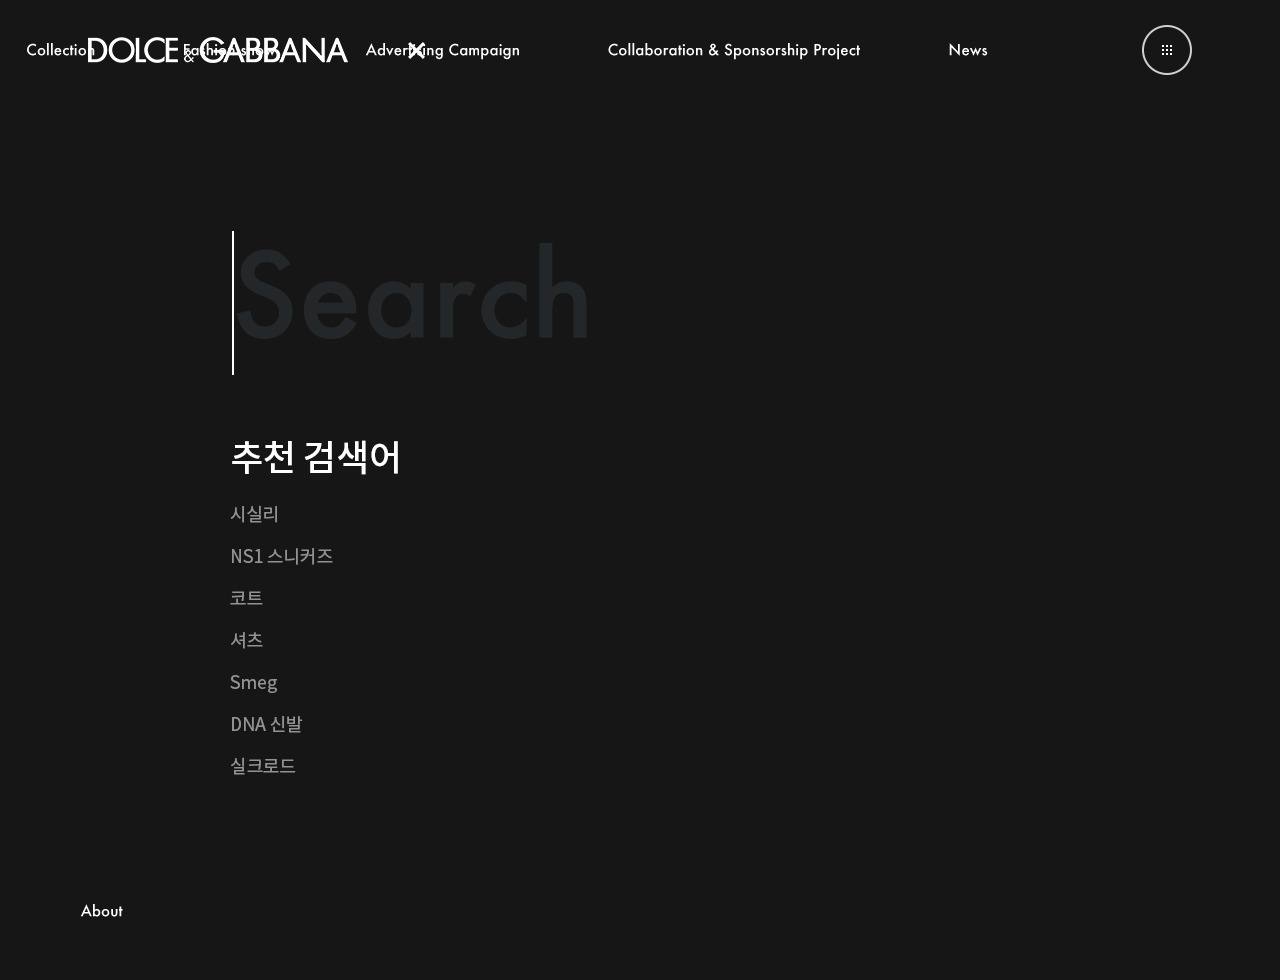
<file: search.html>
<!DOCTYPE html>
<html lang="en">
<head>
    <meta charset="UTF-8">
    <title>Title</title>
    <link rel="stylesheet" href="css/reset.css">
    <link rel="stylesheet" href="css/search.css">

    <script src="js/jquery-1.8.1.min.js"></script>
    <script src="js/jquery.easing.1.3.js"></script>
    <script src="js/jquery.slides.js"></script>
    <script src="js/common.js"></script>
</head>
<body>


<section id="product_popup">
    <div class="dim"></div>
    <div class="bg"><img src="images/product/product_bg.jpg" alt="배경"></div>
    <div class="bg_line"><img src="images/product/product_line.png" alt="배경선"></div>
    <div class="button_close"><a href="#" onclick="goBack()"><img src="images/product/product_button_close.png" alt="닫기버튼"></a></div>


    <article id="product_popup_list_wrap">
        <ul id="product_popup_list_01">
            <li class="font_top"><a><img src="images/product/font_top.png" alt="탑"></a></li>
            <li class="font_pants"><a><img src="images/product/font_pants.png" alt="팬츠"></a></li>
            <li class="font_skirt"><a><img src="images/product/font_skirt.png" alt="스커트"></a></li>
            <li class="font_dress"><a><img src="images/product/font_dress.png" alt="드레스"></a></li>
            <li class="font_jacket"><a><img src="images/product/font_jacket.png" alt="자켓"></a></li>
        </ul>

        <ul id="product_popup_list_02">
            <li class="font_bag"><a><img src="images/product/font_bag.png" alt="백"></a></li>
            <li class="font_shoes"><a><img src="images/product/font_shoes.png" alt="신발"></a></li>
            <li class="font_watch"><a><img src="images/product/font_watch.png" alt="시계"></a></li>
            <li class="font_perfume"><a><img src="images/product/font_perfume.png" alt="향수"></a></li>
        </ul>


        <ul id="product_popup_list_03">
            <li class="font_cosmetics"><a><img src="images/product/font_cosmetics.png" alt="화장품"></a></li>
            <li class="font_accessories"><a href="sub_product_details.html"><img src="images/product/font_accessories.png" alt="악세사리"></a></li>
        </ul>
    </article>
</section><!--product_popup end-->



<header id="header">
    <article class="inner">
        <div class="menu_bg"></div>
        <h1><a href="index.html"><img src="images/common/gnb/logo.png" alt="로고"></a></h1>

        <ul class="gnb clearfix">
            <li class="dropdown">
                <a class="effect-underline" href="sub_collection.html">
                    <img class="dropbtn" src="images/common/gnb/font_collection.png" alt="컬랙션">
                </a>
                <div class="dropdown-content">
                    <a>Tropical Rose</a>
                    <a href="sub_collection_details.html">Blooming</a>
                    <a>Christmas</a>
                    <a>DNA</a>
                    <a>Summer Vanitas</a>
                    <a>Christmas</a>
                    <a>King’s Age</a>
                </div>
            </li>

            <li class="dropdown">
                <a class="effect-underline" href="sub_fashionshow.html">
                    <img class="dropbtn" src="images/common/gnb/font_fashion_show.png" alt="패션쇼">
                </a>
                <div class="dropdown-content">
                    <a href="sub_fashionshow_details.html">S/S 20 Women</a>
                    <a>S/S 20 Men</a>
                    <a>F/W 20/21 Women</a>
                    <a>F/W 20/21 Men</a>
                </div>
            </li>

            <li class="dropdown">
                <a class="effect-underline" href="sub_advertising_details.html">
                    <img class="dropbtn" src="images/common/gnb/font_advertising.png" alt="광고캠패인">
                </a>
                <div class="dropdown-content">
                    <a>Women</a>
                    <a href="sub_advertising_details.html">Men</a>
                    <a>Children</a>
                </div>
            </li>

            <li class="dropdown">
                <a class="effect-underline" href="sub_project.html">
                    <img class="dropbtn" src="images/common/gnb/font_project.png" alt="프로젝트">
                </a>
                <div class="dropdown-content">
                    <a href="sub_project.html">Amore for Scientific Research</a>
                    <a>DG for Smeg</a>
                    <a>Donnafugata giving life to Rosa</a>
                    <a>The Silk Road</a>
                </div>
            </li>

            <li><a class="effect-underline" href="sub_news.html"><img src="images/common/gnb/font_news.png" alt="뉴스"></a></li>
        </ul>


        <ul class="gnb_2 clearfix">
            <li><a href="sub_about.html"><img src="images/common/gnb/font_about.png" alt="어바웃"></a></li>
        </ul>


        <ul class="link clearfix">
            <li><a href="#"><img src="images/common/gnb/button_product.png" alt="제품"></a></li>
        </ul>

        <div class="search_x">
            <a href="#" onclick="goBack()"><img src="images/common/gnb/icon_search_x.png" alt="검색"></a>
        </div>
    </article>
</header>



<section id="search">
        <div class="background"></div>
</section><!--search end-->









</body>
</html>
</file>
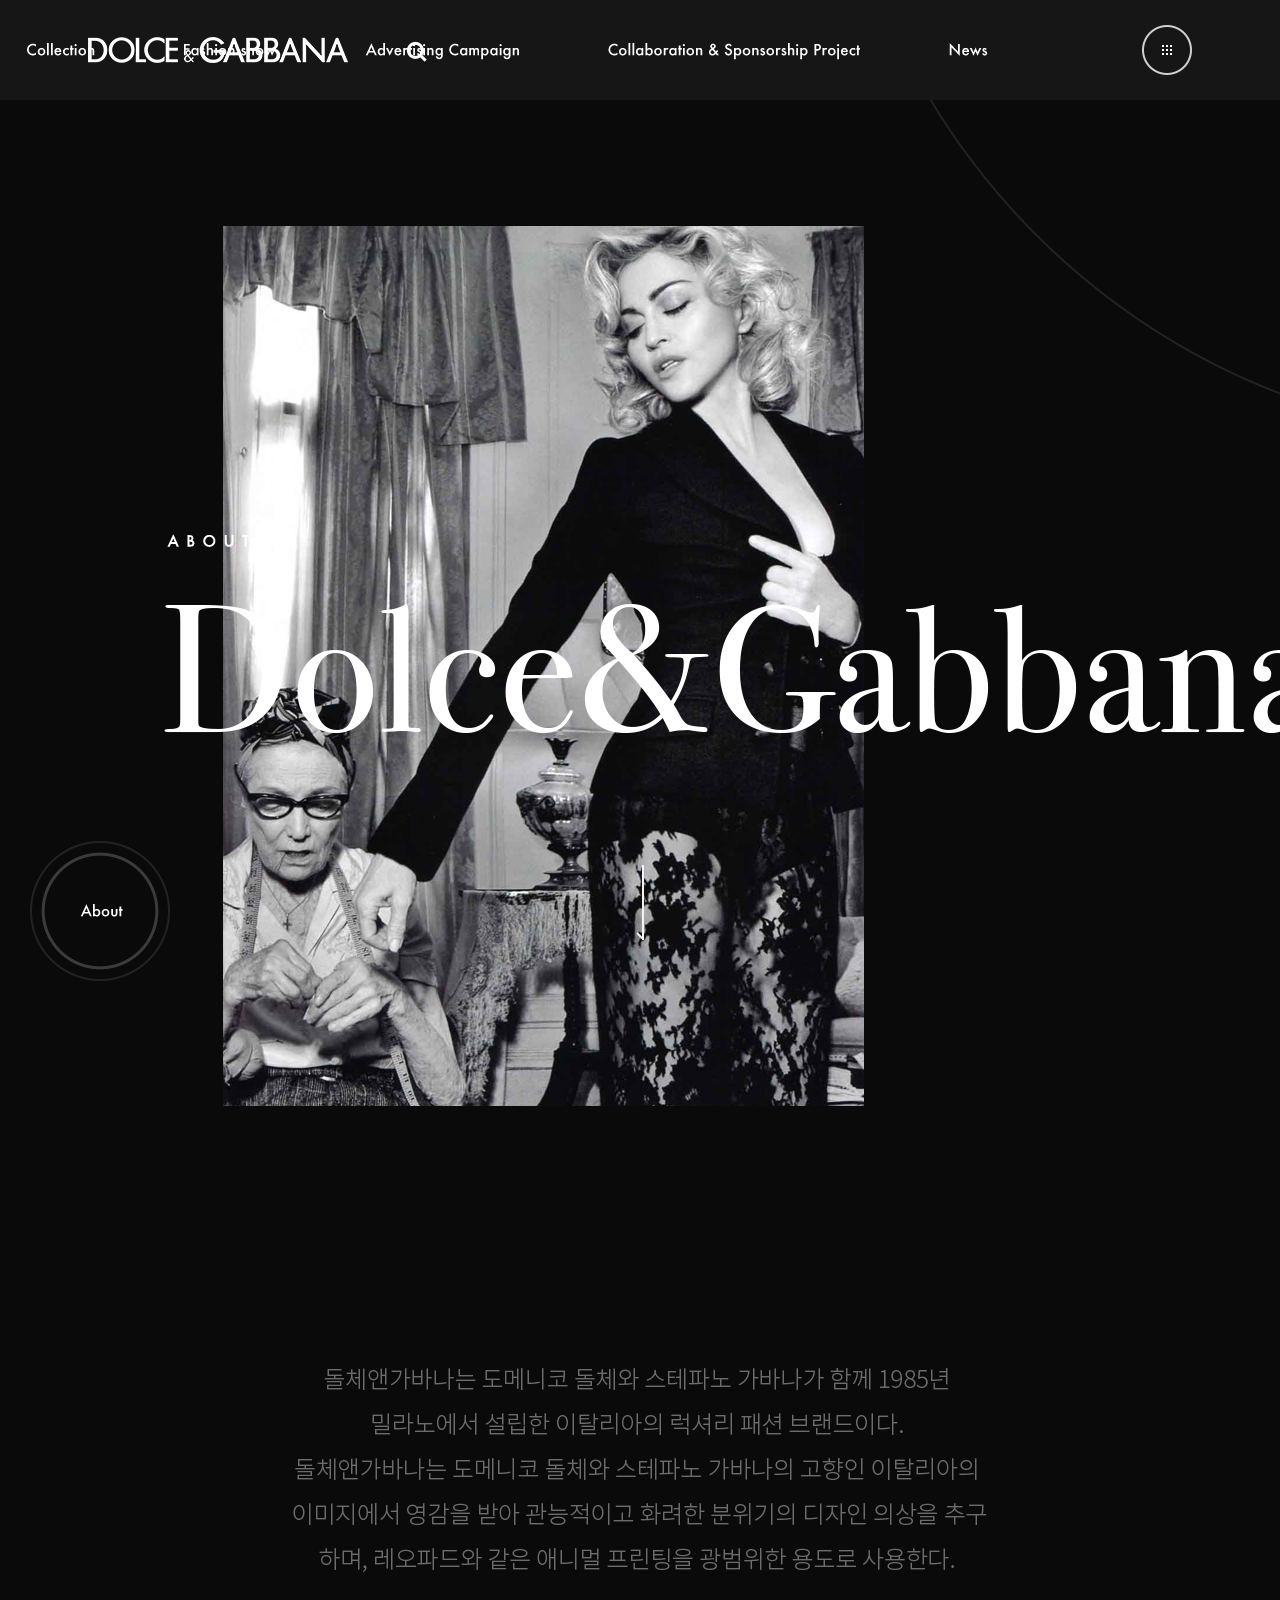
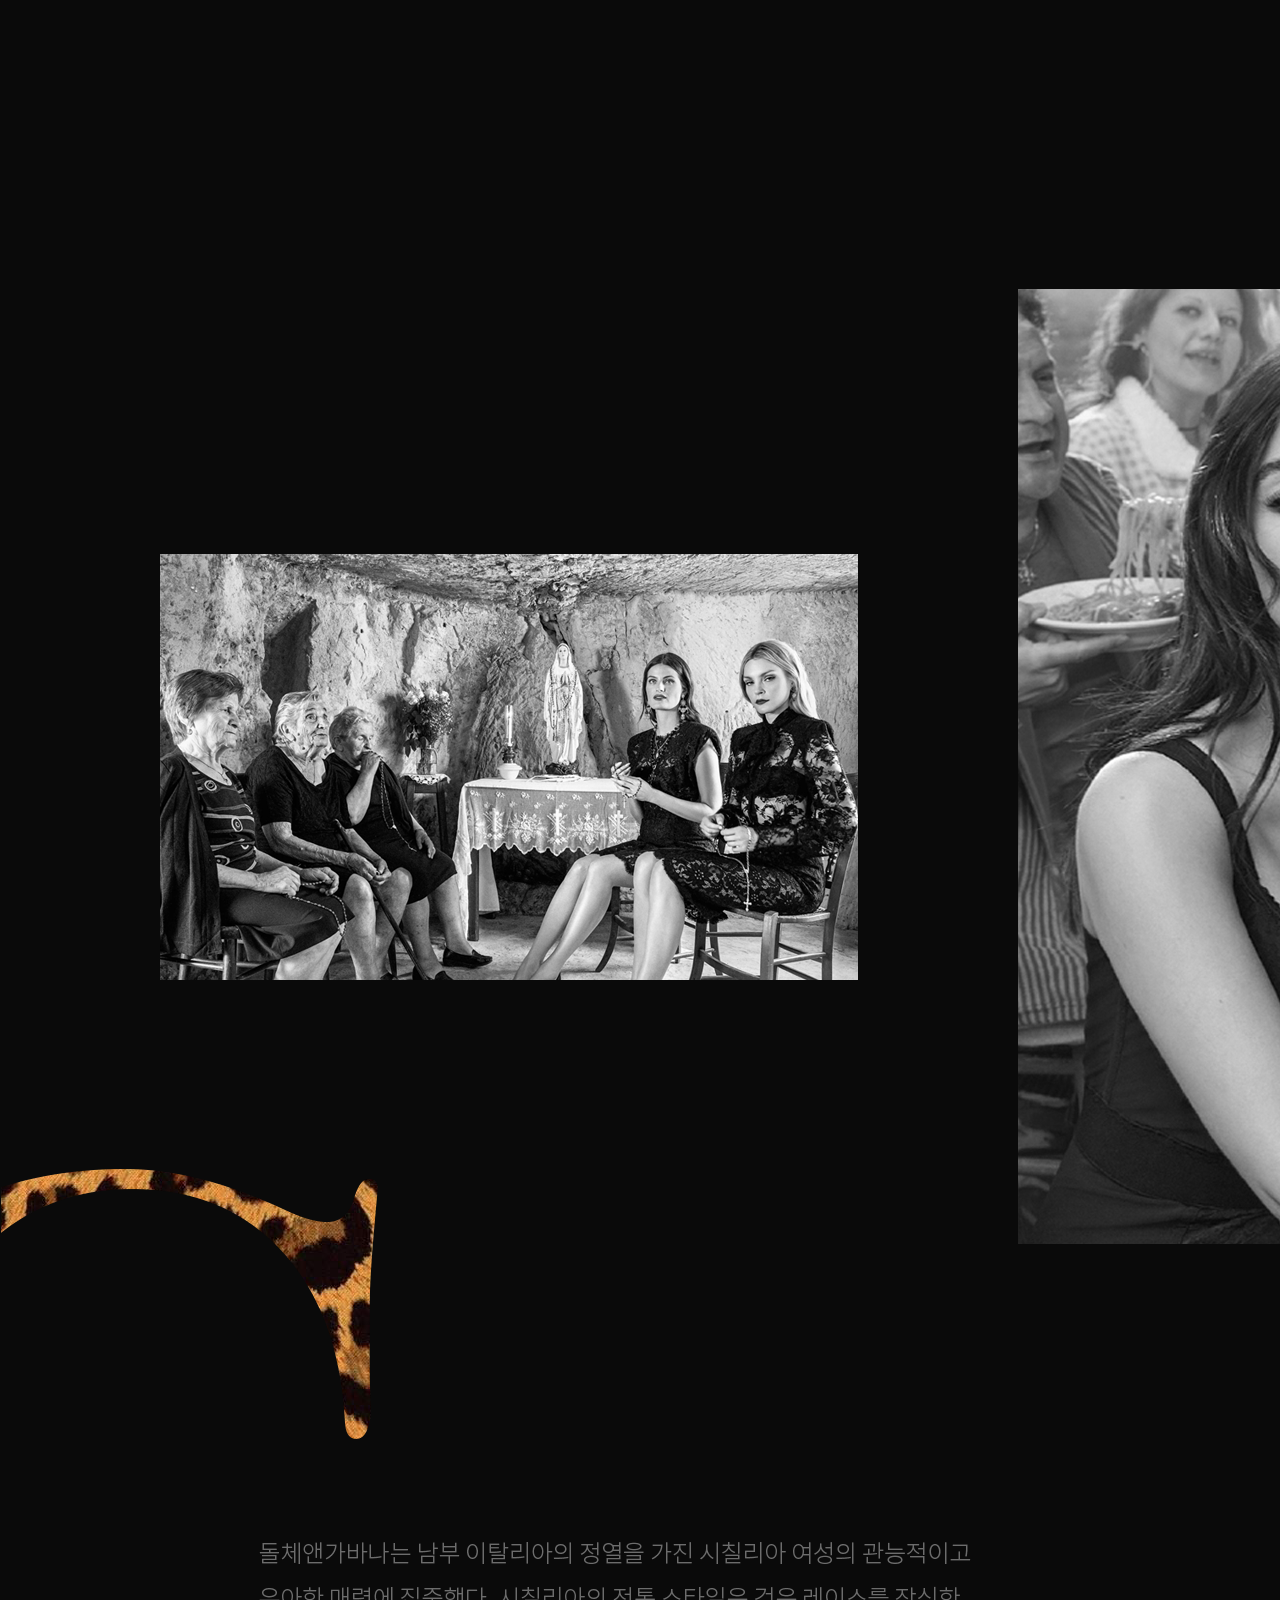
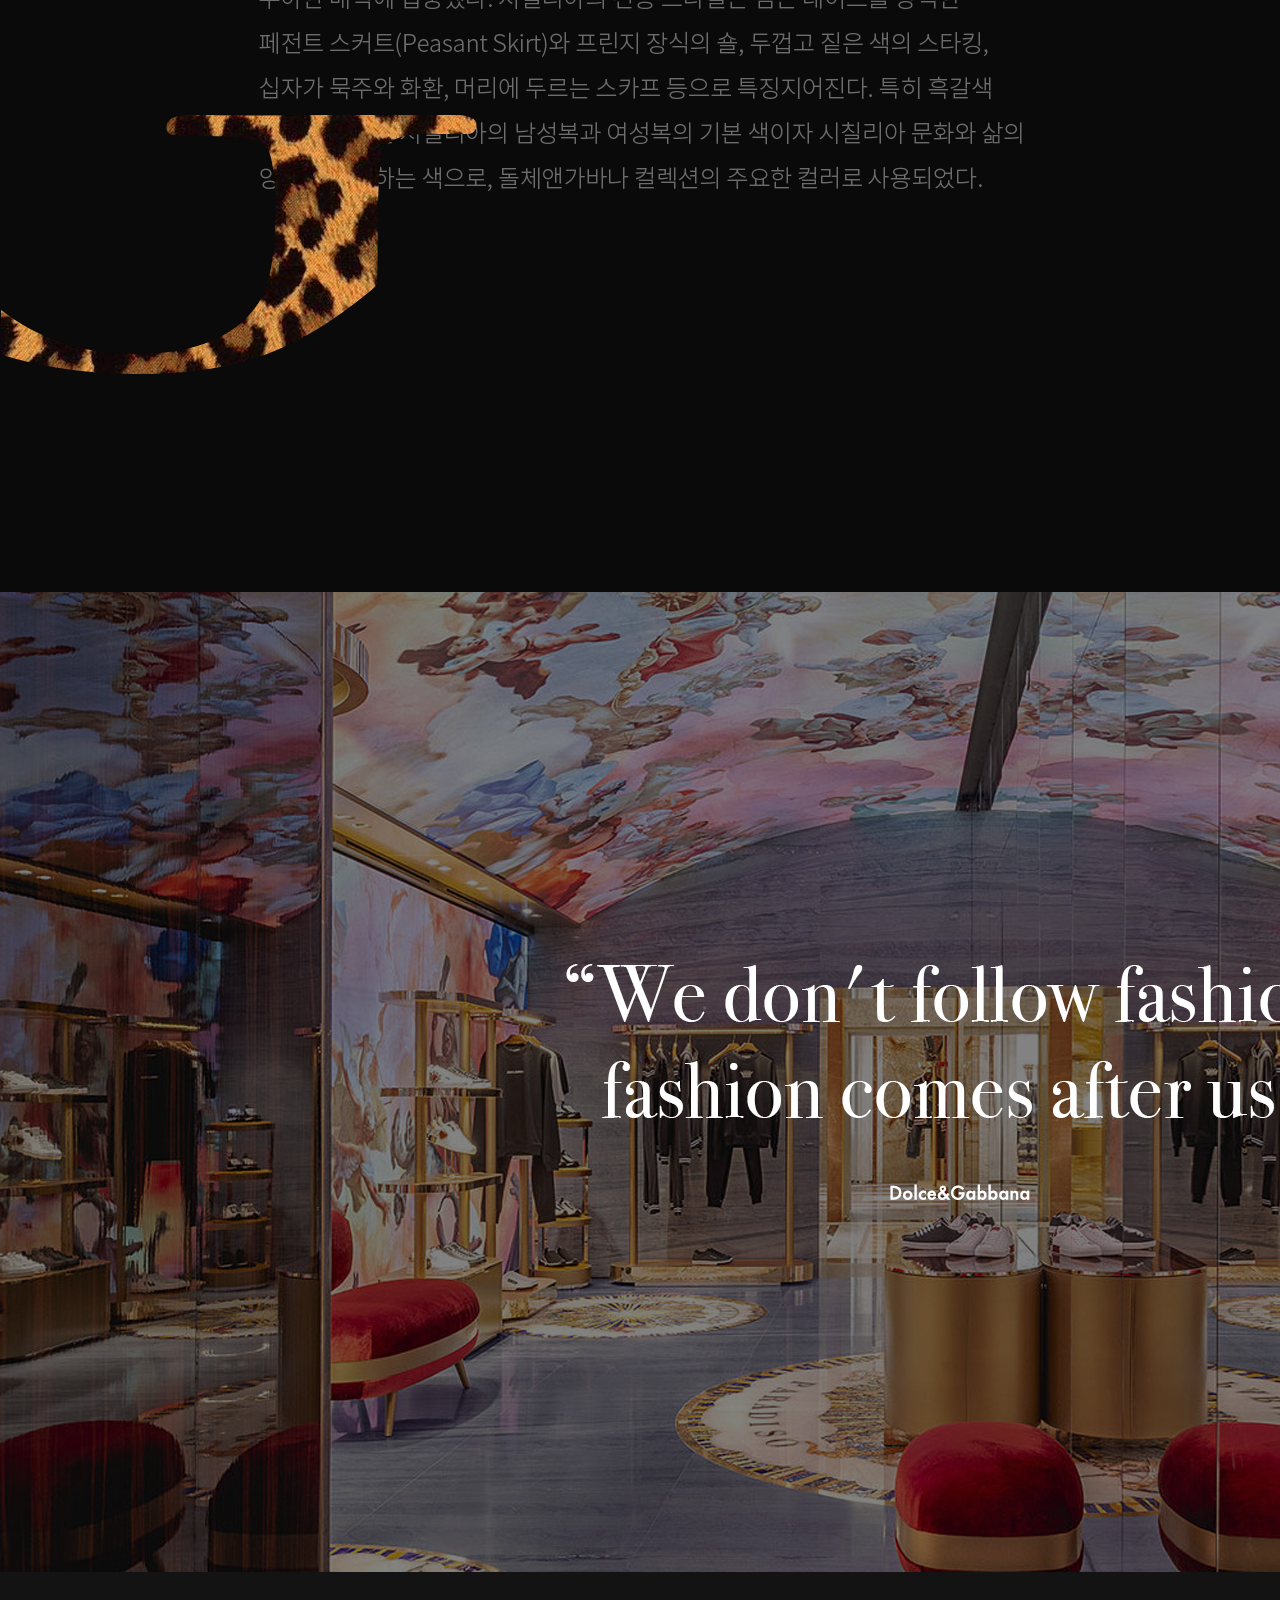
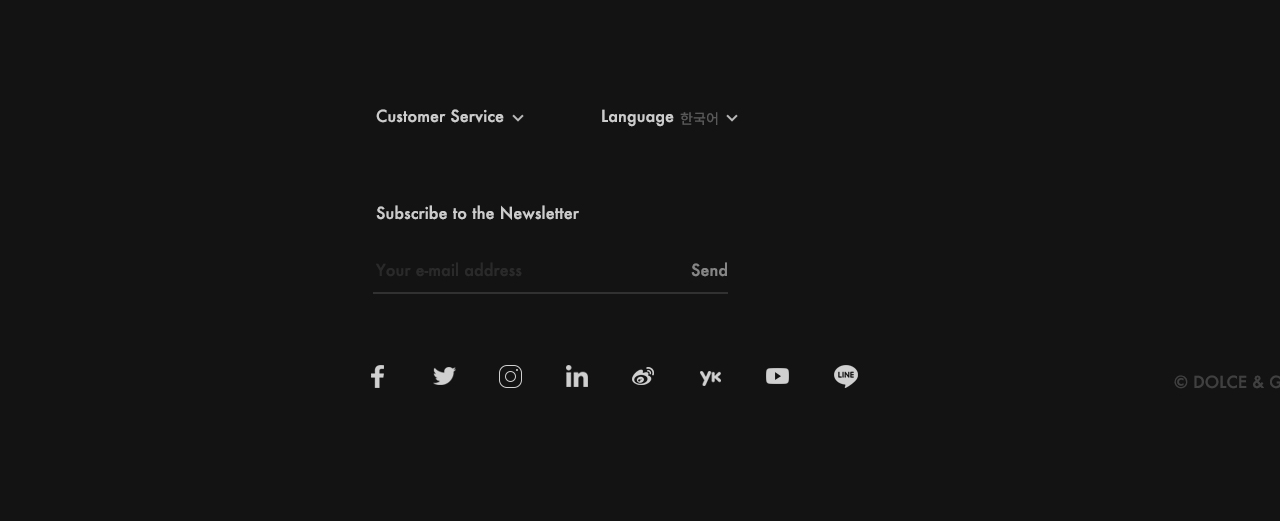
<file: sub_about.html>
<!DOCTYPE html>
<html lang="en">
<head>
    <meta charset="UTF-8">
    <title>about</title>
    <link rel="stylesheet" href="css/reset.css">
    <link rel="stylesheet" href="css/sub_about.css">

    <script src="js/jquery-1.8.1.min.js"></script>
    <script src="js/jquery.easing.1.3.js"></script>
    <script src="js/jquery.slides.js"></script>
    <script src="js/common.js"></script>

</head>
<body>


<section id="product_popup">
    <div class="dim"></div>
    <div class="bg"><img src="images/product/product_bg.jpg" alt="배경"></div>
    <div class="bg_line"><img src="images/product/product_line.png" alt="배경선"></div>
    <div class="button_close"><a href="#" onclick="goBack()"><img src="images/product/product_button_close.png" alt="닫기버튼"></a></div>


    <article id="product_popup_list_wrap">
        <ul id="product_popup_list_01">
            <li class="font_top"><a><img src="images/product/font_top.png" alt="탑"></a></li>
            <li class="font_pants"><a><img src="images/product/font_pants.png" alt="팬츠"></a></li>
            <li class="font_skirt"><a><img src="images/product/font_skirt.png" alt="스커트"></a></li>
            <li class="font_dress"><a><img src="images/product/font_dress.png" alt="드레스"></a></li>
            <li class="font_jacket"><a><img src="images/product/font_jacket.png" alt="자켓"></a></li>
        </ul>

        <ul id="product_popup_list_02">
            <li class="font_bag"><a><img src="images/product/font_bag.png" alt="백"></a></li>
            <li class="font_shoes"><a><img src="images/product/font_shoes.png" alt="신발"></a></li>
            <li class="font_watch"><a><img src="images/product/font_watch.png" alt="시계"></a></li>
            <li class="font_perfume"><a><img src="images/product/font_perfume.png" alt="향수"></a></li>
        </ul>


        <ul id="product_popup_list_03">
            <li class="font_cosmetics"><a><img src="images/product/font_cosmetics.png" alt="화장품"></a></li>
            <li class="font_accessories"><a href="sub_product_details.html"><img src="images/product/font_accessories.png" alt="악세사리"></a></li>
        </ul>
    </article>
</section><!--product_popup end-->


<header id="header">
    <article class="inner">
        <div class="menu_bg"></div>
        <h1><a href="index.html"><img src="images/common/gnb/logo.png" alt="로고"></a></h1>

        <ul class="gnb clearfix">
            <li class="dropdown">
                <a class="effect-underline" href="sub_collection.html">
                    <img class="dropbtn" src="images/common/gnb/font_collection.png" alt="컬랙션">
                </a>
                <div class="dropdown-content">
                    <a>Tropical Rose</a>
                    <a href="sub_collection_details.html">Blooming</a>
                    <a>Christmas</a>
                    <a>DNA</a>
                    <a>Summer Vanitas</a>
                    <a>Christmas</a>
                    <a>King’s Age</a>
                </div>
            </li>

            <li class="dropdown">
                <a class="effect-underline" href="sub_fashionshow.html">
                    <img class="dropbtn" src="images/common/gnb/font_fashion_show.png" alt="패션쇼">
                </a>
                <div class="dropdown-content">
                    <a href="sub_fashionshow_details.html">S/S 20 Women</a>
                    <a>S/S 20 Men</a>
                    <a>F/W 20/21 Women</a>
                    <a>F/W 20/21 Men</a>
                </div>
            </li>

            <li class="dropdown">
                <a class="effect-underline" href="sub_advertising_details.html">
                    <img class="dropbtn" src="images/common/gnb/font_advertising.png" alt="광고캠패인">
                </a>
                <div class="dropdown-content">
                    <a>Women</a>
                    <a href="sub_advertising_details.html">Men</a>
                    <a>Children</a>
                </div>
            </li>

            <li class="dropdown">
                <a class="effect-underline" href="sub_project.html">
                    <img class="dropbtn" src="images/common/gnb/font_project.png" alt="프로젝트">
                </a>
                <div class="dropdown-content">
                    <a href="sub_project.html">Amore for Scientific Research</a>
                    <a>DG for Smeg</a>
                    <a>Donnafugata giving life to Rosa</a>
                    <a>The Silk Road</a>
                </div>
            </li>

            <li><a class="effect-underline" href="sub_news.html"><img src="images/common/gnb/font_news.png" alt="뉴스"></a></li>
        </ul>


        <ul class="gnb_2 clearfix">
            <li><a href="#"><img src="images/common/gnb/font_about.png" alt="어바웃"></a></li>
        </ul>

        <div class="gnb_2_menu"><img src="images/about/about_on.png" alt="메뉴어바웃원"></div>

        <ul class="link clearfix">
            <li><a href="#"><img src="images/common/gnb/button_product.png" alt="제품"></a></li>
        </ul>

        <div class="search">
            <a href="search.html"><img src="images/common/gnb/icon_search.png" alt="검색"></a>
        </div>
    </article>

    <div class="arrow"><img src="images/common/arrow.png" alt=""></div>
</header><!--header end-->



<section id="about">
    <div class="background"><img src="images/about/bg_line.png" alt="배경선"></div>

    <div class="about_description_01"><img src="images/about/about_description_01.png" alt="설명_01"></div>
    <div class="about_description_02"><img src="images/about/about_description_02.png" alt="설명_02"></div>

    <article id="top">
        <div class="top_image"><img src="images/about/top_image.jpg" alt="상단이미지"></div>
        <div class="about_title"><img src="images/about/about_title.png" alt="타이틀"></div>
    </article>

    <div class="about_images">
        <!--이미지 / 가로로 이동-->
        <img src="images/about/image_01.png" alt="이미지_01">
        <img src="images/about/image_01.png" alt="이미지_01">
    </div>



    <div class="g"><img src="images/about/image_g.png" alt="g"></div>
    
    <div class="bottom_image"><img src="images/about/bottom_image.jpg" alt="하단이미지"></div>
</section><!--about end-->




<section id="footer">
    <div class="image"><img src="images/common/footer/footer.jpg" alt="푸터"></div>
</section><!--footer end-->





</body>
</html>
</file>
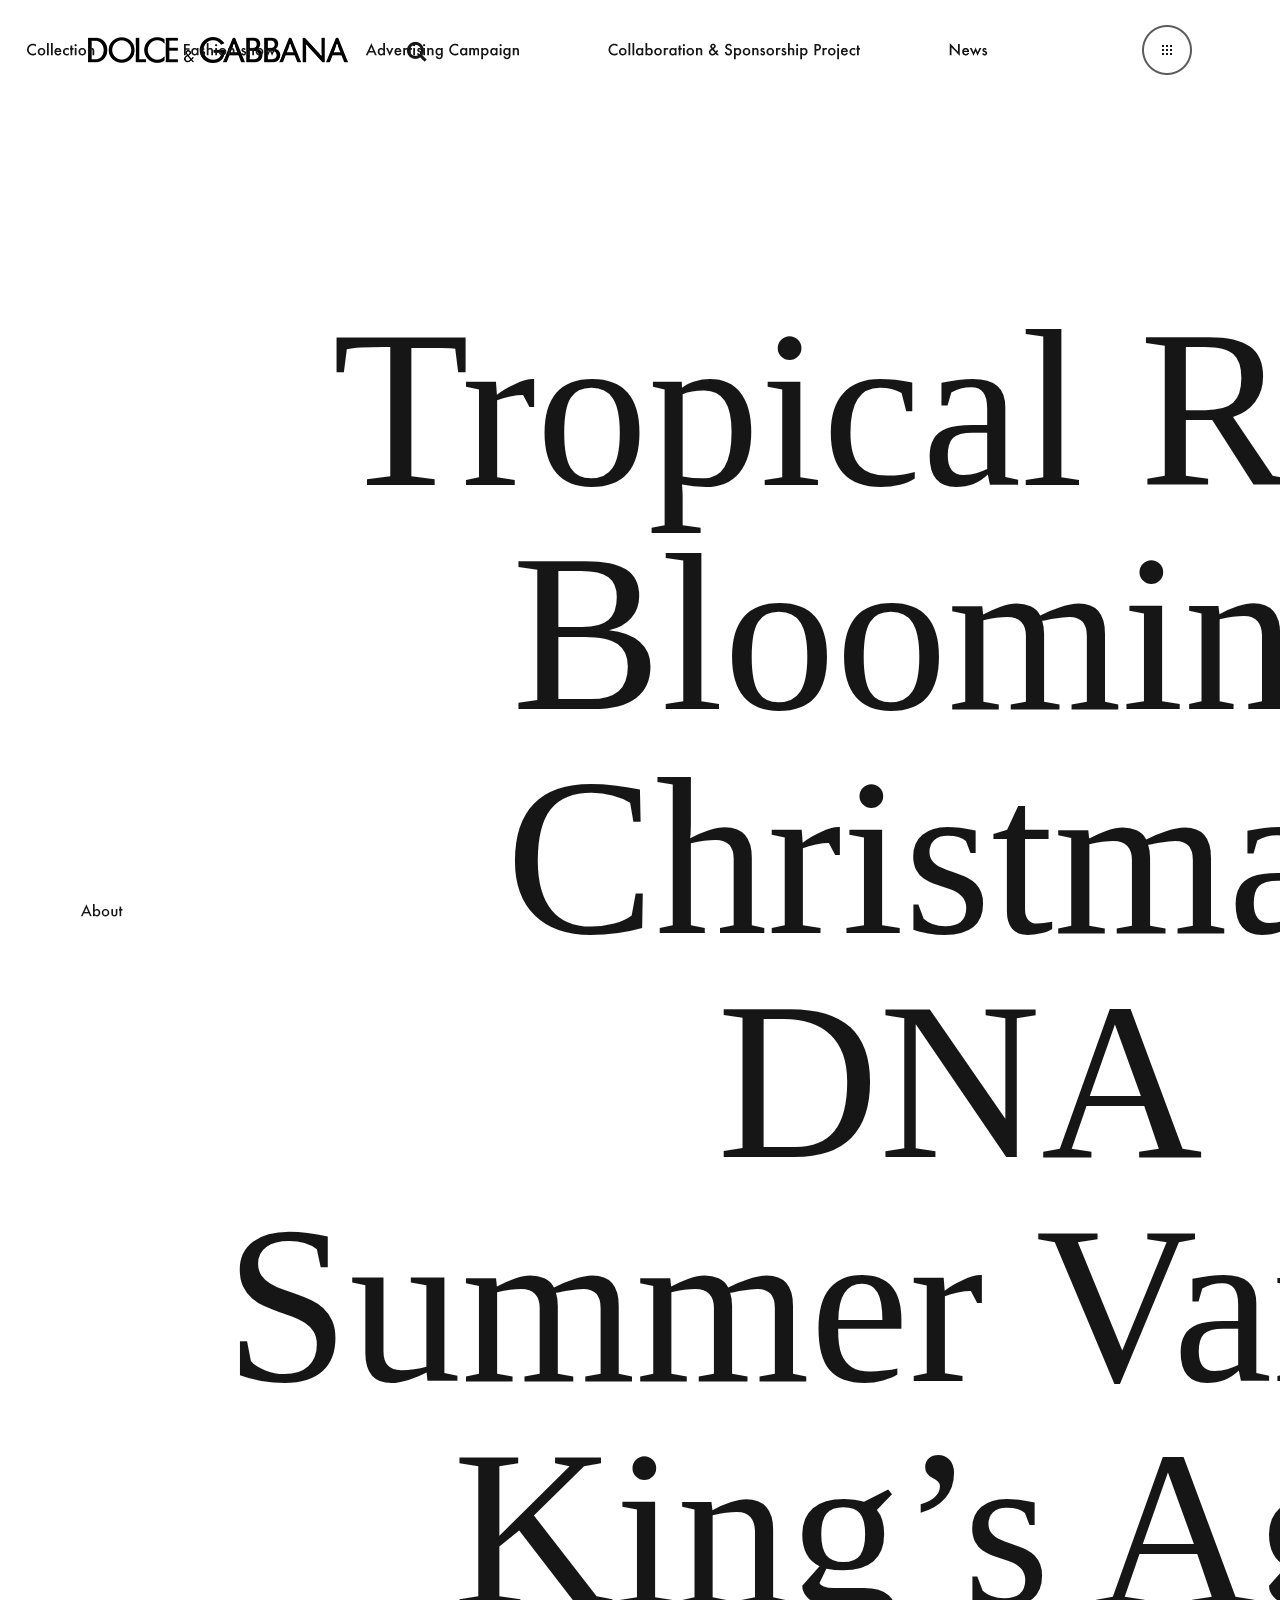
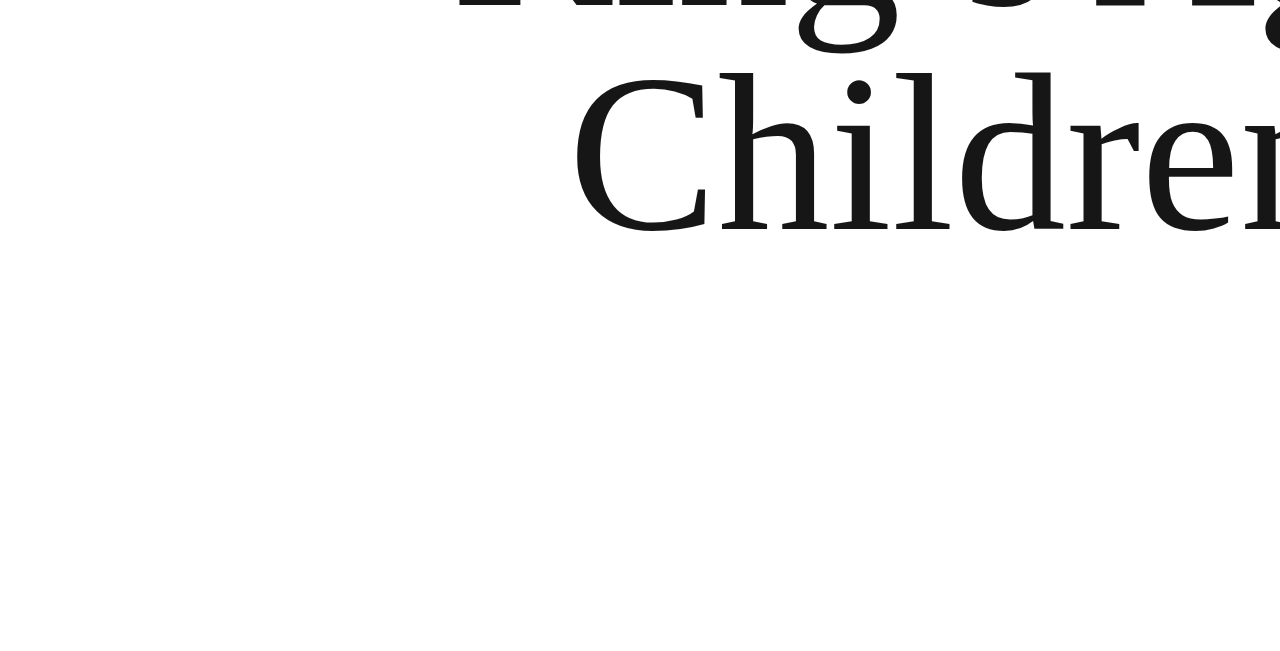
<file: sub_collection.html>
<!DOCTYPE html>
<html lang="en">
<head>
    <meta charset="UTF-8">
    <title>sub_collection</title>
    <link rel="stylesheet" href="css/reset.css">
    <link rel="stylesheet" href="css/sub_collection.css">

    <script src="js/jquery-1.8.1.min.js"></script>
    <script src="js/jquery.easing.1.3.js"></script>
    <script src="js/jquery.slides.js"></script>
    <script src="js/common.js"></script>
</head>
<body>



<section id="product_popup">
    <div class="dim"></div>
    <div class="bg"><img src="images/product/product_bg.jpg" alt="배경"></div>
    <div class="bg_line"><img src="images/product/product_line.png" alt="배경선"></div>
    <div class="button_close"><a href="#" onclick="goBack()"><img src="images/product/product_button_close.png" alt="닫기버튼"></a></div>


    <article id="product_popup_list_wrap">
        <ul id="product_popup_list_01">
            <li class="font_top"><a><img src="images/product/font_top.png" alt="탑"></a></li>
            <li class="font_pants"><a><img src="images/product/font_pants.png" alt="팬츠"></a></li>
            <li class="font_skirt"><a><img src="images/product/font_skirt.png" alt="스커트"></a></li>
            <li class="font_dress"><a><img src="images/product/font_dress.png" alt="드레스"></a></li>
            <li class="font_jacket"><a><img src="images/product/font_jacket.png" alt="자켓"></a></li>
        </ul>

        <ul id="product_popup_list_02">
            <li class="font_bag"><a><img src="images/product/font_bag.png" alt="백"></a></li>
            <li class="font_shoes"><a><img src="images/product/font_shoes.png" alt="신발"></a></li>
            <li class="font_watch"><a><img src="images/product/font_watch.png" alt="시계"></a></li>
            <li class="font_perfume"><a><img src="images/product/font_perfume.png" alt="향수"></a></li>
        </ul>


        <ul id="product_popup_list_03">
            <li class="font_cosmetics"><a><img src="images/product/font_cosmetics.png" alt="화장품"></a></li>
            <li class="font_accessories"><a href="sub_product_details.html"><img src="images/product/font_accessories.png" alt="악세사리"></a></li>
        </ul>
    </article>
</section><!--product_popup end-->




<header id="header">
    <article class="inner">
        <div class="menu_bg"></div>
        <h1><a href="index.html"><img src="images/common/gnb_w/logo.png" alt="로고"></a></h1>

        <ul class="gnb_w clearfix">
            <li class="dropdown">
                <a class="effect-underline" href="sub_collection.html">
                    <img class="dropbtn" src="images/common/gnb_w/font_collection.png" alt="컬랙션">
                </a>
                <div class="dropdown-content">
                    <a>Tropical Rose</a>
                    <a href="sub_collection_details.html">Blooming</a>
                    <a>Christmas</a>
                    <a>DNA</a>
                    <a>Summer Vanitas</a>
                    <a>Christmas</a>
                    <a>King’s Age</a>
                </div>
            </li>

            <li class="dropdown">
                <a class="effect-underline" href="sub_fashionshow.html">
                    <img class="dropbtn" src="images/common/gnb_w/font_fashion_show.png" alt="패션쇼">
                </a>
                <div class="dropdown-content">
                    <a href="sub_fashionshow_details.html">S/S 20 Women</a>
                    <a>S/S 20 Men</a>
                    <a>F/W 20/21 Women</a>
                    <a>F/W 20/21 Men</a>
                </div>
            </li>

            <li class="dropdown">
                <a class="effect-underline" href="sub_advertising_details.html">
                    <img class="dropbtn" src="images/common/gnb_w/font_advertising.png" alt="광고캠패인">
                </a>
                <div class="dropdown-content">
                    <a>Women</a>
                    <a href="sub_advertising_details.html">Men</a>
                    <a>Children</a>
                </div>
            </li>

            <li class="dropdown">
                <a class="effect-underline" href="sub_project.html">
                    <img class="dropbtn" src="images/common/gnb_w/font_project.png" alt="프로젝트">
                </a>
                <div class="dropdown-content">
                    <a href="sub_project.html">Amore for Scientific Research</a>
                    <a>DG for Smeg</a>
                    <a>Donnafugata giving life to Rosa</a>
                    <a>The Silk Road</a>
                </div>
            </li>

            <li><a class="effect-underline" href="sub_news.html"><img src="images/common/gnb_w/font_news.png" alt="뉴스"></a></li>
        </ul>


        <ul class="gnb_2_w clearfix">
            <li><a href="sub_about.html"><img src="images/common/gnb_w/font_about.png" alt="어바웃"></a></li>
        </ul>

        <ul class="link_w clearfix">
            <li><a href="#"><img src="images/common/gnb_w/button_product.png" alt="제품"></a></li>
        </ul>

        <div class="search_w">
            <a href="search.html"><img src="images/common/gnb_w/icon_search.png" alt="검색"></a>
        </div>
    </article>
</header>


<section id="collection">

    <article id="collection_menu_hover">
        <div class="tropical_rose"><img src="images/main/collection/hover_01.png" alt=""></div>
        <div class="blooming"><img src="images/main/collection/hover_02.png" alt=""></div>
        <div class="christmas"><img src="images/main/collection/hover_03.png" alt=""></div>
        <div class="dna"><img src="images/main/collection/hover_04.png" alt=""></div>
        <div class="summer_vanitas"><img src="images/main/collection/hover_05.png" alt=""></div>
        <div class="king_age"><img src="images/main/collection/hover_06.png" alt=""></div>
        <div class="children"><img src="images/main/collection/hover_07.png" alt=""></div>
    </article>

    <article id="collection_menu">
        <div class="tropical_rose"><a>Tropical Rose</a></div>
        <div class="blooming"><a href="sub_collection_details.html">Blooming</a></div>
        <div class="christmas"><a>Christmas</a></div>
        <div class="dna"><a>DNA</a></div>
        <div class="summer_vanitas"><a>Summer Vanitas</a></div>
        <div class="king_age"><a>King’s Age</a></div>
        <div class="children"><a>Children</a></div>
    </article>
</section><!--collection end-->





</body>
</html>
</file>
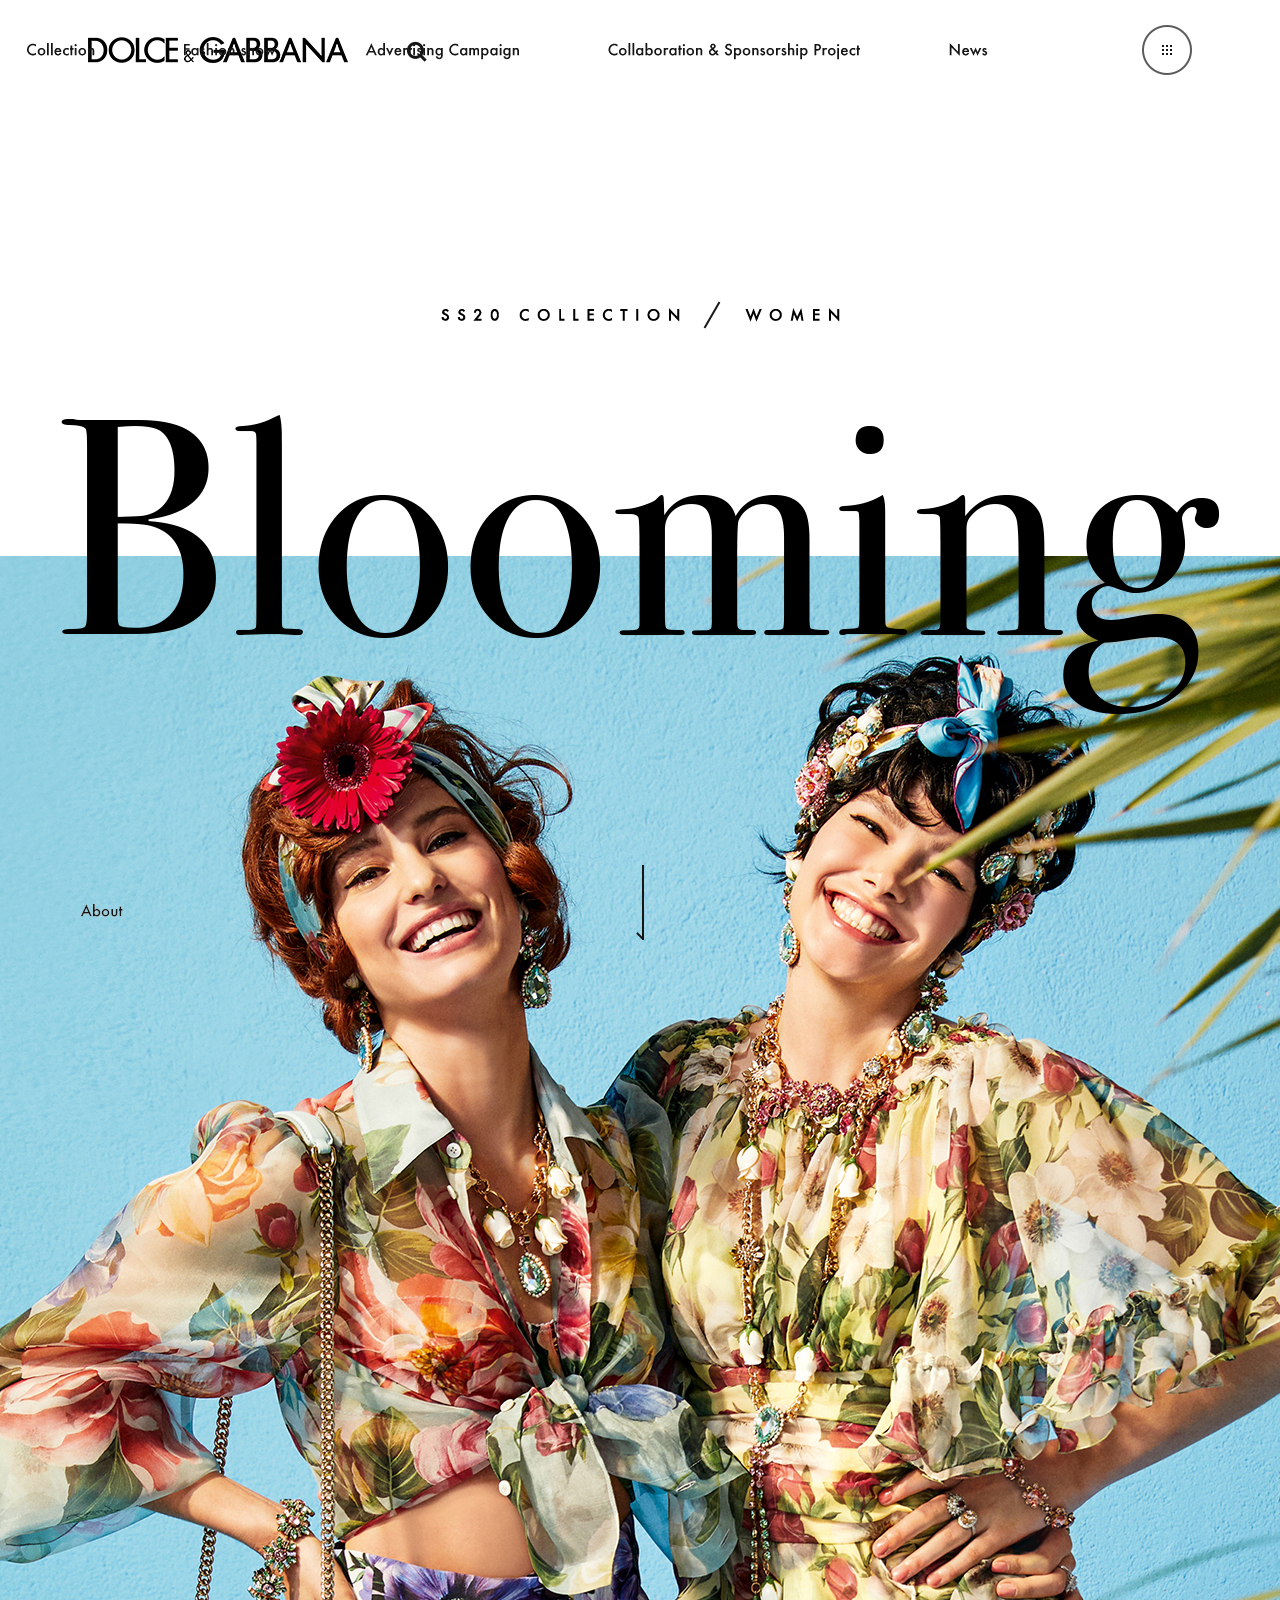
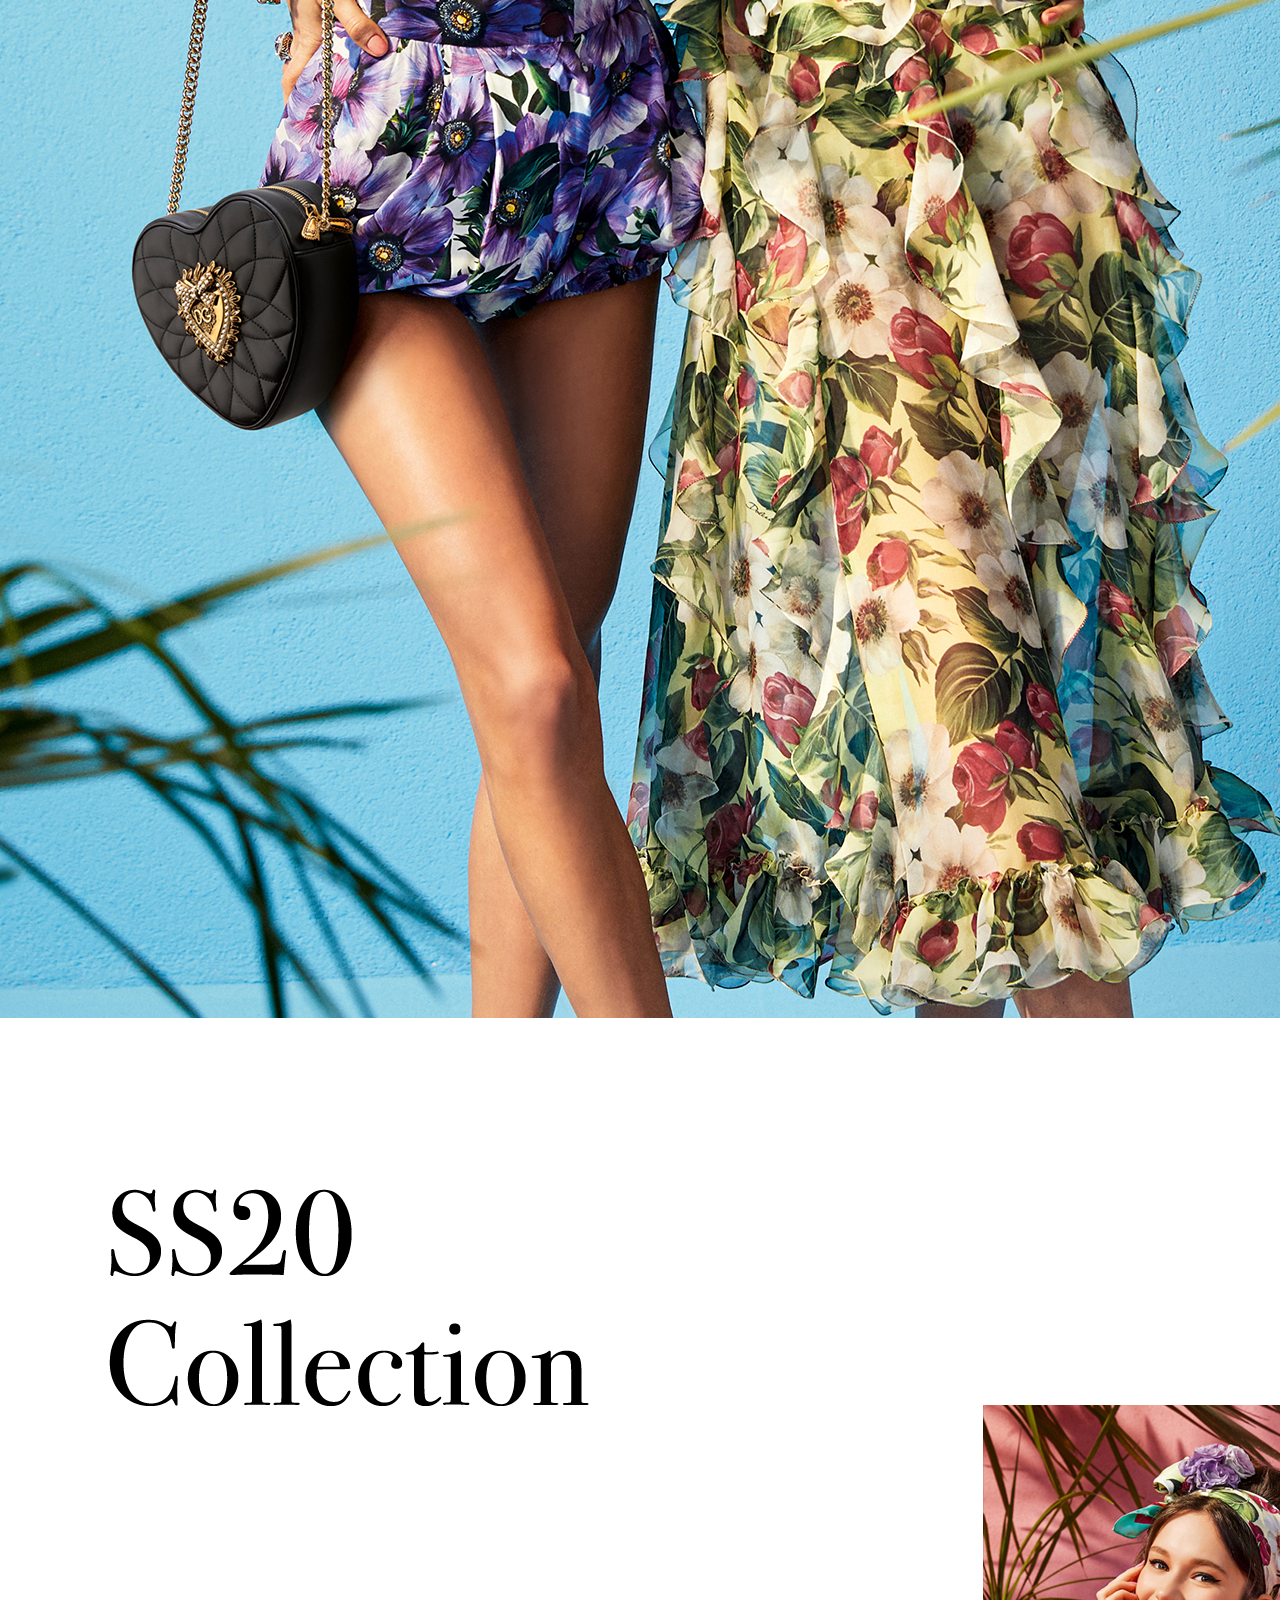
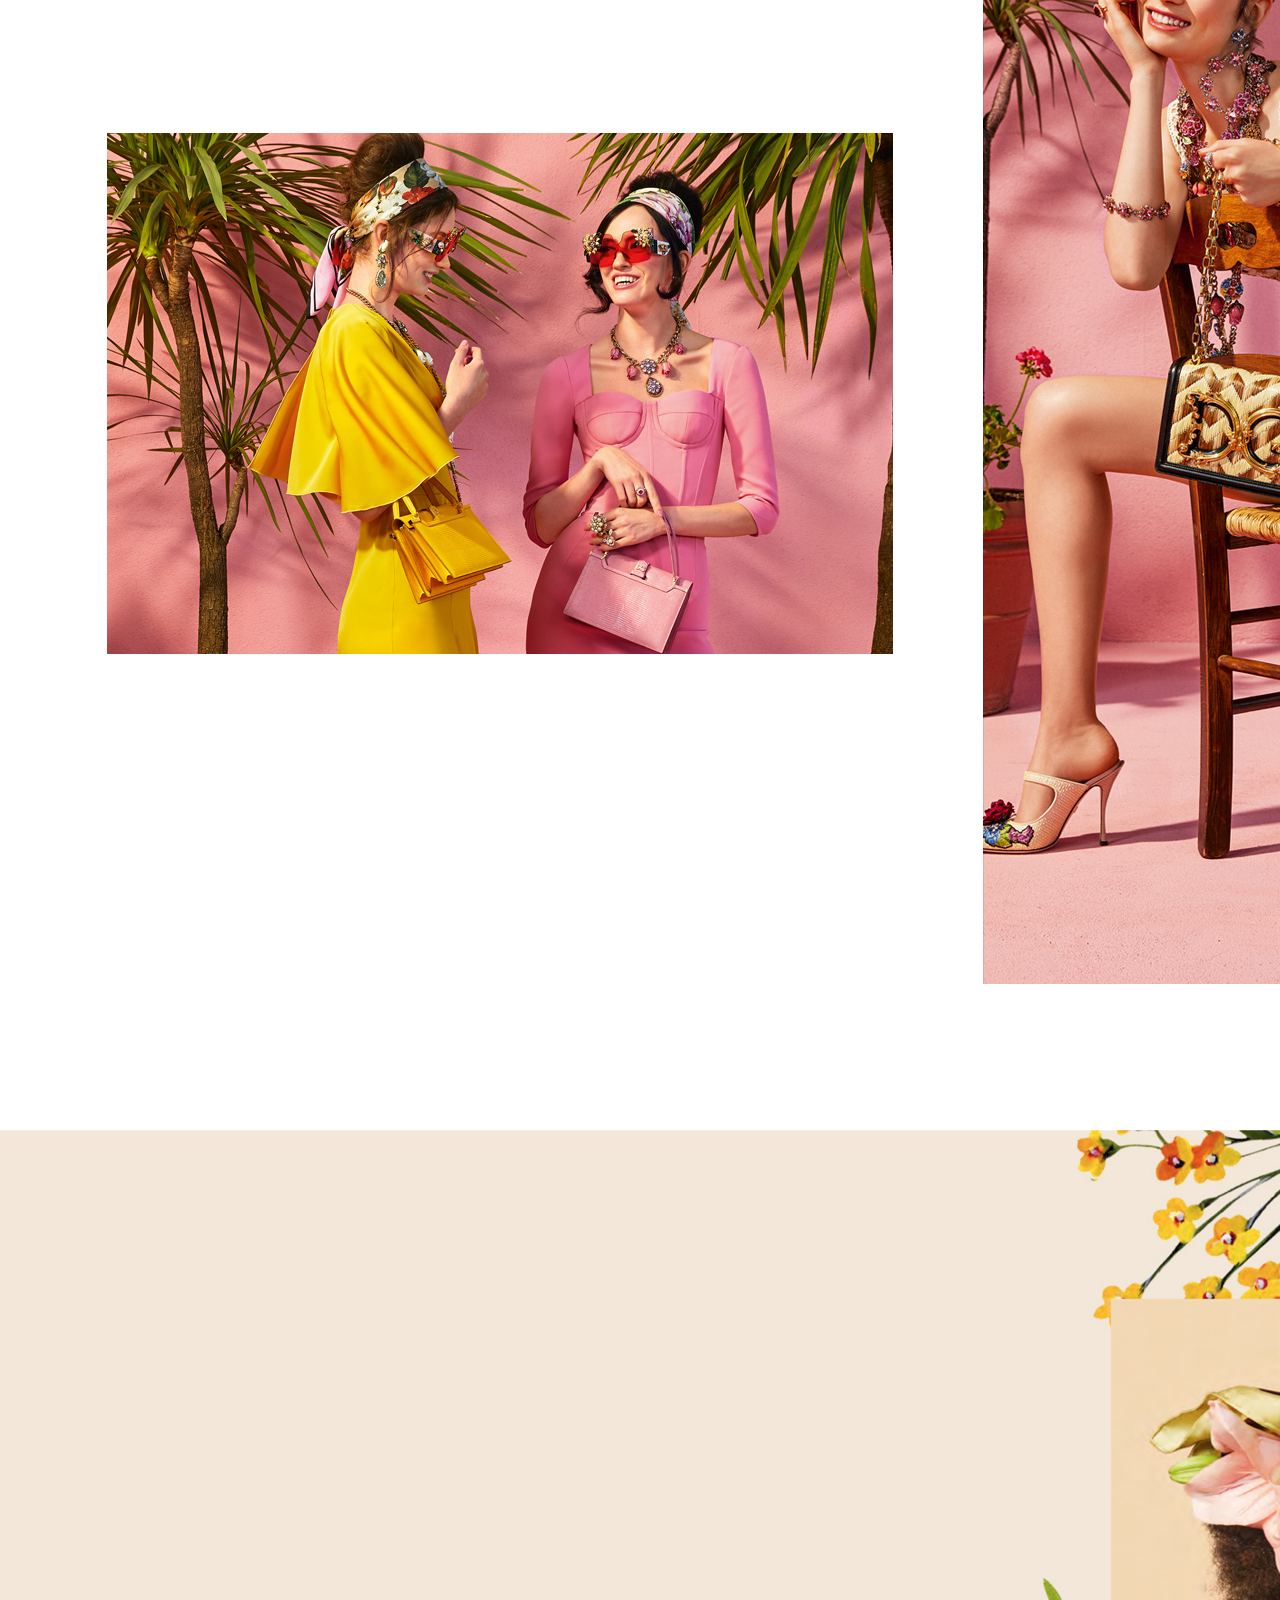
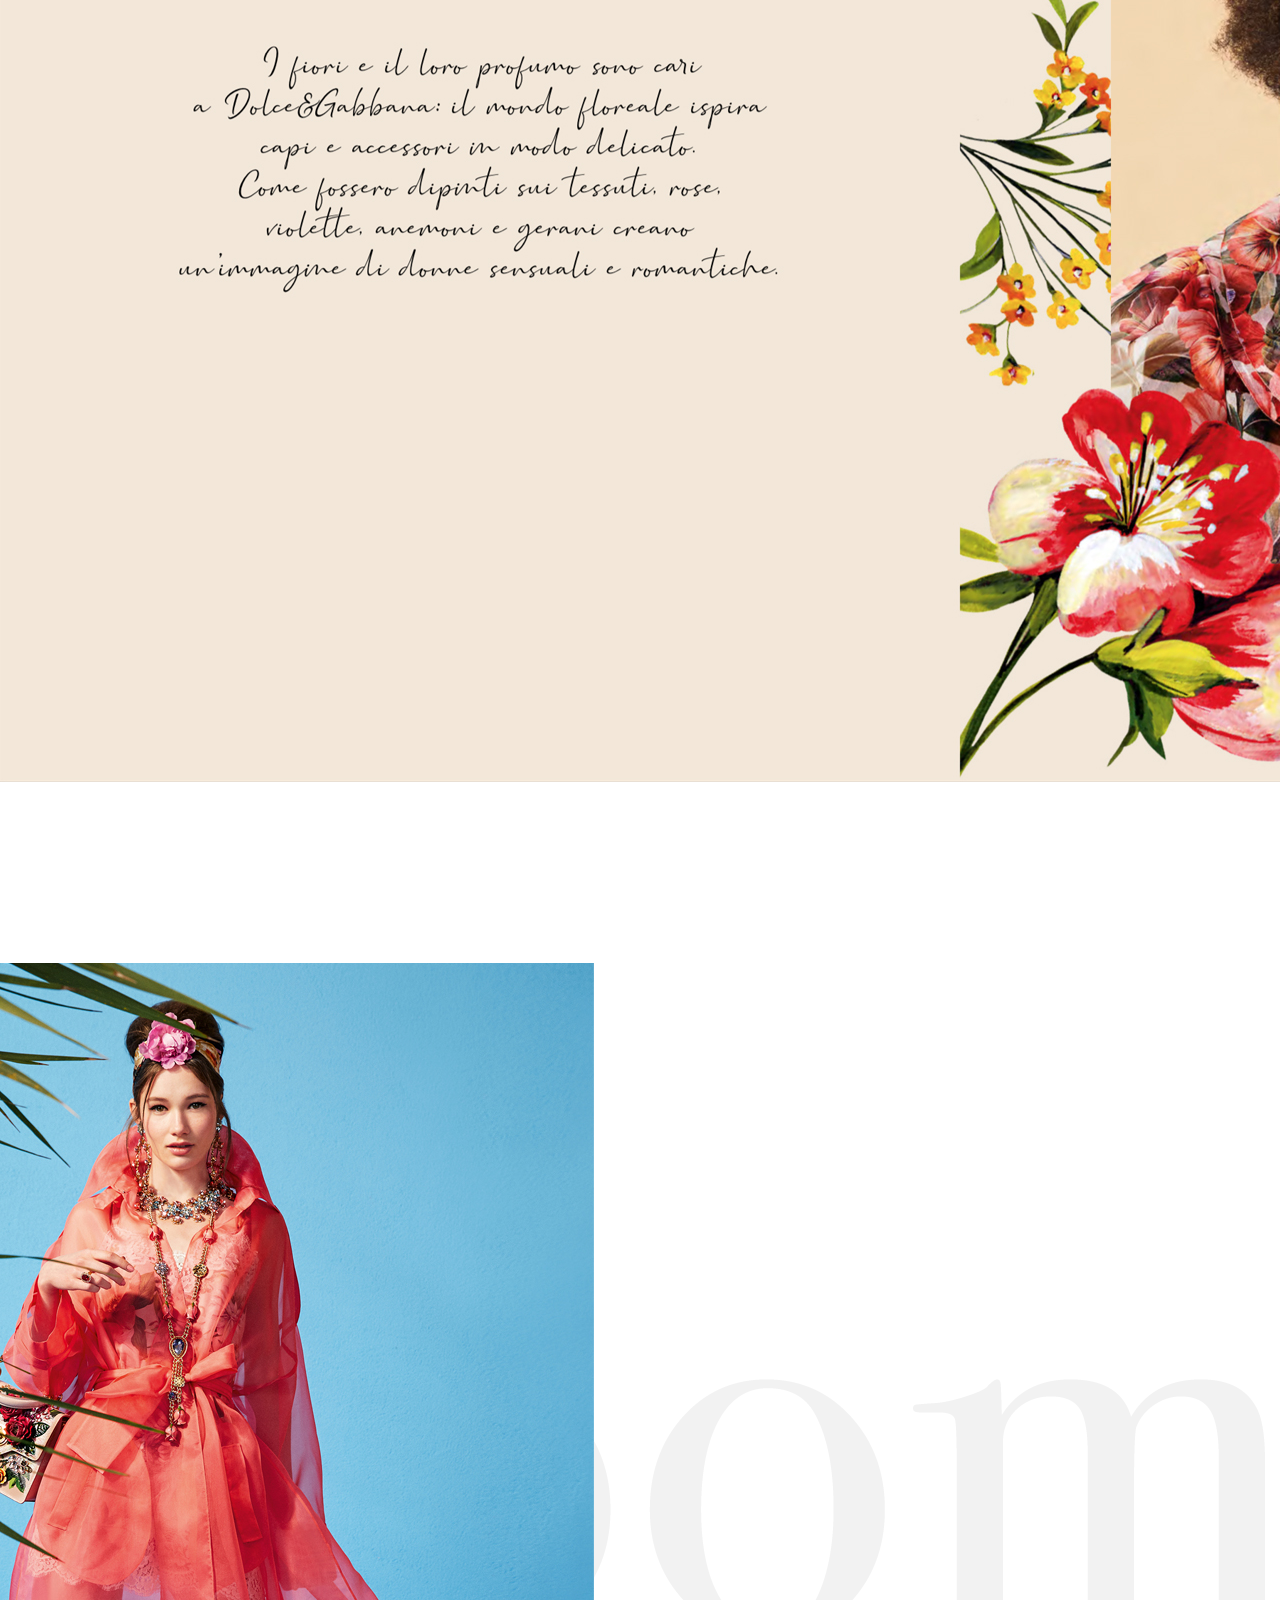
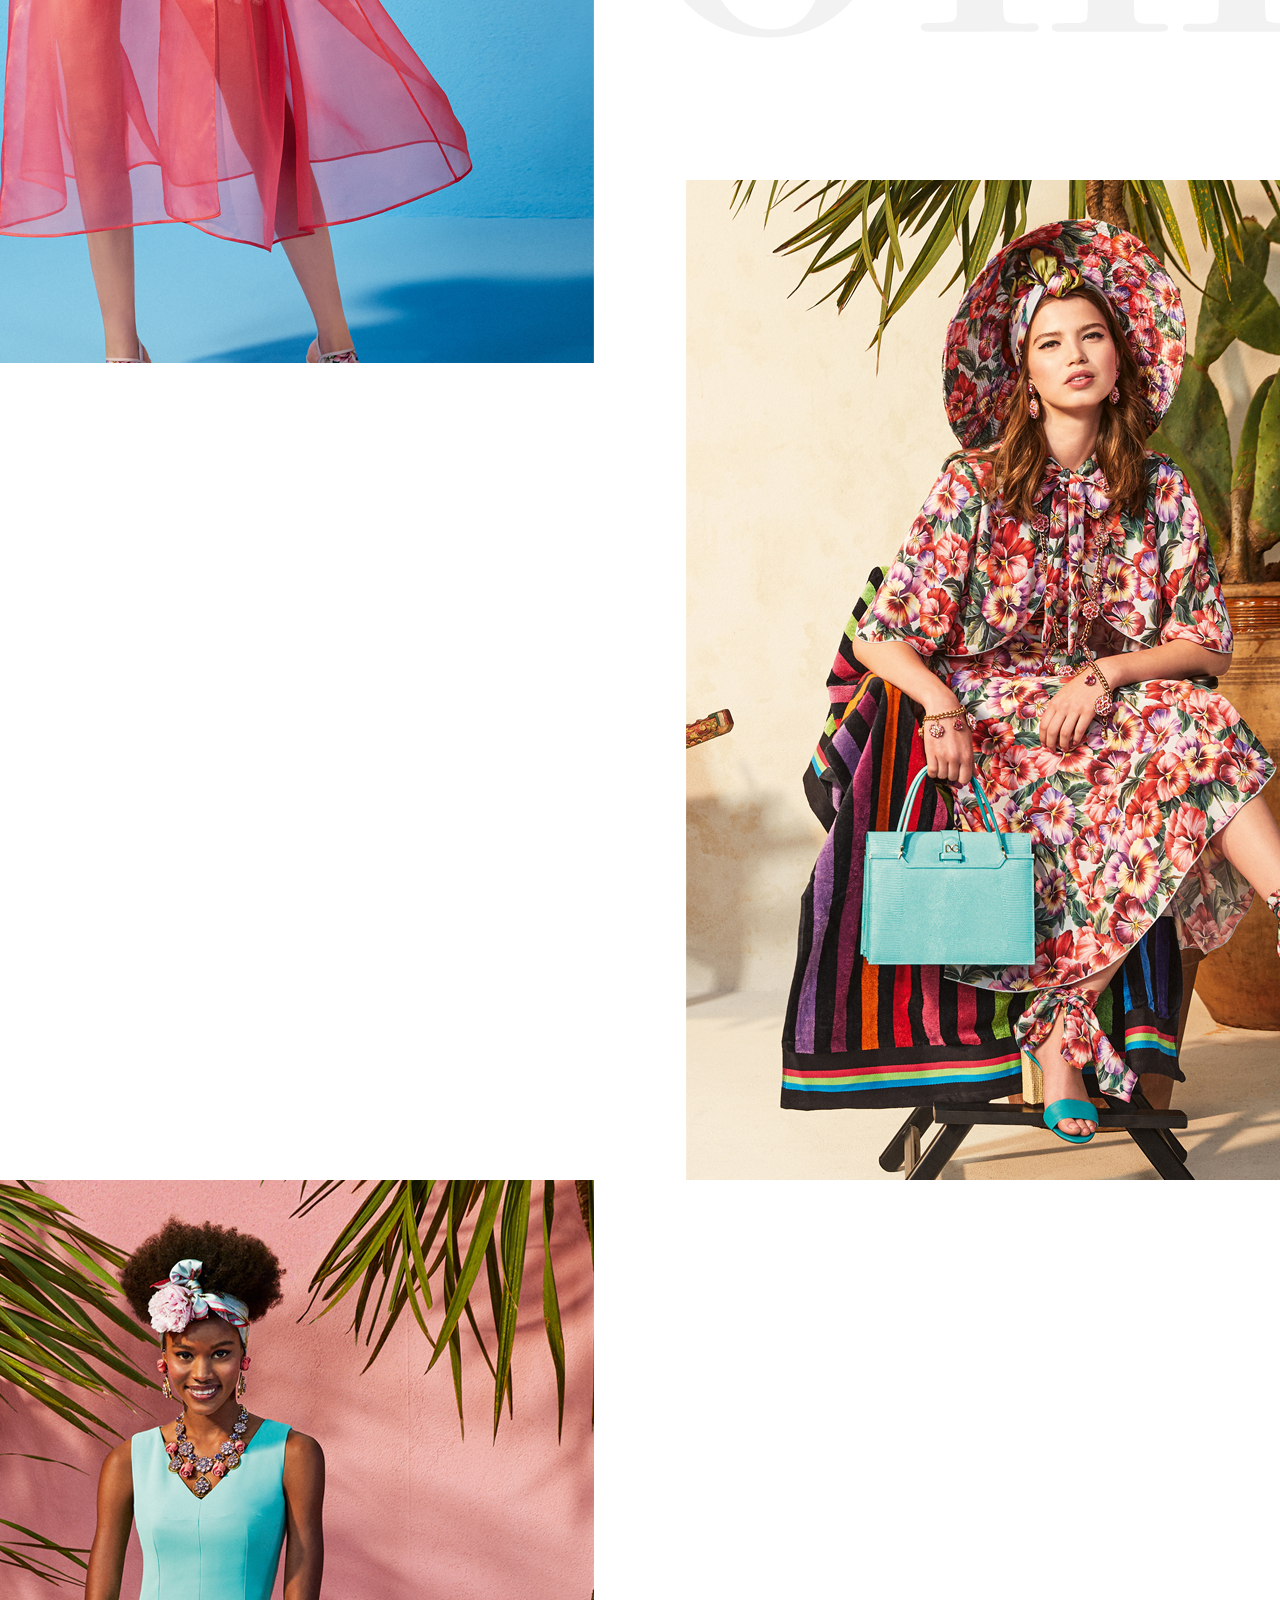
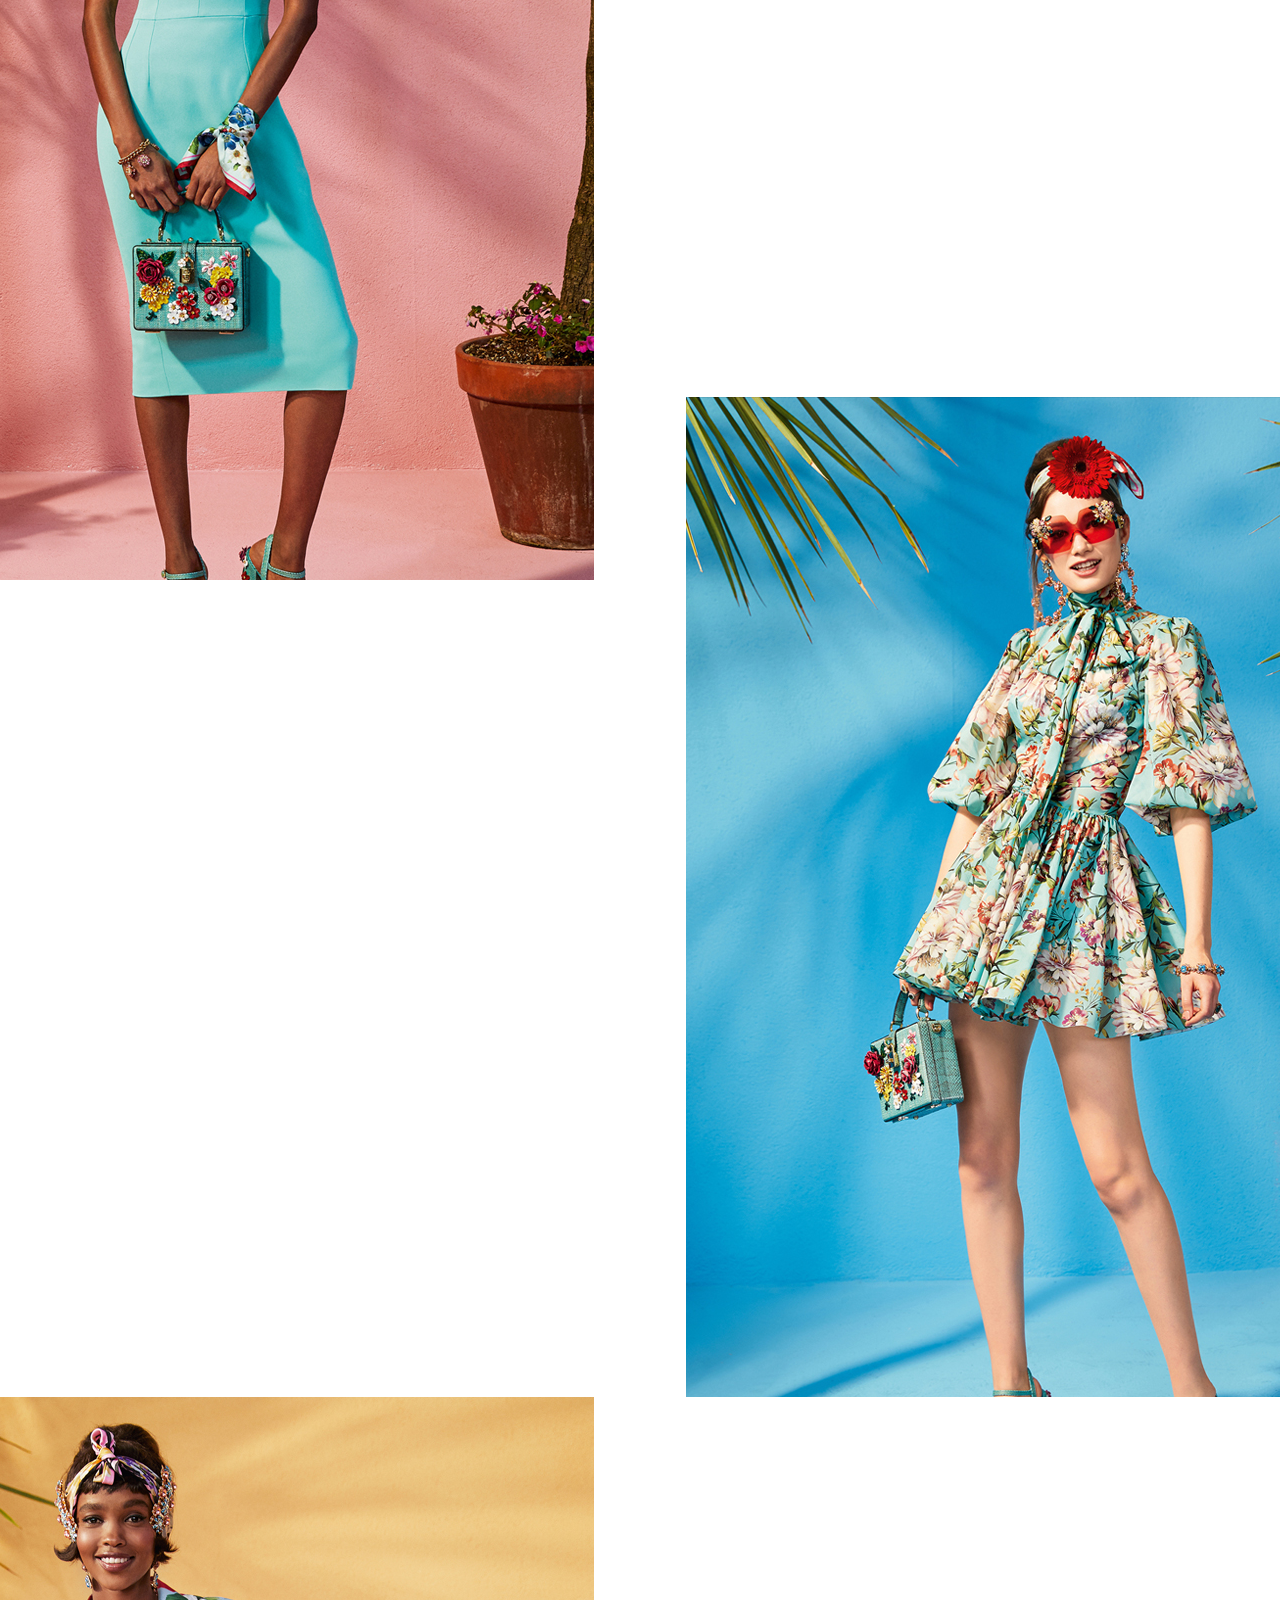
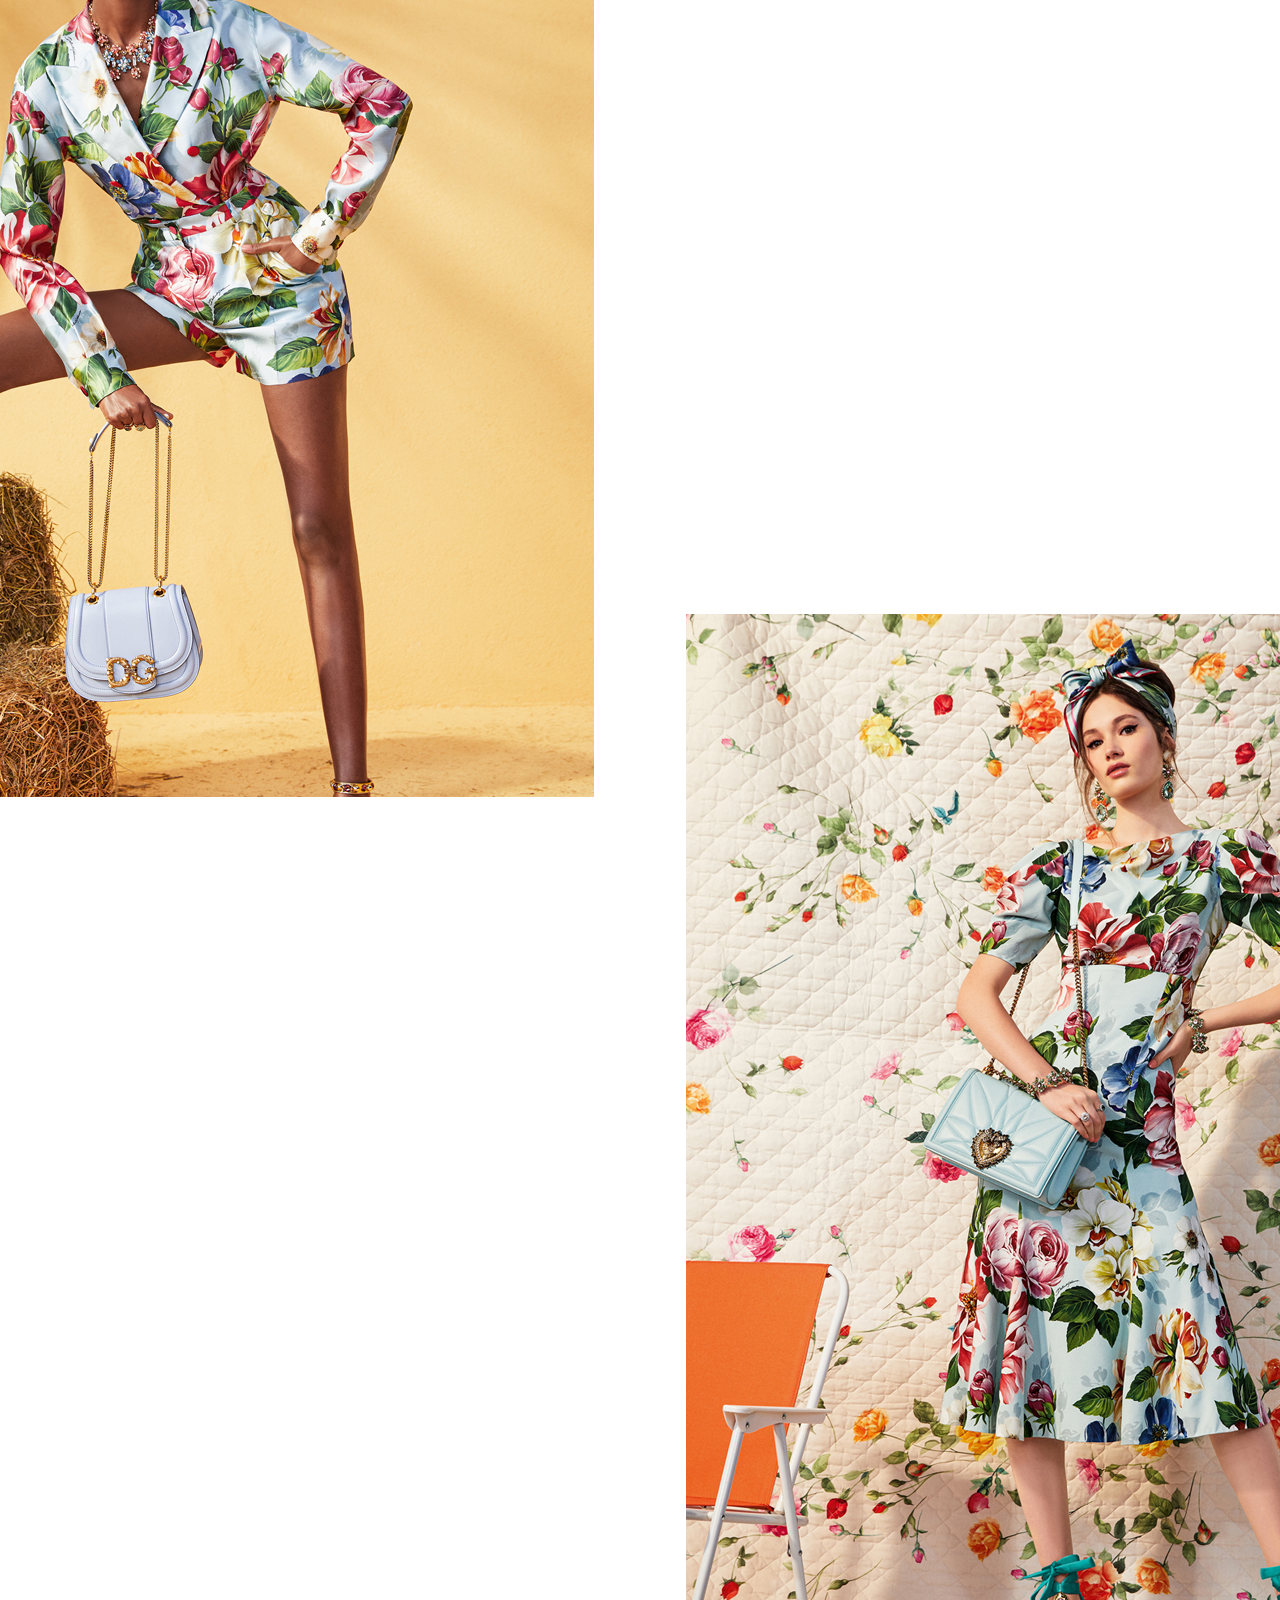
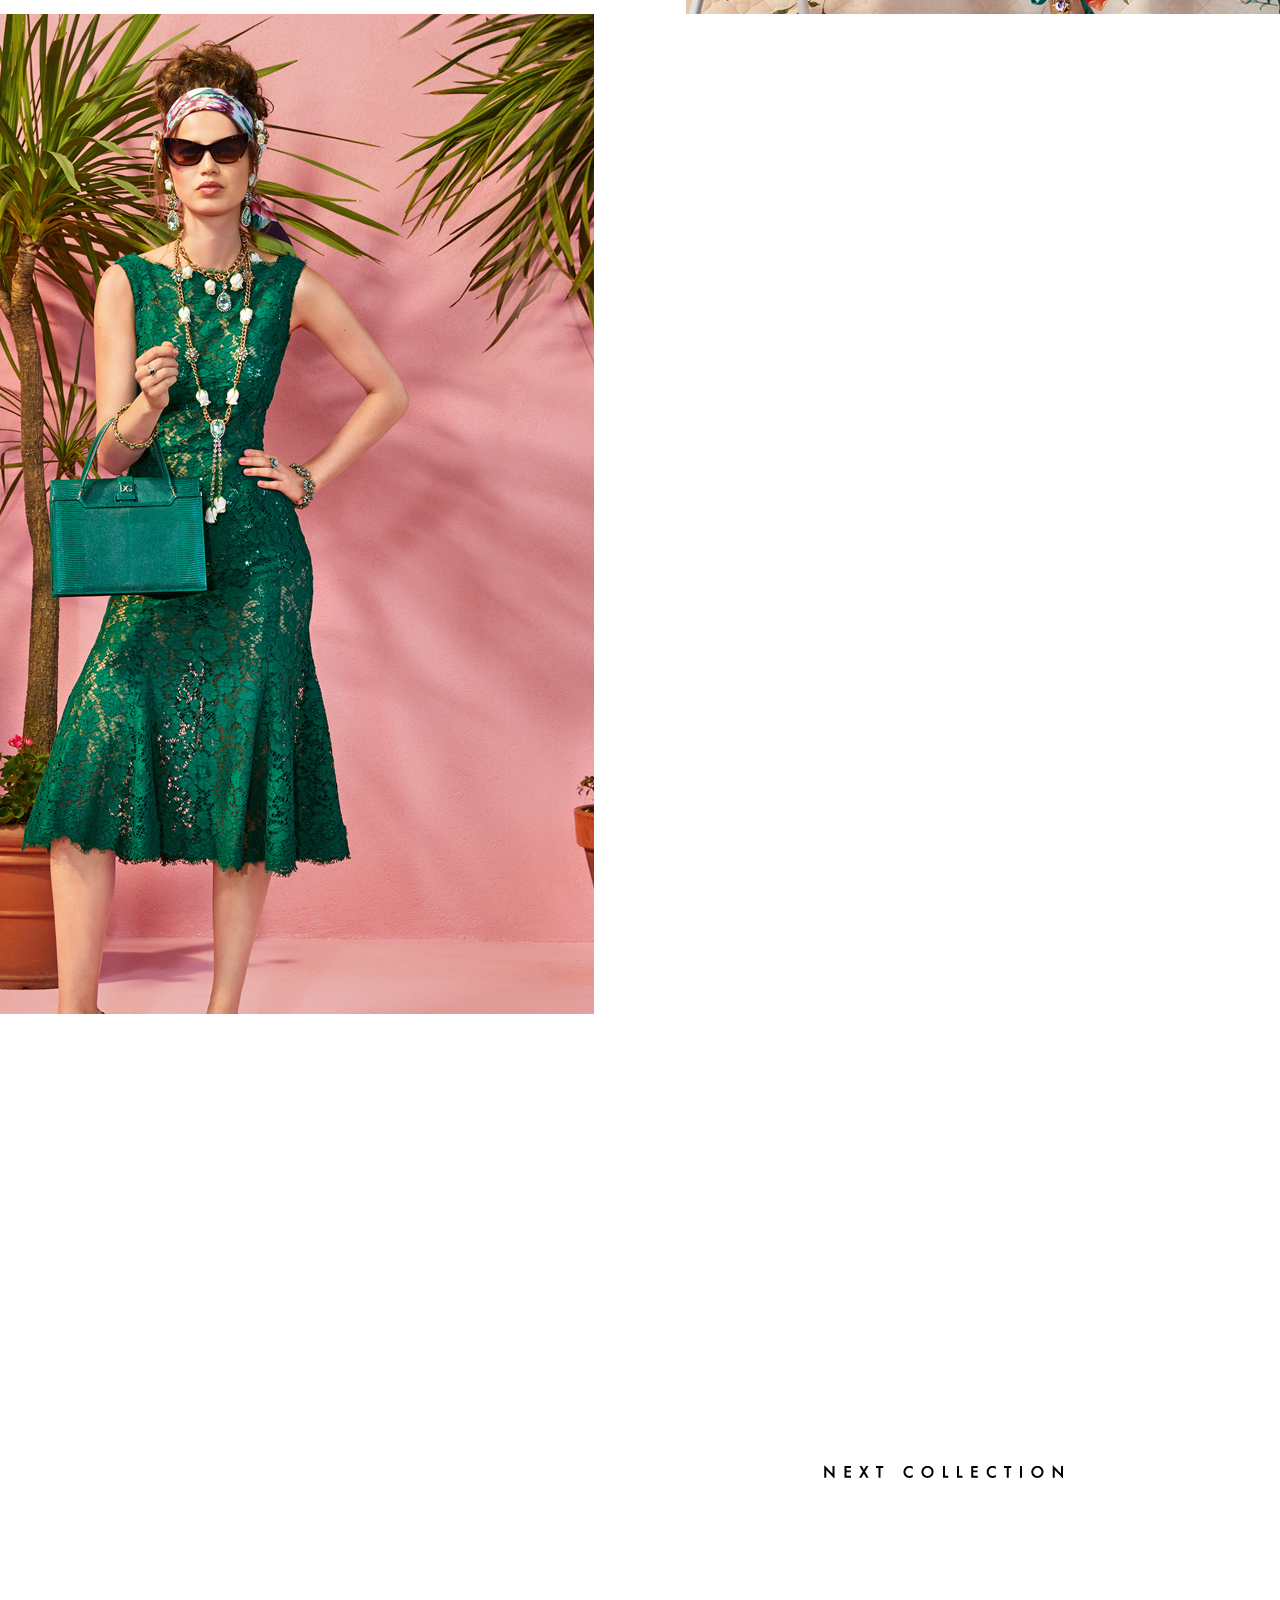
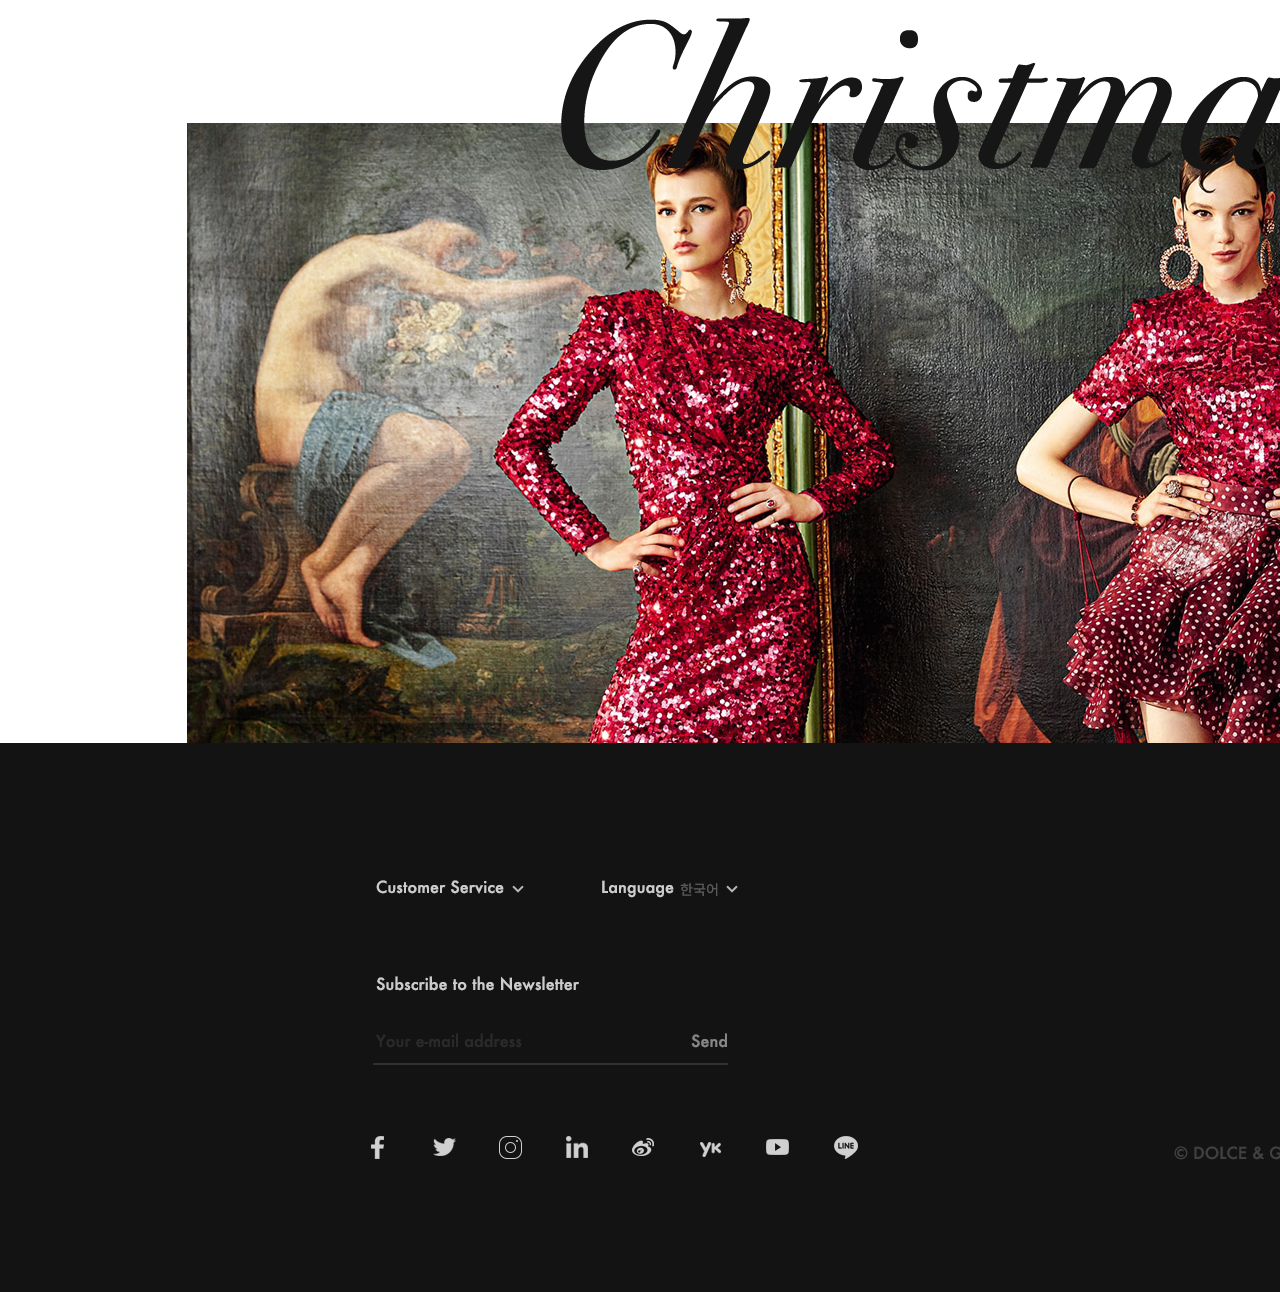
<file: sub_collection_details.html>
<!DOCTYPE html>
<html lang="en">
<head>
    <meta charset="UTF-8">
    <title>collection_details</title>
    <link rel="stylesheet" href="css/reset.css">
    <link rel="stylesheet" href="css/sub_collection_details.css">

    <script src="js/jquery-1.8.1.min.js"></script>
    <script src="js/jquery.easing.1.3.js"></script>
    <script src="js/jquery.slides.js"></script>
    <script src="js/plugin/jquery.nicescroll.min.js"></script>
    <script src="js/common.js"></script>
</head>
<body>
    <section id="product_popup">
        <div class="dim"></div>
        <div class="bg"><img src="images/product/product_bg.jpg" alt="배경"></div>
        <div class="bg_line"><img src="images/product/product_line.png" alt="배경선"></div>
        <div class="button_close"><a href="#" onclick="goBack()"><img src="images/product/product_button_close.png" alt="닫기버튼"></a></div>


        <article id="product_popup_list_wrap">
            <ul id="product_popup_list_01">
                <li class="font_top"><a><img src="images/product/font_top.png" alt="탑"></a></li>
                <li class="font_pants"><a><img src="images/product/font_pants.png" alt="팬츠"></a></li>
                <li class="font_skirt"><a><img src="images/product/font_skirt.png" alt="스커트"></a></li>
                <li class="font_dress"><a><img src="images/product/font_dress.png" alt="드레스"></a></li>
                <li class="font_jacket"><a><img src="images/product/font_jacket.png" alt="자켓"></a></li>
            </ul>

            <ul id="product_popup_list_02">
                <li class="font_bag"><a><img src="images/product/font_bag.png" alt="백"></a></li>
                <li class="font_shoes"><a><img src="images/product/font_shoes.png" alt="신발"></a></li>
                <li class="font_watch"><a><img src="images/product/font_watch.png" alt="시계"></a></li>
                <li class="font_perfume"><a><img src="images/product/font_perfume.png" alt="향수"></a></li>
            </ul>


            <ul id="product_popup_list_03">
                <li class="font_cosmetics"><a><img src="images/product/font_cosmetics.png" alt="화장품"></a></li>
                <li class="font_accessories"><a href="sub_product_details.html"><img src="images/product/font_accessories.png" alt="악세사리"></a></li>
            </ul>
        </article>
    </section><!--product_popup end-->



    <header id="header">
        <article class="inner">
            <div class="menu_bg"></div>
            <h1><a href="index.html"><img src="images/common/gnb_w/logo.png" alt="로고"></a></h1>

            <ul class="gnb_w clearfix">
                <li class="dropdown">
                    <a class="effect-underline" href="sub_collection.html">
                        <img class="dropbtn" src="images/common/gnb_w/font_collection.png" alt="컬랙션">
                    </a>
                    <div class="dropdown-content">
                        <a>Tropical Rose</a>
                        <a href="sub_collection_details.html">Blooming</a>
                        <a>Christmas</a>
                        <a>DNA</a>
                        <a>Summer Vanitas</a>
                        <a>Christmas</a>
                        <a>King’s Age</a>
                    </div>
                </li>

                <li class="dropdown">
                    <a class="effect-underline" href="sub_fashionshow.html">
                        <img class="dropbtn" src="images/common/gnb_w/font_fashion_show.png" alt="패션쇼">
                    </a>
                    <div class="dropdown-content">
                        <a href="sub_fashionshow_details.html">S/S 20 Women</a>
                        <a>S/S 20 Men</a>
                        <a>F/W 20/21 Women</a>
                        <a>F/W 20/21 Men</a>
                    </div>
                </li>

                <li class="dropdown">
                    <a class="effect-underline" href="sub_advertising_details.html">
                        <img class="dropbtn" src="images/common/gnb_w/font_advertising.png" alt="광고캠패인">
                    </a>
                    <div class="dropdown-content">
                        <a>Women</a>
                        <a href="sub_advertising_details.html">Men</a>
                        <a>Children</a>
                    </div>
                </li>

                <li class="dropdown">
                    <a class="effect-underline" href="sub_project.html">
                        <img class="dropbtn" src="images/common/gnb_w/font_project.png" alt="프로젝트">
                    </a>
                    <div class="dropdown-content">
                        <a href="sub_project.html">Amore for Scientific Research</a>
                        <a>DG for Smeg</a>
                        <a>Donnafugata giving life to Rosa</a>
                        <a>The Silk Road</a>
                    </div>
                </li>

                <li><a class="effect-underline" href="sub_news.html"><img src="images/common/gnb_w/font_news.png" alt="뉴스"></a></li>
            </ul>


            <ul class="gnb_2_w clearfix">
                <li><a href="sub_about.html"><img src="images/common/gnb_w/font_about.png" alt="어바웃"></a></li>
            </ul>

            <ul class="link_w clearfix">
                <li><a href="#"><img src="images/common/gnb_w/button_product.png" alt="제품"></a></li>
            </ul>

            <div class="search_w">
                <a href="search.html"><img src="images/common/gnb_w/icon_search.png" alt="검색"></a>
            </div>
        </article>

        <div class="arrow_w"><img src="images/common/arrow_w.png" alt="화살표"></div>
    </header>


    <section id="collection_details">
        <article id="top">
            <div class="image_01"><img src="images/collection_details/blooming_image_01.jpg" alt="이미지_01"></div>
            <div class="title_01"><img src="images/collection_details/title_01.png" alt="타이틀_01"></div>
            <div class="title_02"><img src="images/collection_details/title_02.png" alt="타이틀_02"></div>
        </article>

        <article id="center">
            <div class="image_02"><img src="images/collection_details/blooming_image_02.png" alt="이미지_02"></div>
            <div class="image_03"><img src="images/collection_details/blooming_image_03.jpg" alt="이미지_03"></div>
        </article>

        <article id="bottom">
            <div class="blooming_font"><img src="images/collection_details/blooming_font.png" alt="blooming폰트"></div>
            <ul class="img clearfix" >
                <li class="image_04"><img src="images/collection_details/blooming_image_04.jpg" alt="이미지_04"></li>
                <li class="image_05"><img src="images/collection_details/blooming_image_05.jpg" alt="이미지_05"></li>
                <li class="image_06"><img src="images/collection_details/blooming_image_06.jpg" alt="이미지_06"></li>
                <li class="image_07"><img src="images/collection_details/blooming_image_07.jpg" alt="이미지_07"></li>
                <li class="image_08"><img src="images/collection_details/blooming_image_08.jpg" alt="이미지_08"></li>
                <li class="image_09"><img src="images/collection_details/blooming_image_09.jpg" alt="이미지_09"></li>
                <li class="image_10"><img src="images/collection_details/blooming_image_10.jpg" alt="이미지_10"></li>
            </ul>
        </article>

        <article id="next"><img src="images/collection_details/blooming_next.png" alt="다음페이지버튼"></article>
    </section>
    <!--collection_details end-->
</body>




<section id="footer">
    <div class="image"><img src="images/common/footer/footer.jpg" alt="푸터"></div>
</section><!--footer end-->
</file>
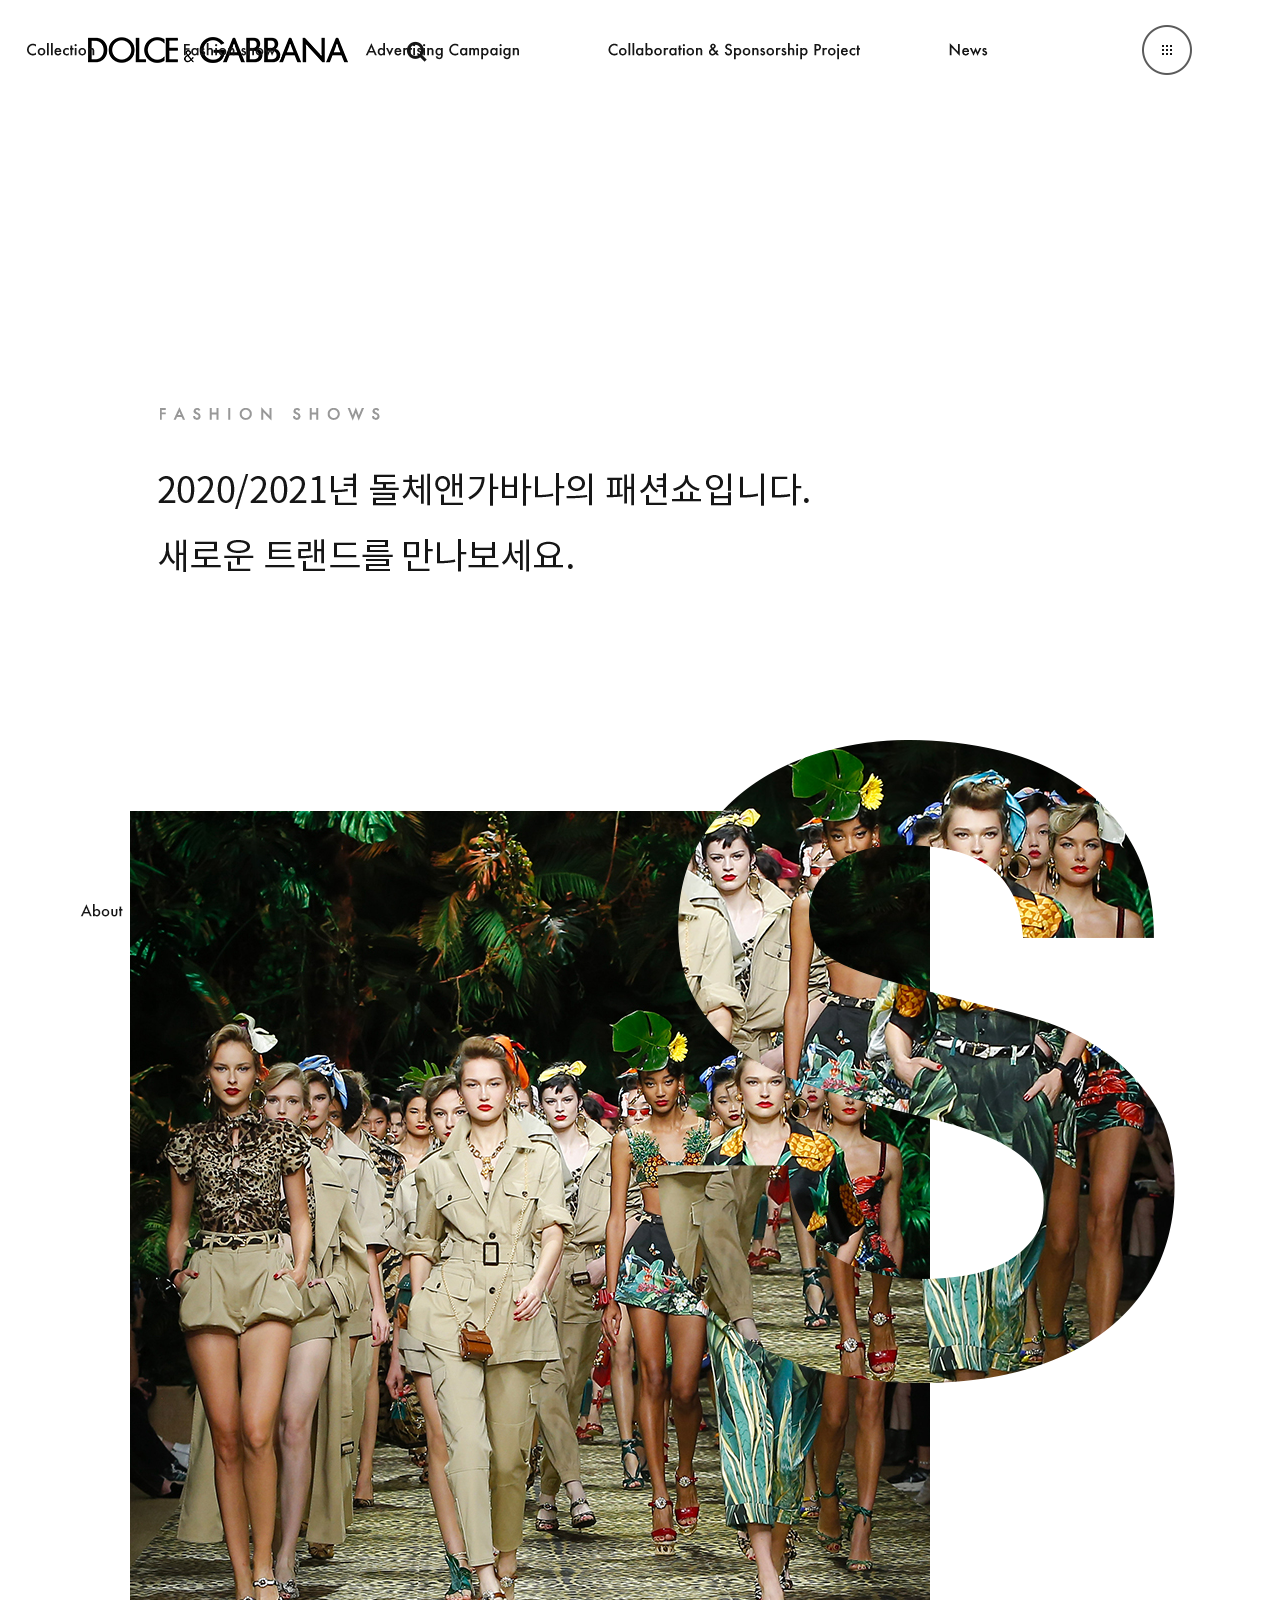
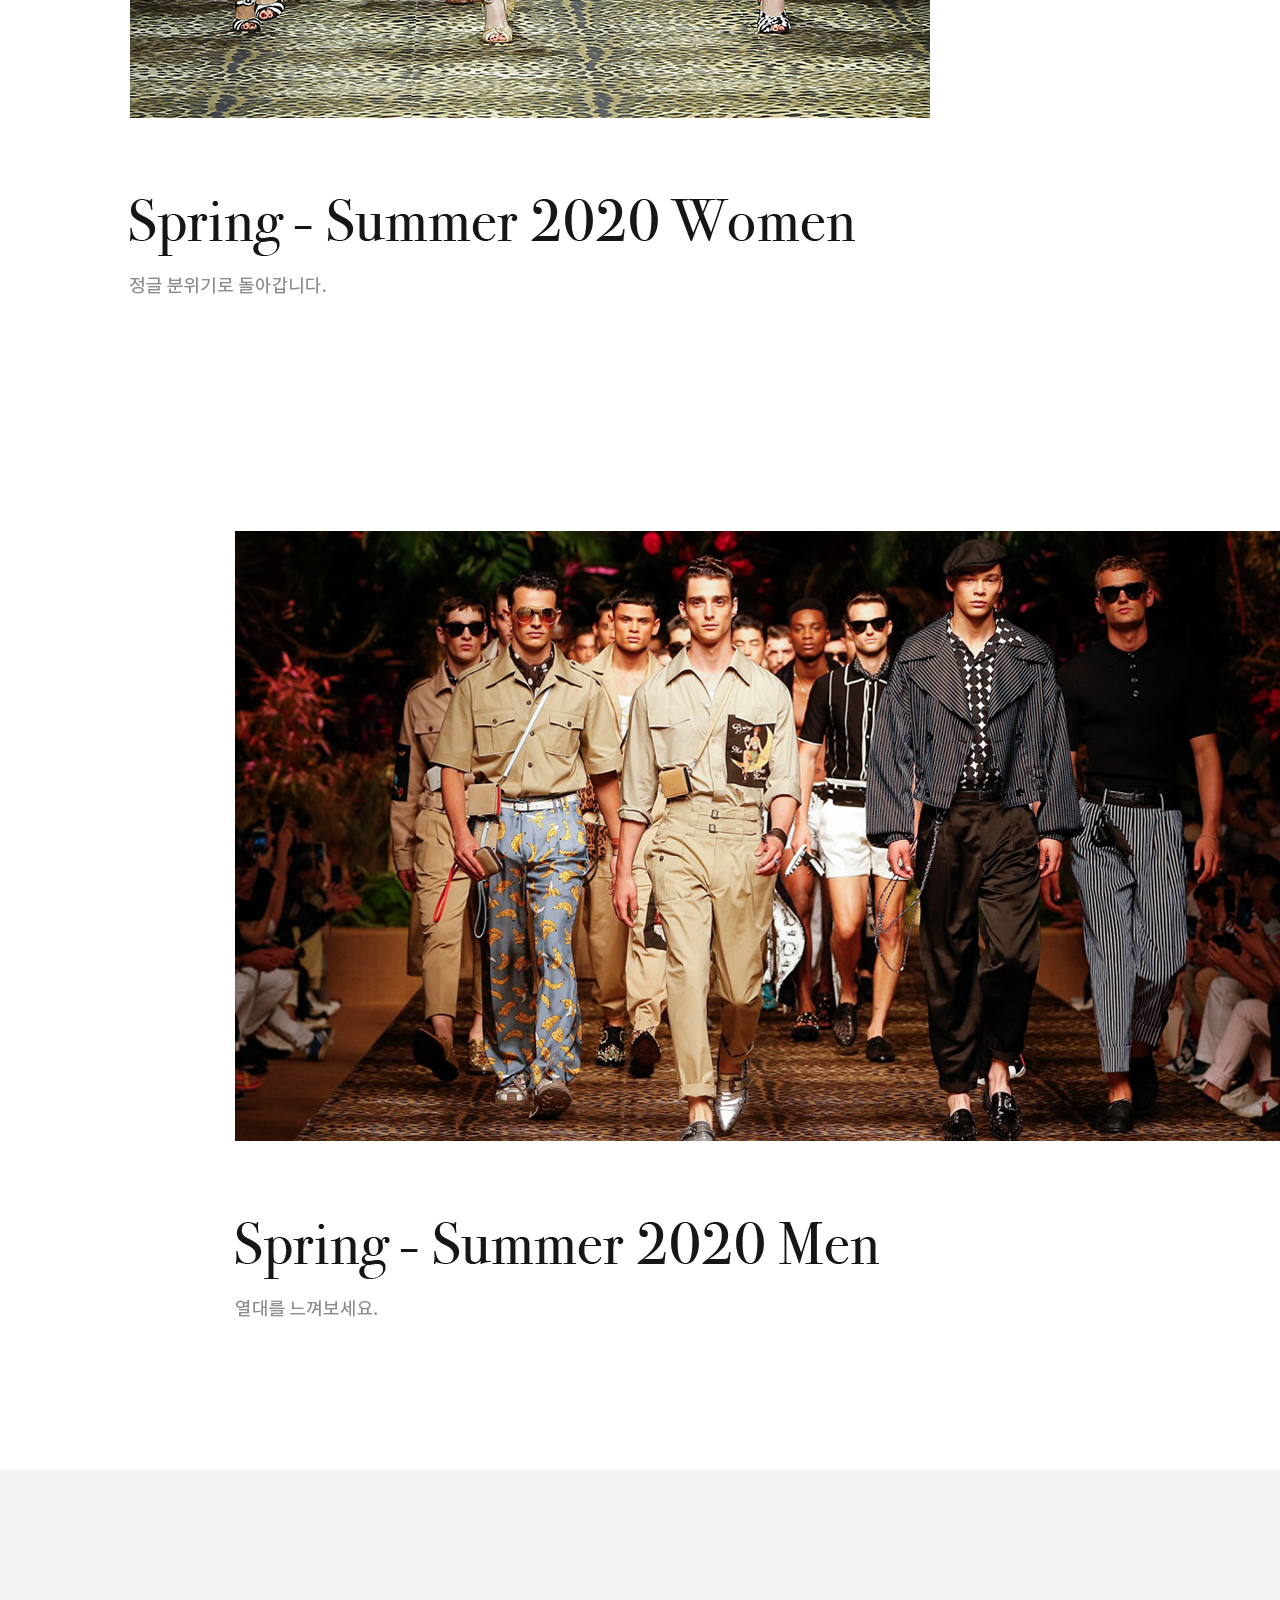
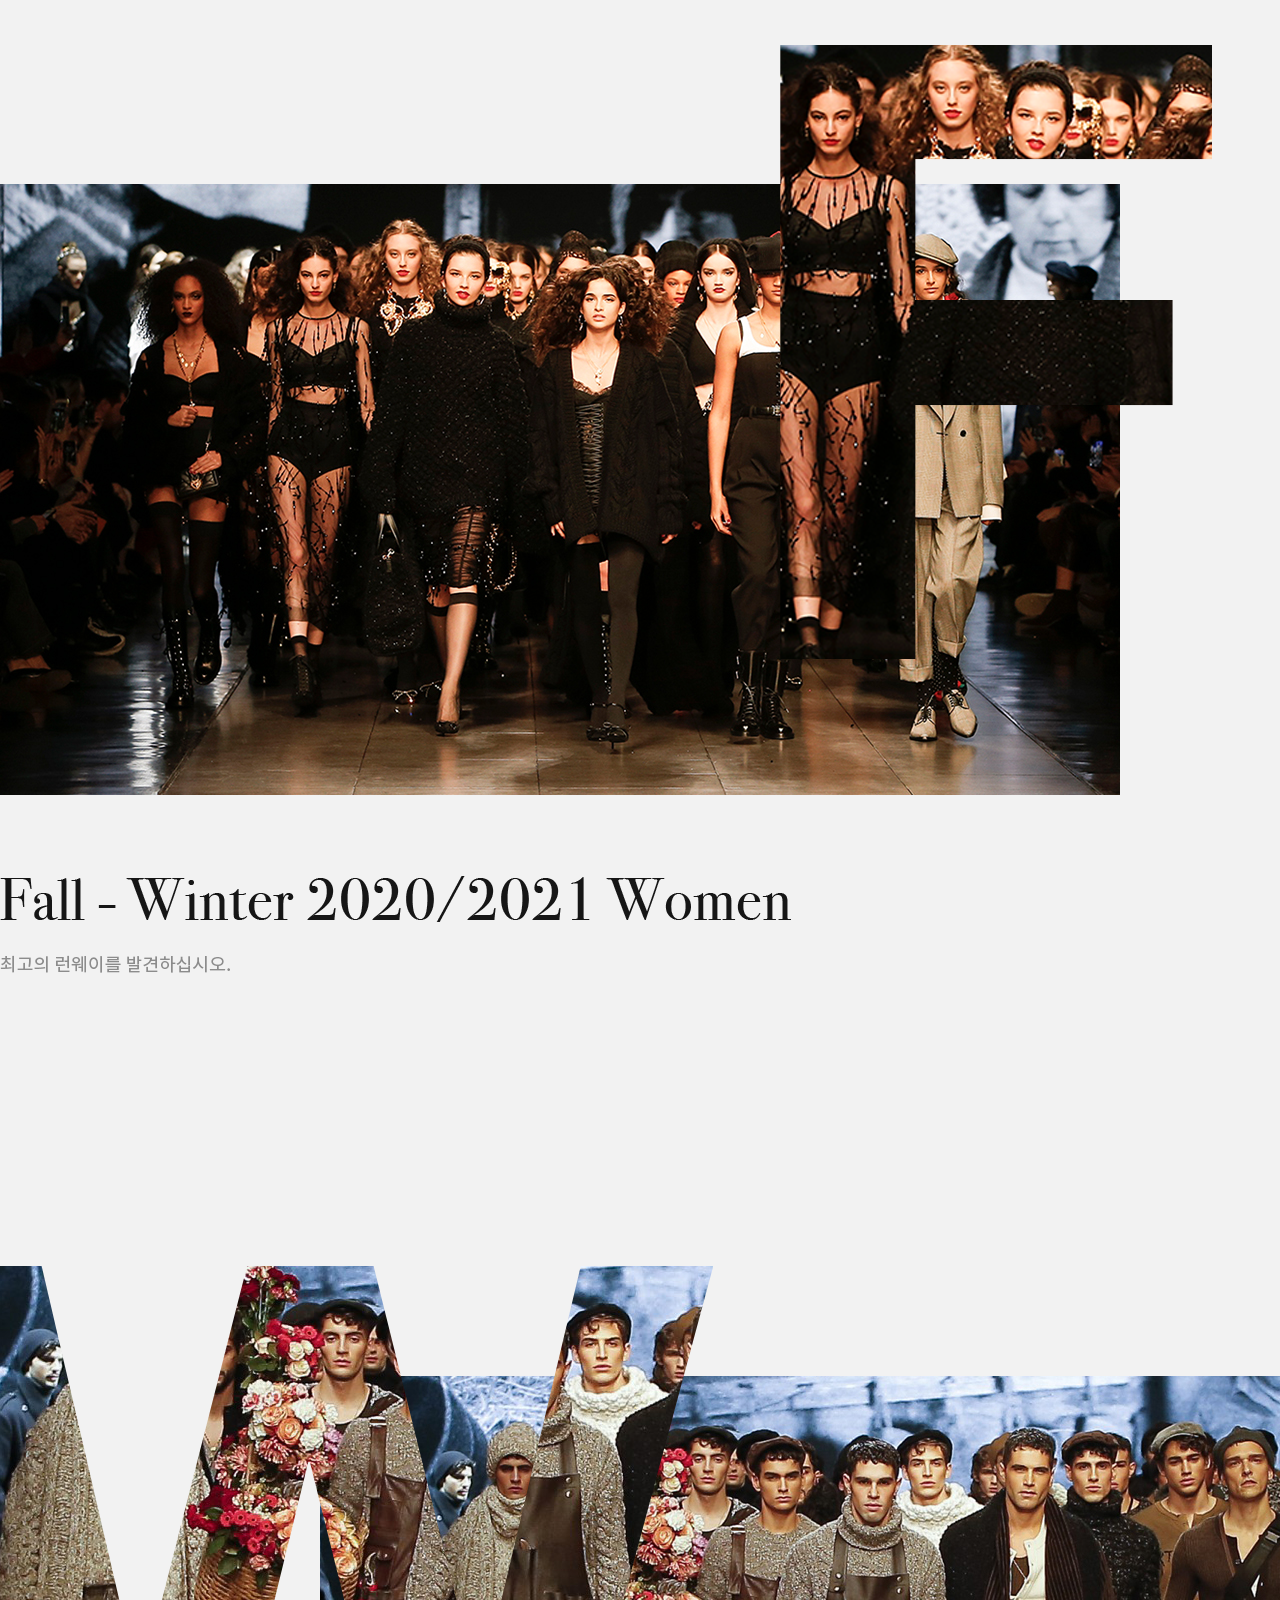
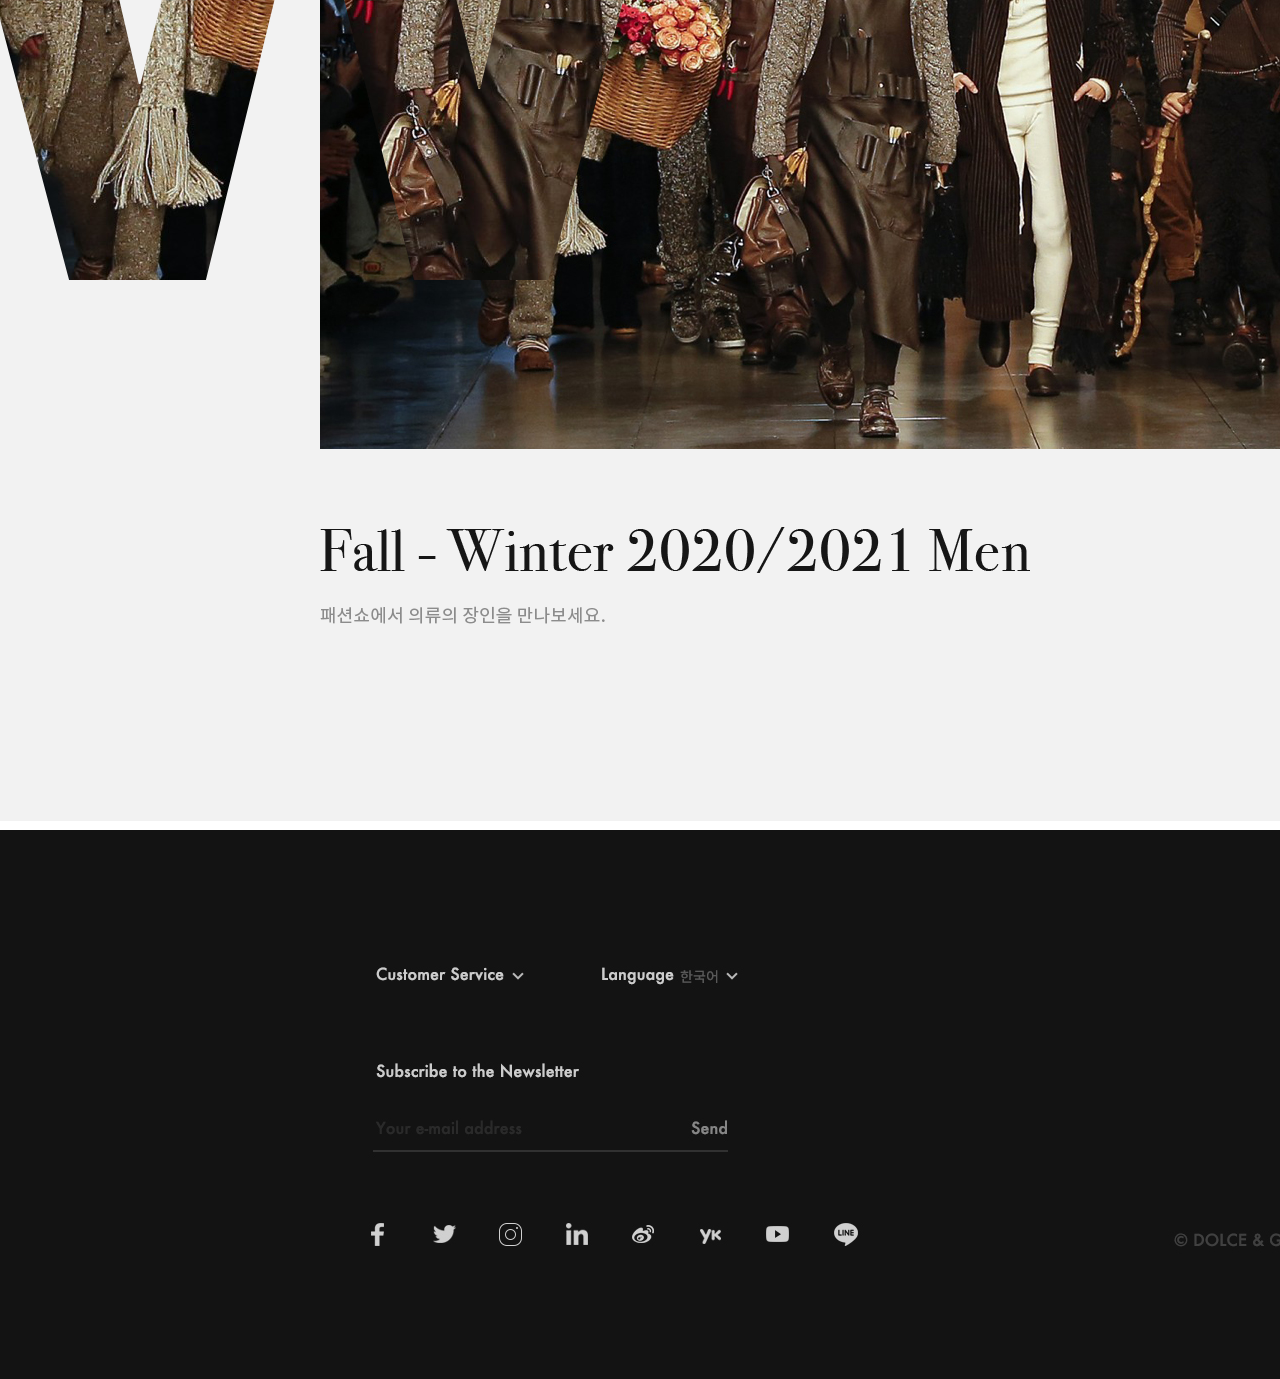
<file: sub_fashionshow.html>
<!DOCTYPE html>
<html lang="en">
<head>
    <meta charset="UTF-8">
    <title>fashionshow</title>
    <link rel="stylesheet" href="css/reset.css">
    <link rel="stylesheet" href="css/sub_fashionshow.css">

    <script src="js/jquery-1.8.1.min.js"></script>
    <script src="js/jquery.easing.1.3.js"></script>
    <script src="js/jquery.slides.js"></script>
    <script src="js/common.js"></script>

</head>
<body>


<section id="product_popup">
    <div class="dim"></div>
    <div class="bg"><img src="images/product/product_bg.jpg" alt="배경"></div>
    <div class="bg_line"><img src="images/product/product_line.png" alt="배경선"></div>
    <div class="button_close"><a href="#" onclick="goBack()"><img src="images/product/product_button_close.png" alt="닫기버튼"></a></div>


    <article id="product_popup_list_wrap">
        <ul id="product_popup_list_01">
            <li class="font_top"><a><img src="images/product/font_top.png" alt="탑"></a></li>
            <li class="font_pants"><a><img src="images/product/font_pants.png" alt="팬츠"></a></li>
            <li class="font_skirt"><a><img src="images/product/font_skirt.png" alt="스커트"></a></li>
            <li class="font_dress"><a><img src="images/product/font_dress.png" alt="드레스"></a></li>
            <li class="font_jacket"><a><img src="images/product/font_jacket.png" alt="자켓"></a></li>
        </ul>

        <ul id="product_popup_list_02">
            <li class="font_bag"><a><img src="images/product/font_bag.png" alt="백"></a></li>
            <li class="font_shoes"><a><img src="images/product/font_shoes.png" alt="신발"></a></li>
            <li class="font_watch"><a><img src="images/product/font_watch.png" alt="시계"></a></li>
            <li class="font_perfume"><a><img src="images/product/font_perfume.png" alt="향수"></a></li>
        </ul>


        <ul id="product_popup_list_03">
            <li class="font_cosmetics"><a><img src="images/product/font_cosmetics.png" alt="화장품"></a></li>
            <li class="font_accessories"><a href="sub_product_details.html"><img src="images/product/font_accessories.png" alt="악세사리"></a></li>
        </ul>
    </article>
</section><!--product_popup end-->



<header id="header">
    <article class="inner">
        <div class="menu_bg"></div>
        <h1><a href="index.html"><img src="images/common/gnb_w/logo.png" alt="로고"></a></h1>

        <ul class="gnb_w clearfix">
            <li class="dropdown">
                <a class="effect-underline" href="sub_collection.html">
                    <img class="dropbtn" src="images/common/gnb_w/font_collection.png" alt="컬랙션">
                </a>
                <div class="dropdown-content">
                    <a>Tropical Rose</a>
                    <a href="sub_collection_details.html">Blooming</a>
                    <a>Christmas</a>
                    <a>DNA</a>
                    <a>Summer Vanitas</a>
                    <a>Christmas</a>
                    <a>King’s Age</a>
                </div>
            </li>

            <li class="dropdown">
                <a class="effect-underline" href="sub_fashionshow.html">
                    <img class="dropbtn" src="images/common/gnb_w/font_fashion_show.png" alt="패션쇼">
                </a>
                <div class="dropdown-content">
                    <a href="sub_fashionshow_details.html">S/S 20 Women</a>
                    <a>S/S 20 Men</a>
                    <a>F/W 20/21 Women</a>
                    <a>F/W 20/21 Men</a>
                </div>
            </li>

            <li class="dropdown">
                <a class="effect-underline" href="sub_advertising_details.html">
                    <img class="dropbtn" src="images/common/gnb_w/font_advertising.png" alt="광고캠패인">
                </a>
                <div class="dropdown-content">
                    <a>Women</a>
                    <a href="sub_advertising_details.html">Men</a>
                    <a>Children</a>
                </div>
            </li>

            <li class="dropdown">
                <a class="effect-underline" href="sub_project.html">
                    <img class="dropbtn" src="images/common/gnb_w/font_project.png" alt="프로젝트">
                </a>
                <div class="dropdown-content">
                    <a href="sub_project.html">Amore for Scientific Research</a>
                    <a>DG for Smeg</a>
                    <a>Donnafugata giving life to Rosa</a>
                    <a>The Silk Road</a>
                </div>
            </li>

            <li><a class="effect-underline" href="sub_news.html"><img src="images/common/gnb_w/font_news.png" alt="뉴스"></a></li>
        </ul>



        <ul class="gnb_2_w clearfix">
            <li><a href="sub_about.html"><img src="images/common/gnb_w/font_about.png" alt="어바웃"></a></li>
        </ul>

        <ul class="link_w clearfix">
            <li><a href="#"><img src="images/common/gnb_w/button_product.png" alt="제품"></a></li>
        </ul>

        <div class="search_w">
            <a href="search.html"><img src="images/common/gnb_w/icon_search.png" alt="검색"></a>
        </div>
    </article>

</header>


<section id="fashionshow">

    <div class="title"><img src="images/fashionshow/title.png" alt="제목컨텐츠"></div>
    <div class="background"></div>

    <article id="fashionshow_content">
        <div class="wfw_f_image"><a><img src="images/fashionshow/wfw_f_image.jpg" alt="여자_가을겨울"></a></div>
        <div class="mfw_w_image"><a><img src="images/fashionshow/mfw_w_image.jpg" alt="남자_가을겨울"></a></div>
        <div class="wss_s_image"><a href="sub_fashionshow_details.html"><img src="images/fashionshow/wss_s_image.jpg" alt="여자_봄여름"></a></div>
        <div class="mss_s_image"><a><img src="images/fashionshow/mss_s_image.jpg" alt="남자_봄여름"></a></div>
    </article>

    <article id="fashionshow_content_02">
        <div class="wfw_f"><img src="images/fashionshow/wfw_f.png" alt="여자_가을겨울_f"></div>
        <div class="mfw_w"><img src="images/fashionshow/mfw_w.png" alt="남자_가을겨울_w"></div>
        <div class="wss_s"><img src="images/fashionshow/wss_s.png" alt="여자_봄여름_s"></div>
        <div class="mss_s"><img src="images/fashionshow/mss_s.png" alt="남자_봄여름_s"></div>
    </article>

    <article id="fashionshow_content_name">
        <div class="wfw_name"><img src="images/fashionshow/wfw_name.png" alt="여자_가을겨울_내용"></div>
        <div class="mfw_name"><img src="images/fashionshow/mwf_name.png" alt="남자_가을겨울_내용"></div>
        <div class="wss_name"><img src="images/fashionshow/wss_name.png" alt="여자_봄여름_내용"></div>
        <div class="mss_name"><img src="images/fashionshow/mss_name.png" alt="남자_봄여름_내용"></div>
    </article>


</section><!--fashionshow end-->



<section id="footer">
    <div class="image"><img src="images/common/footer/footer.jpg" alt="푸터"></div>
</section><!--footer end-->




</body>
</html>
</file>
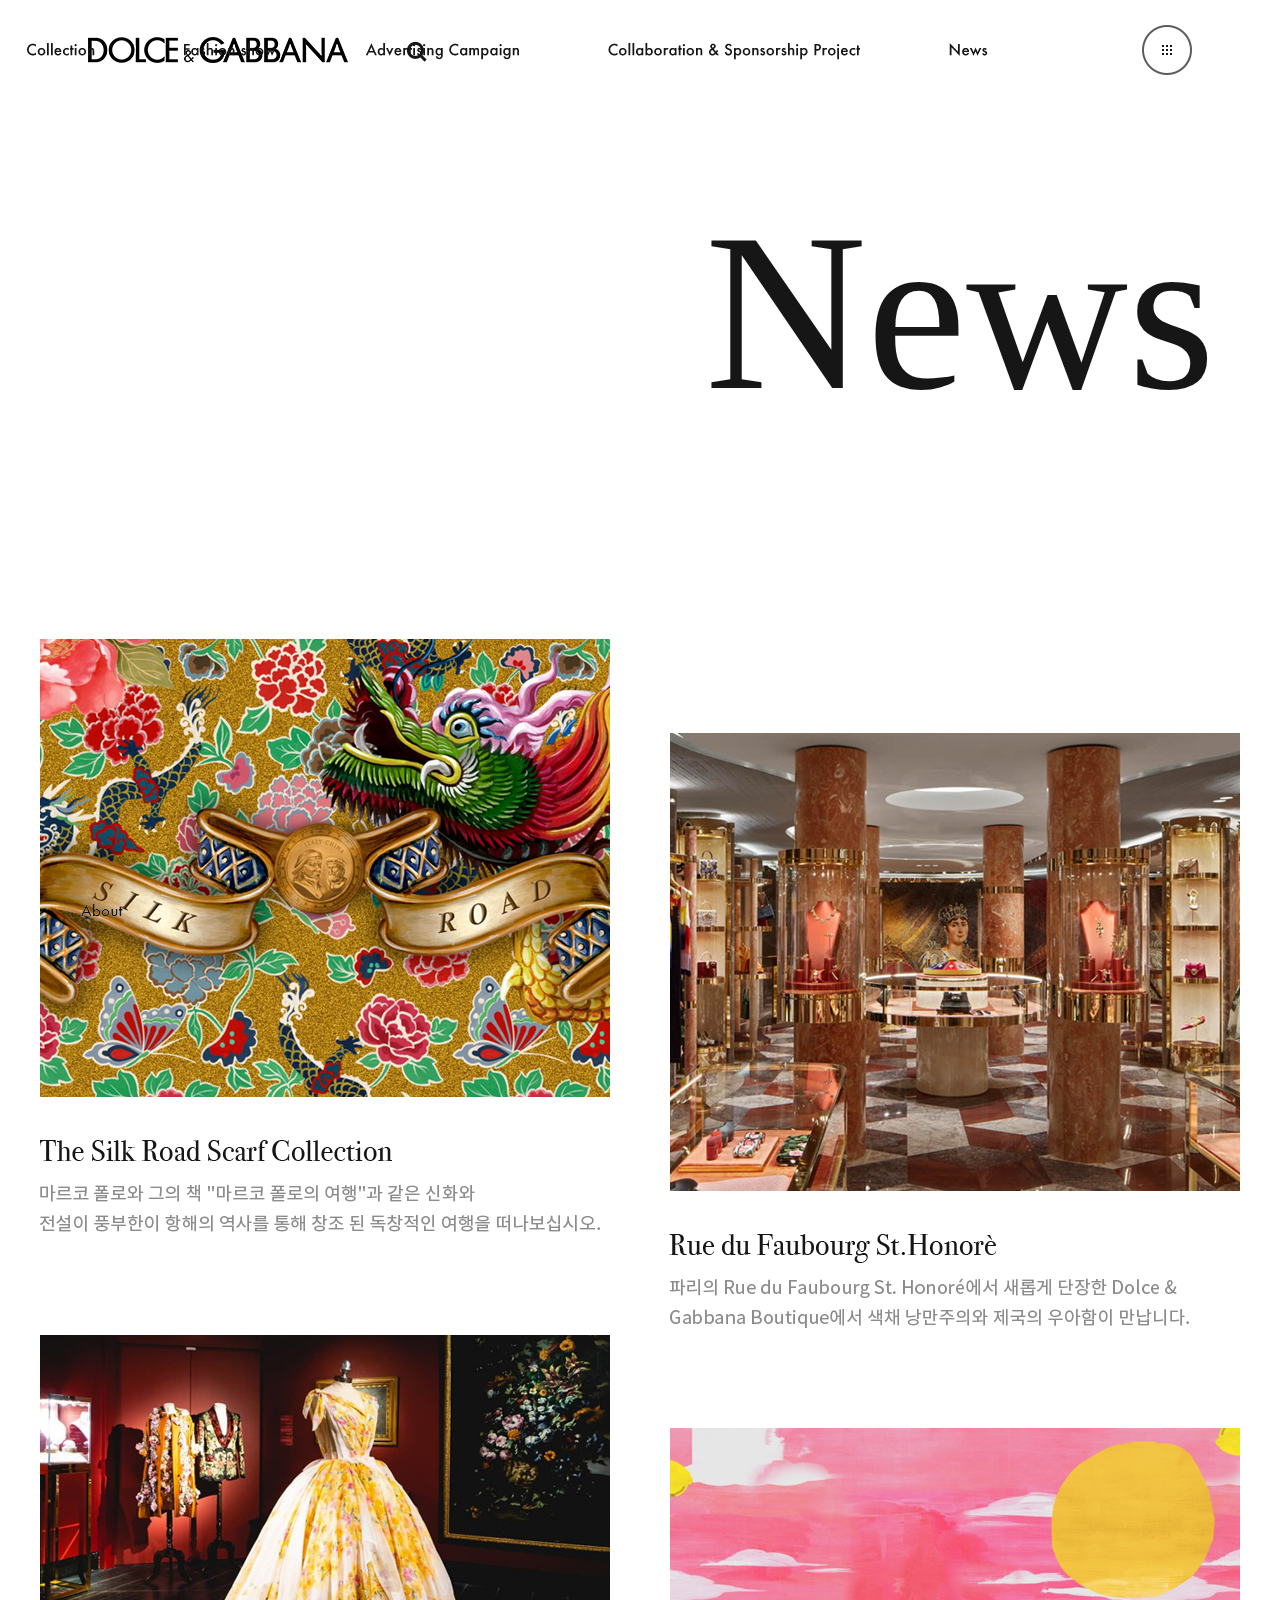
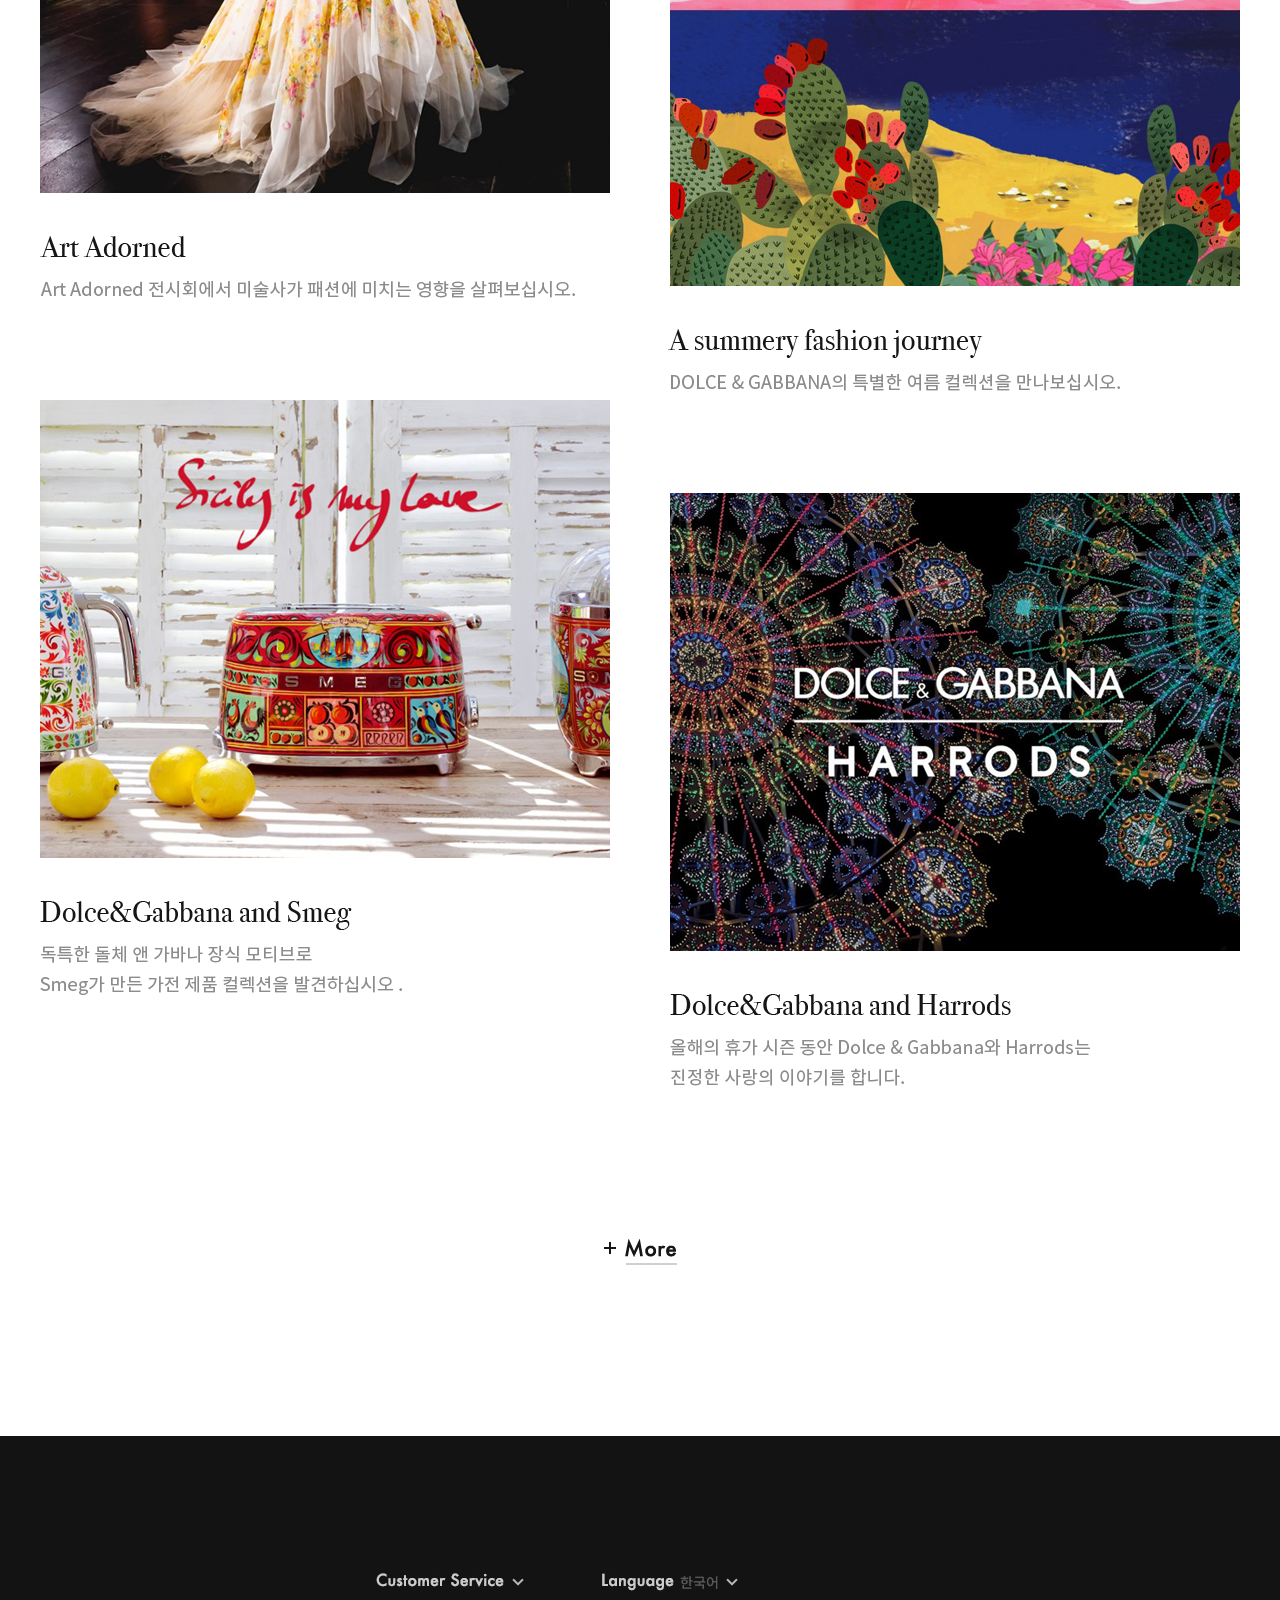
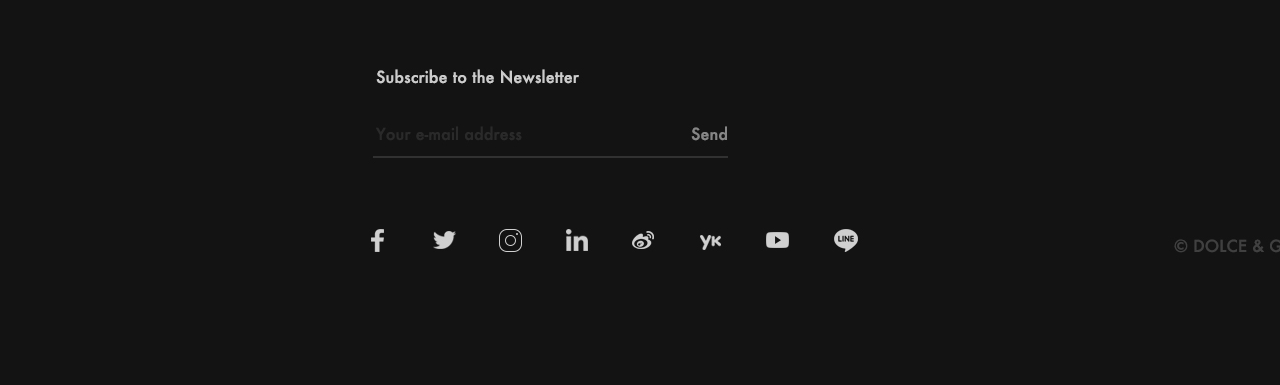
<file: sub_news.html>
<!DOCTYPE html>
<html lang="en">
<head>
    <meta charset="UTF-8">
    <title>news</title>
    <link rel="stylesheet" href="css/reset.css">
    <link rel="stylesheet" href="css/sub_news.css">

    <script src="js/jquery-1.8.1.min.js"></script>
    <script src="js/jquery.easing.1.3.js"></script>
    <script src="js/jquery.slides.js"></script>
    <script src="js/common.js"></script>
</head>
<body>


<section id="product_popup">
    <div class="dim"></div>
    <div class="bg"><img src="images/product/product_bg.jpg" alt="배경"></div>
    <div class="bg_line"><img src="images/product/product_line.png" alt="배경선"></div>
    <div class="button_close"><a href="#" onclick="goBack()"><img src="images/product/product_button_close.png" alt="닫기버튼"></a></div>


    <article id="product_popup_list_wrap">
        <ul id="product_popup_list_01">
            <li class="font_top"><a><img src="images/product/font_top.png" alt="탑"></a></li>
            <li class="font_pants"><a><img src="images/product/font_pants.png" alt="팬츠"></a></li>
            <li class="font_skirt"><a><img src="images/product/font_skirt.png" alt="스커트"></a></li>
            <li class="font_dress"><a><img src="images/product/font_dress.png" alt="드레스"></a></li>
            <li class="font_jacket"><a><img src="images/product/font_jacket.png" alt="자켓"></a></li>
        </ul>

        <ul id="product_popup_list_02">
            <li class="font_bag"><a><img src="images/product/font_bag.png" alt="백"></a></li>
            <li class="font_shoes"><a><img src="images/product/font_shoes.png" alt="신발"></a></li>
            <li class="font_watch"><a><img src="images/product/font_watch.png" alt="시계"></a></li>
            <li class="font_perfume"><a><img src="images/product/font_perfume.png" alt="향수"></a></li>
        </ul>


        <ul id="product_popup_list_03">
            <li class="font_cosmetics"><a><img src="images/product/font_cosmetics.png" alt="화장품"></a></li>
            <li class="font_accessories"><a href="sub_product_details.html"><img src="images/product/font_accessories.png" alt="악세사리"></a></li>
        </ul>
    </article>
</section><!--product_popup end-->




<header id="header">
    <article class="inner">
        <div class="menu_bg"></div>
        <h1><a href="index.html"><img src="images/common/gnb_w/logo.png" alt="로고"></a></h1>

        <ul class="gnb_w clearfix">
            <li class="dropdown">
                <a class="effect-underline" href="sub_collection.html">
                    <img class="dropbtn" src="images/common/gnb_w/font_collection.png" alt="컬랙션">
                </a>
                <div class="dropdown-content">
                    <a>Tropical Rose</a>
                    <a href="sub_collection_details.html">Blooming</a>
                    <a>Christmas</a>
                    <a>DNA</a>
                    <a>Summer Vanitas</a>
                    <a>Christmas</a>
                    <a>King’s Age</a>
                </div>
            </li>

            <li class="dropdown">
                <a class="effect-underline" href="sub_fashionshow.html">
                    <img class="dropbtn" src="images/common/gnb_w/font_fashion_show.png" alt="패션쇼">
                </a>
                <div class="dropdown-content">
                    <a href="sub_fashionshow_details.html">S/S 20 Women</a>
                    <a>S/S 20 Men</a>
                    <a>F/W 20/21 Women</a>
                    <a>F/W 20/21 Men</a>
                </div>
            </li>

            <li class="dropdown">
                <a class="effect-underline" href="sub_advertising_details.html">
                    <img class="dropbtn" src="images/common/gnb_w/font_advertising.png" alt="광고캠패인">
                </a>
                <div class="dropdown-content">
                    <a>Women</a>
                    <a href="sub_advertising_details.html">Men</a>
                    <a>Children</a>
                </div>
            </li>

            <li class="dropdown">
                <a class="effect-underline" href="sub_project.html">
                    <img class="dropbtn" src="images/common/gnb_w/font_project.png" alt="프로젝트">
                </a>
                <div class="dropdown-content">
                    <a href="sub_project.html">Amore for Scientific Research</a>
                    <a>DG for Smeg</a>
                    <a>Donnafugata giving life to Rosa</a>
                    <a>The Silk Road</a>
                </div>
            </li>

            <li><a class="effect-underline" href="sub_news.html"><img src="images/common/gnb_w/font_news.png" alt="뉴스"></a></li>
        </ul>



        <ul class="gnb_2_w clearfix">
            <li><a href="sub_about.html"><img src="images/common/gnb_w/font_about.png" alt="어바웃"></a></li>
        </ul>

        <ul class="link_w clearfix">
            <li><a href="#"><img src="images/common/gnb_w/button_product.png" alt="제품"></a></li>
        </ul>

        <div class="search_w">
            <a href="search.html"><img src="images/common/gnb_w/icon_search.png" alt="검색"></a>
        </div>
    </article>
</header>


<section id="news">
    <div class="title">News</div>

    <article id="news_content">
        <div class="image"><img src="images/news/image.png" alt="이미지들"></div>
        <div class="more"><img src="images/news/more.png" alt="더보기"></div>
    </article>
</section>




<section id="footer">
    <div class="image"><img src="images/common/footer/footer.jpg" alt="푸터"></div>
</section><!--footer end-->



</body>
</html>
</file>
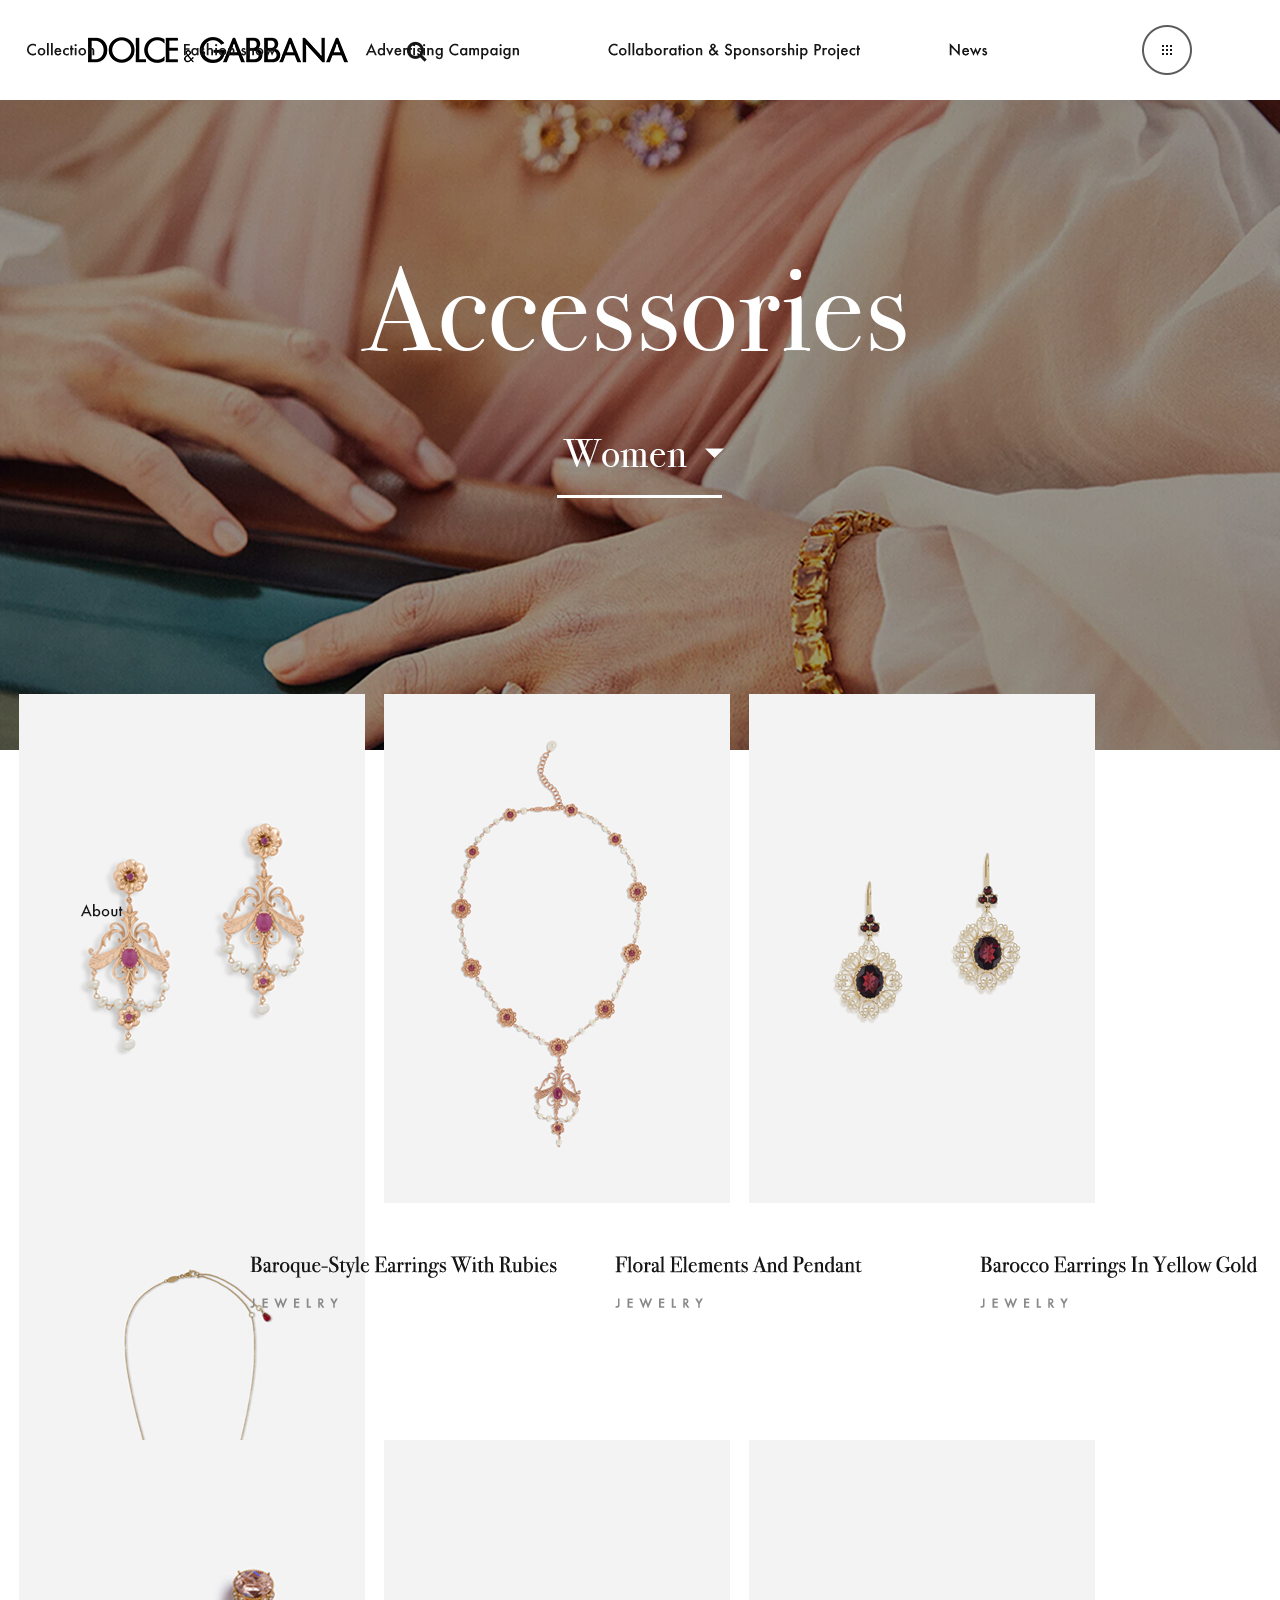
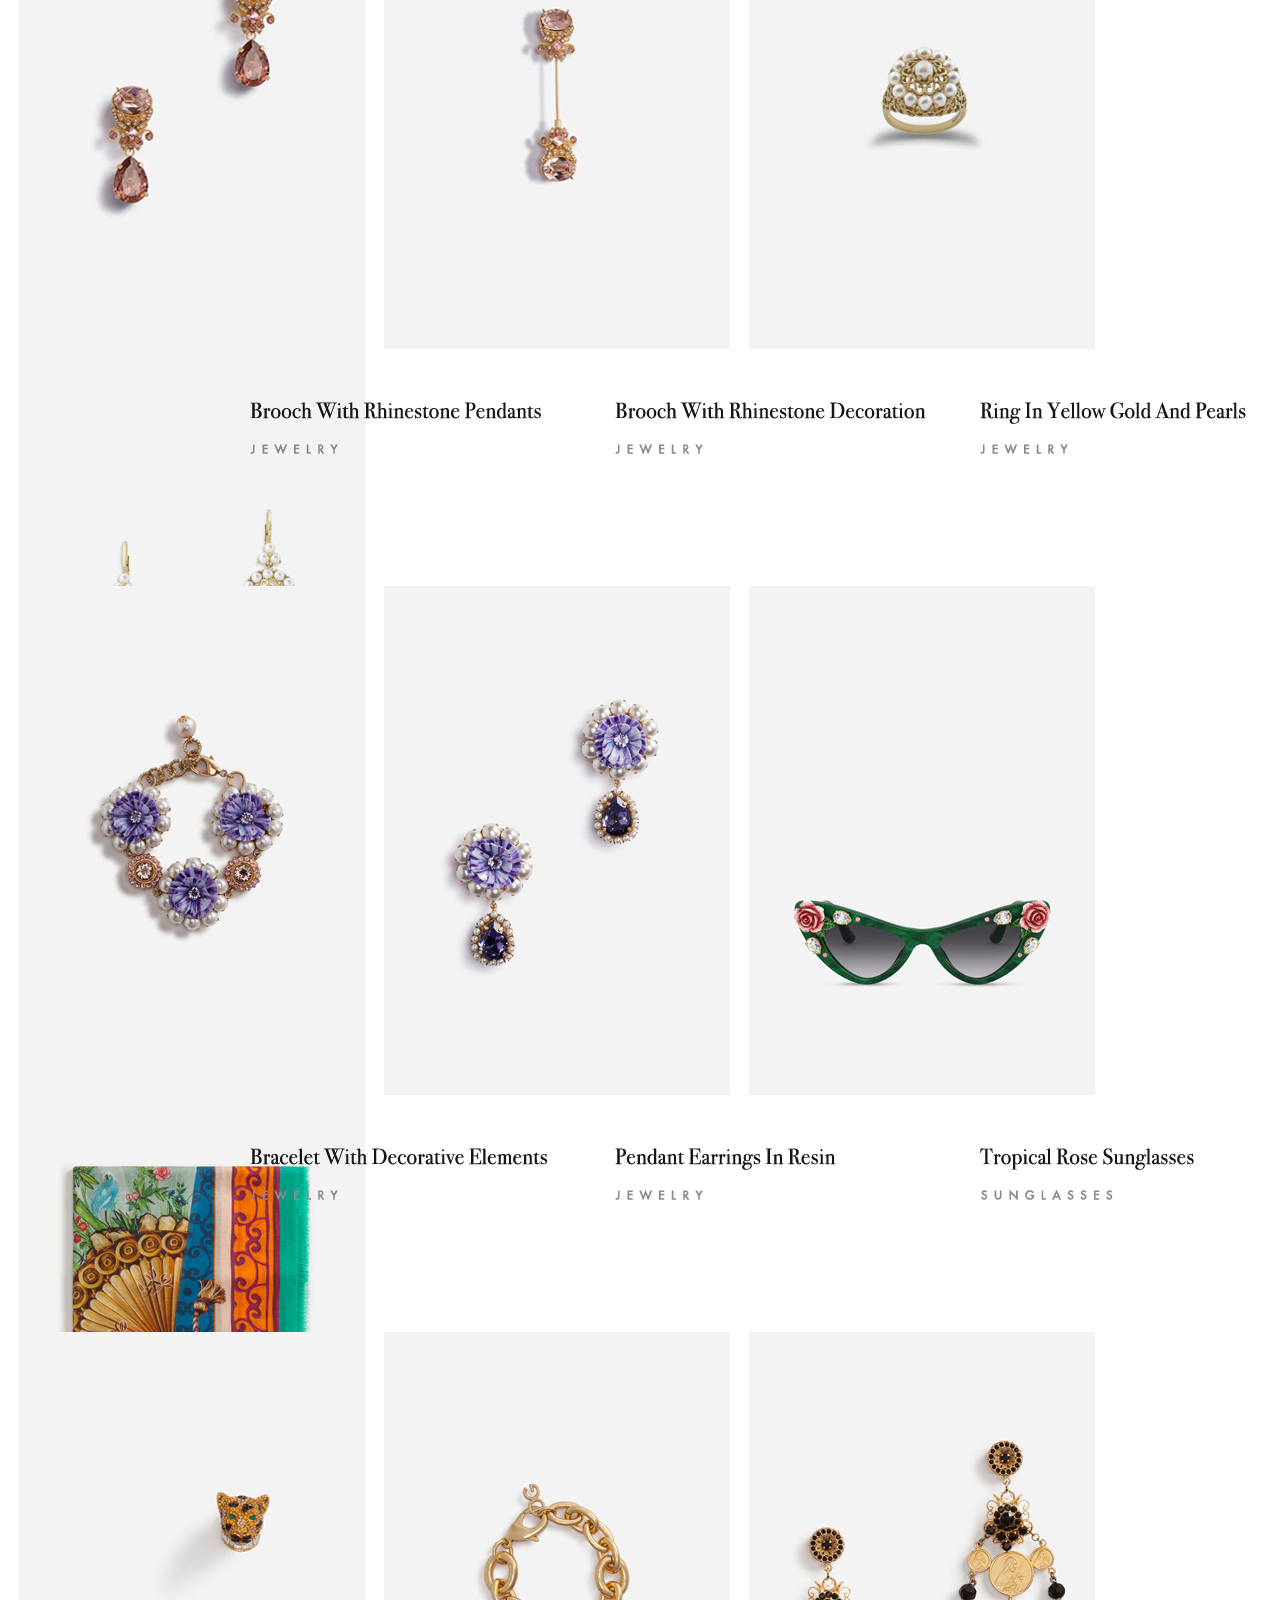
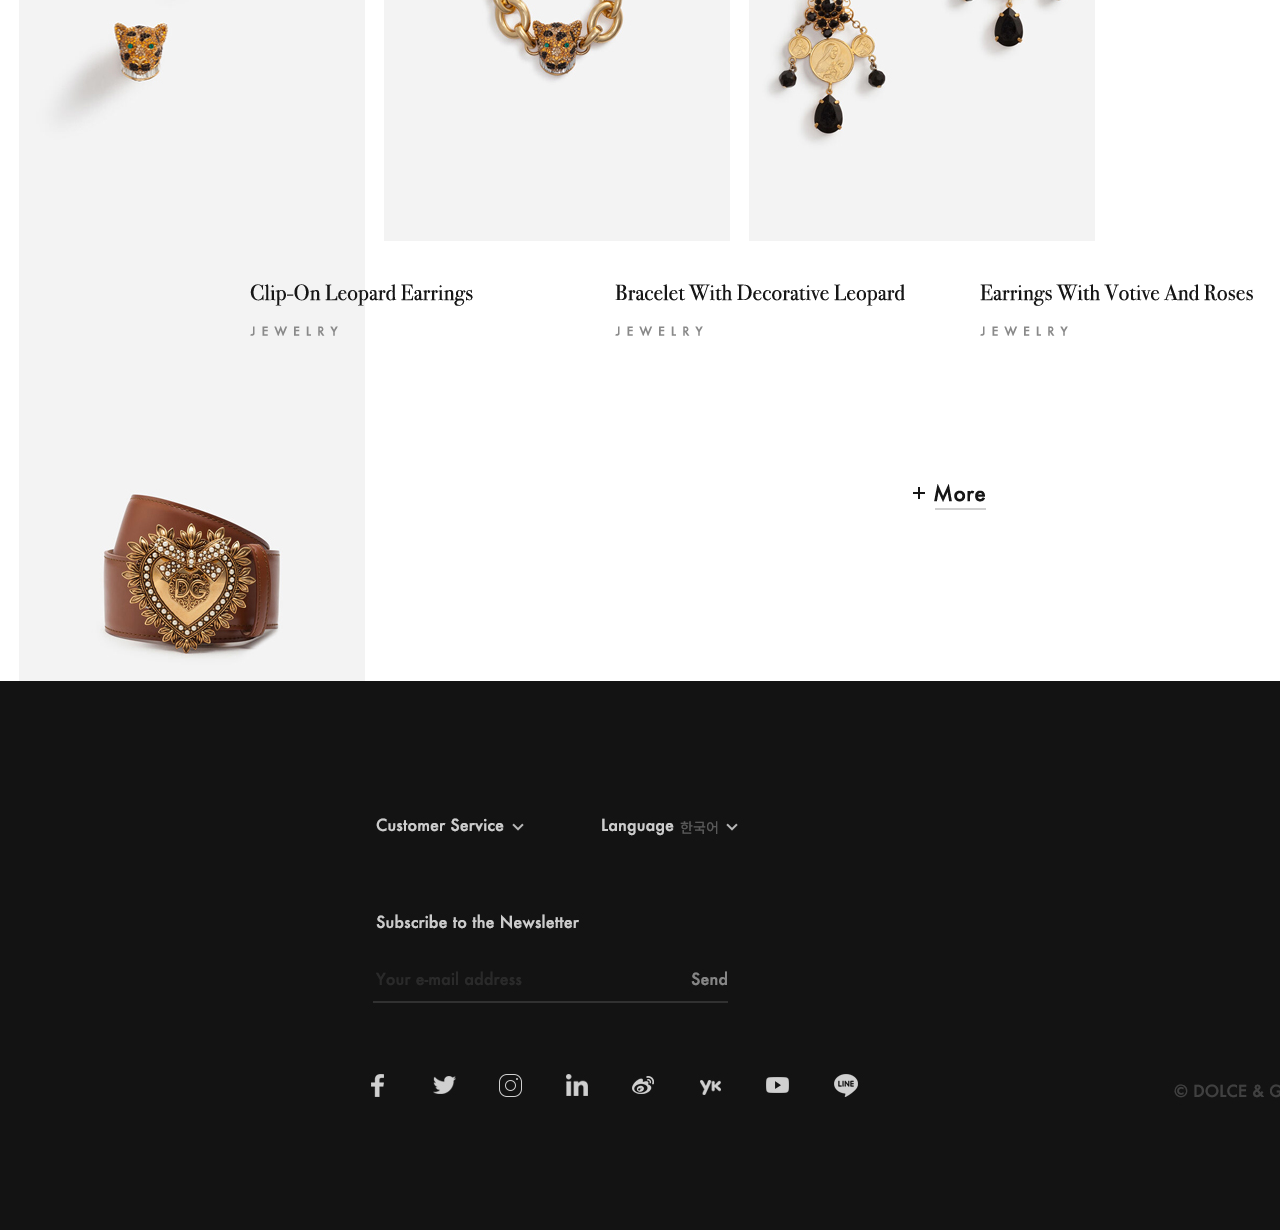
<file: sub_product_details.html>
<!DOCTYPE html>
<html lang="en">
<head>
    <meta charset="UTF-8">
    <title>product_details</title>
    <link rel="stylesheet" href="css/reset.css">
    <link rel="stylesheet" href="css/sub_product_details.css">

    <script src="js/jquery-1.8.1.min.js"></script>
    <script src="js/jquery.easing.1.3.js"></script>
    <script src="js/jquery.slides.js"></script>
    <script src="js/common.js"></script>
</head>
<body>


<section id="product_popup">
    <div class="dim"></div>
    <div class="bg"><img src="images/product/product_bg.jpg" alt="배경"></div>
    <div class="bg_line"><img src="images/product/product_line.png" alt="배경선"></div>
    <div class="button_close"><a href="#" onclick="goBack()"><img src="images/product/product_button_close.png" alt="닫기버튼"></a></div>


    <article id="product_popup_list_wrap">
        <ul id="product_popup_list_01">
            <li class="font_top"><a><img src="images/product/font_top.png" alt="탑"></a></li>
            <li class="font_pants"><a><img src="images/product/font_pants.png" alt="팬츠"></a></li>
            <li class="font_skirt"><a><img src="images/product/font_skirt.png" alt="스커트"></a></li>
            <li class="font_dress"><a><img src="images/product/font_dress.png" alt="드레스"></a></li>
            <li class="font_jacket"><a><img src="images/product/font_jacket.png" alt="자켓"></a></li>
        </ul>

        <ul id="product_popup_list_02">
            <li class="font_bag"><a><img src="images/product/font_bag.png" alt="백"></a></li>
            <li class="font_shoes"><a><img src="images/product/font_shoes.png" alt="신발"></a></li>
            <li class="font_watch"><a><img src="images/product/font_watch.png" alt="시계"></a></li>
            <li class="font_perfume"><a><img src="images/product/font_perfume.png" alt="향수"></a></li>
        </ul>


        <ul id="product_popup_list_03">
            <li class="font_cosmetics"><a><img src="images/product/font_cosmetics.png" alt="화장품"></a></li>
            <li class="font_accessories"><a href="sub_product_details.html"><img src="images/product/font_accessories.png" alt="악세사리"></a></li>
        </ul>
    </article>
</section><!--product_popup end-->



<header id="header">
    <article class="inner">
        <div class="menu_bg"></div>
        <h1><a href="index.html"><img src="images/common/gnb_w/logo.png" alt="로고"></a></h1>

        <ul class="gnb_w clearfix">
            <li class="dropdown">
                <a class="effect-underline" href="sub_collection.html">
                    <img class="dropbtn" src="images/common/gnb_w/font_collection.png" alt="컬랙션">
                </a>
                <div class="dropdown-content">
                    <a>Tropical Rose</a>
                    <a href="sub_collection_details.html">Blooming</a>
                    <a>Christmas</a>
                    <a>DNA</a>
                    <a>Summer Vanitas</a>
                    <a>Christmas</a>
                    <a>King’s Age</a>
                </div>
            </li>

            <li class="dropdown">
                <a class="effect-underline" href="sub_fashionshow.html">
                    <img class="dropbtn" src="images/common/gnb_w/font_fashion_show.png" alt="패션쇼">
                </a>
                <div class="dropdown-content">
                    <a href="sub_fashionshow_details.html">S/S 20 Women</a>
                    <a>S/S 20 Men</a>
                    <a>F/W 20/21 Women</a>
                    <a>F/W 20/21 Men</a>
                </div>
            </li>

            <li class="dropdown">
                <a class="effect-underline" href="sub_advertising_details.html">
                    <img class="dropbtn" src="images/common/gnb_w/font_advertising.png" alt="광고캠패인">
                </a>
                <div class="dropdown-content">
                    <a>Women</a>
                    <a href="sub_advertising_details.html">Men</a>
                    <a>Children</a>
                </div>
            </li>

            <li class="dropdown">
                <a class="effect-underline" href="sub_project.html">
                    <img class="dropbtn" src="images/common/gnb_w/font_project.png" alt="프로젝트">
                </a>
                <div class="dropdown-content">
                    <a href="sub_project.html">Amore for Scientific Research</a>
                    <a>DG for Smeg</a>
                    <a>Donnafugata giving life to Rosa</a>
                    <a>The Silk Road</a>
                </div>
            </li>

            <li><a class="effect-underline" href="sub_news.html"><img src="images/common/gnb_w/font_news.png" alt="뉴스"></a></li>
        </ul>


        <ul class="gnb_2_w clearfix">
            <li><a href="sub_about.html"><img src="images/common/gnb_w/font_about.png" alt="어바웃"></a></li>
        </ul>

        <ul class="link_w clearfix">
            <li><a href="#"><img src="images/common/gnb_w/button_product.png" alt="제품"></a></li>
        </ul>

        <div class="search_w">
            <a href="search.html"><img src="images/common/gnb_w/icon_search.png" alt="검색"></a>
        </div>
    </article>
</header>




<section id="product_details_accessories">

    <div class="top_image"><img src="images/product_details/accessories_top_image.jpg" alt="탑이미지"></div>


    <article id="accessories_image_wrap">
        <ul id="accessories_list_01">
            <li class="image_01"><a><img src="images/product_details/image_01.jpg" alt="리스트이미지"></a></li>
            <li class="image_02"><a><img src="images/product_details/image_02.jpg" alt="리스트이미지"></a></li>
            <li class="image_03"><a><img src="images/product_details/image_03.jpg" alt="리스트이미지"></a></li>
            <li class="image_04"><a><img src="images/product_details/image_04.jpg" alt="리스트이미지"></a></li>
        </ul>

        <ul id="accessories_list_02">
            <li class="image_05"><a><img src="images/product_details/image_05.jpg" alt="리스트이미지"></a></li>
            <li class="image_06"><a><img src="images/product_details/image_06.jpg" alt="리스트이미지"></a></li>
            <li class="image_07"><a><img src="images/product_details/image_07.jpg" alt="리스트이미지"></a></li>
            <li class="image_08"><a><img src="images/product_details/image_08.jpg" alt="리스트이미지"></a></li>
        </ul>

        <ul id="accessories_list_03">
            <li class="image_09"><a><img src="images/product_details/image_09.jpg" alt="리스트이미지"></a></li>
            <li class="image_10"><a><img src="images/product_details/image_10.jpg" alt="리스트이미지"></a></li>
            <li class="image_11"><a><img src="images/product_details/image_11.jpg" alt="리스트이미지"></a></li>
            <li class="image_12"><a><img src="images/product_details/image_12.jpg" alt="리스트이미지"></a></li>
        </ul>

        <ul id="accessories_list_04">
            <li class="image_13"><a><img src="images/product_details/image_13.jpg" alt="리스트이미지"></a></li>
            <li class="image_14"><a><img src="images/product_details/image_14.jpg" alt="리스트이미지"></a></li>
            <li class="image_15"><a><img src="images/product_details/image_15.jpg" alt="리스트이미지"></a></li>
            <li class="image_16"><a><img src="images/product_details/image_16.jpg" alt="리스트이미지"></a></li>
        </ul>

    </article>


    <article id="accessories_font_wrap">
        <div class="font_01"><a><img src="images/product_details/accessories_font_01.png" alt="이미지설명"></a></div>
        <div class="font_02"><a><img src="images/product_details/accessories_font_02.png" alt="이미지설명"></a></div>
        <div class="font_03"><a><img src="images/product_details/accessories_font_03.png" alt="이미지설명"></a></div>
        <div class="font_04"><a><img src="images/product_details/accessories_font_04.png" alt="이미지설명"></a></div>
    </article>


    <div class="more"><img src="images/product_details/accessories_more.png" alt="더보기"></div>

</section>






<section id="footer">
    <div class="image"><img src="images/common/footer/footer.jpg" alt="푸터"></div>
</section><!--footer end-->






</body>
</html>
</file>
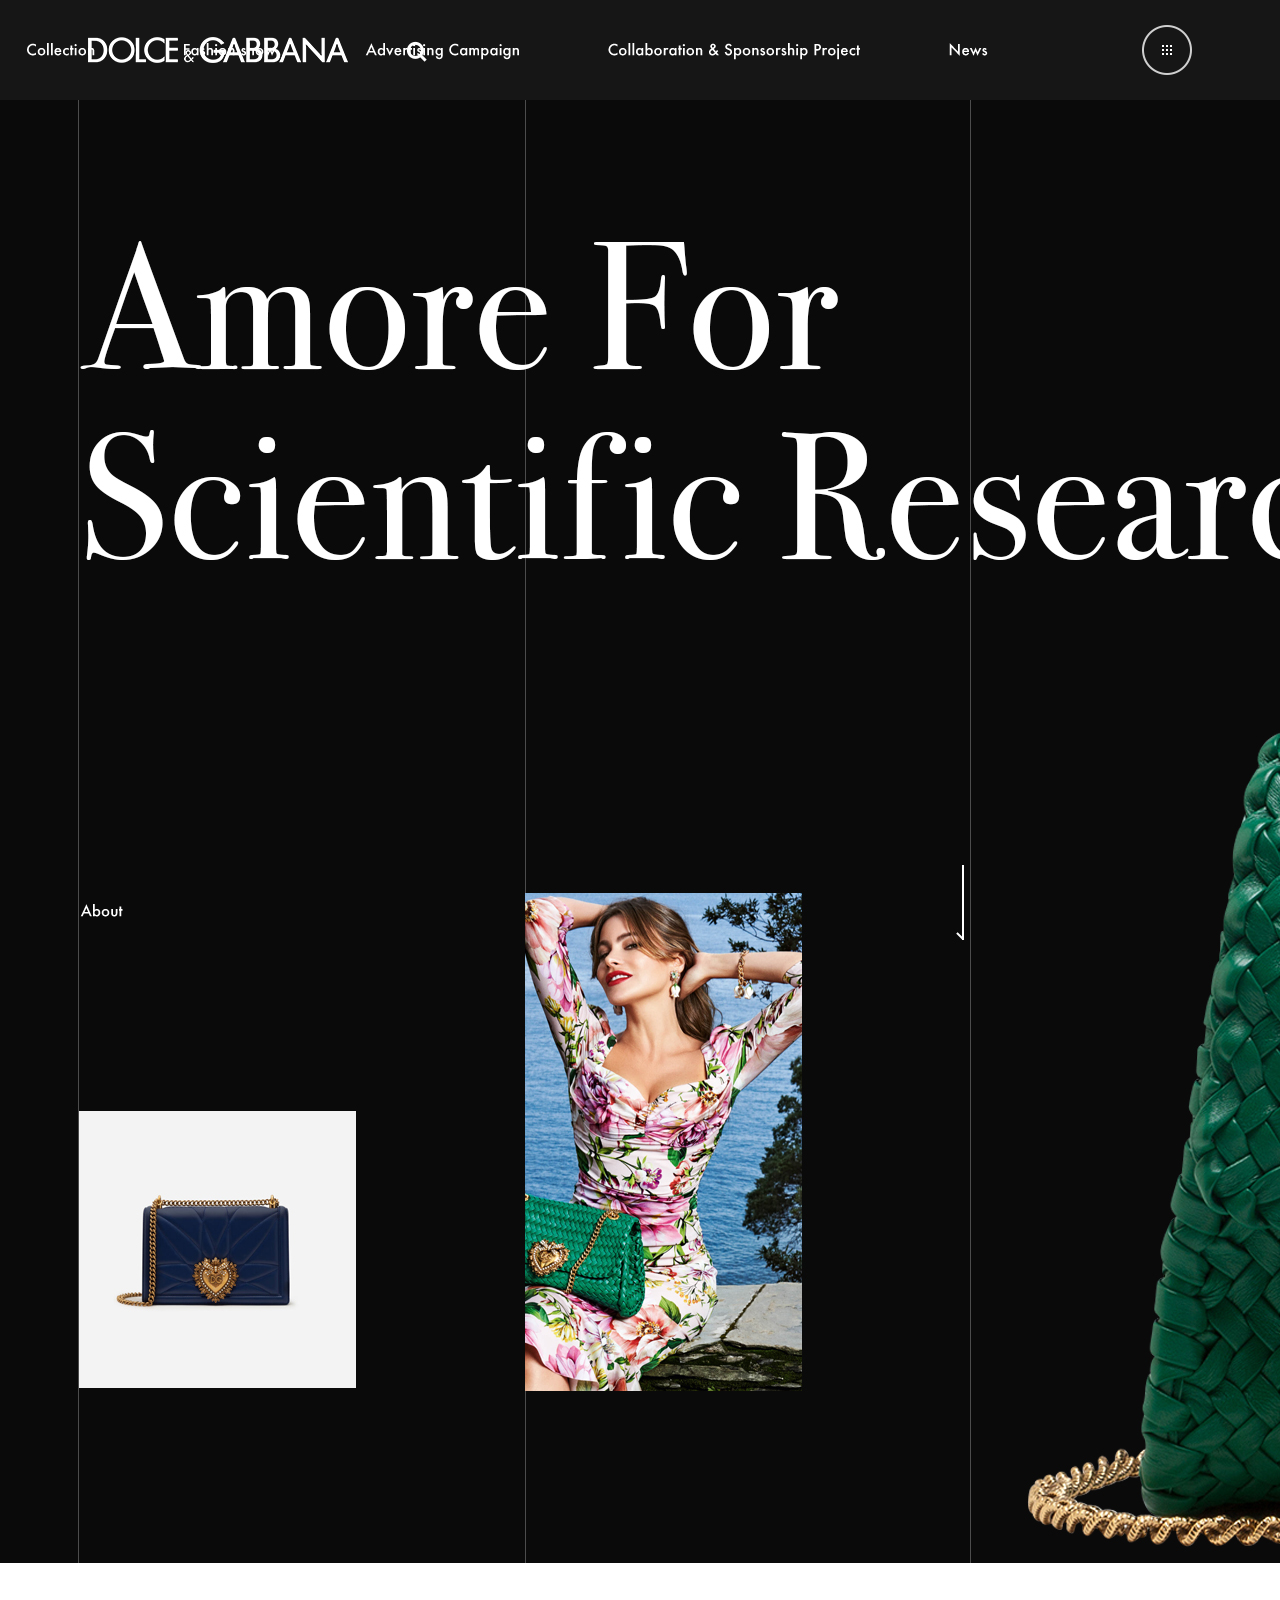
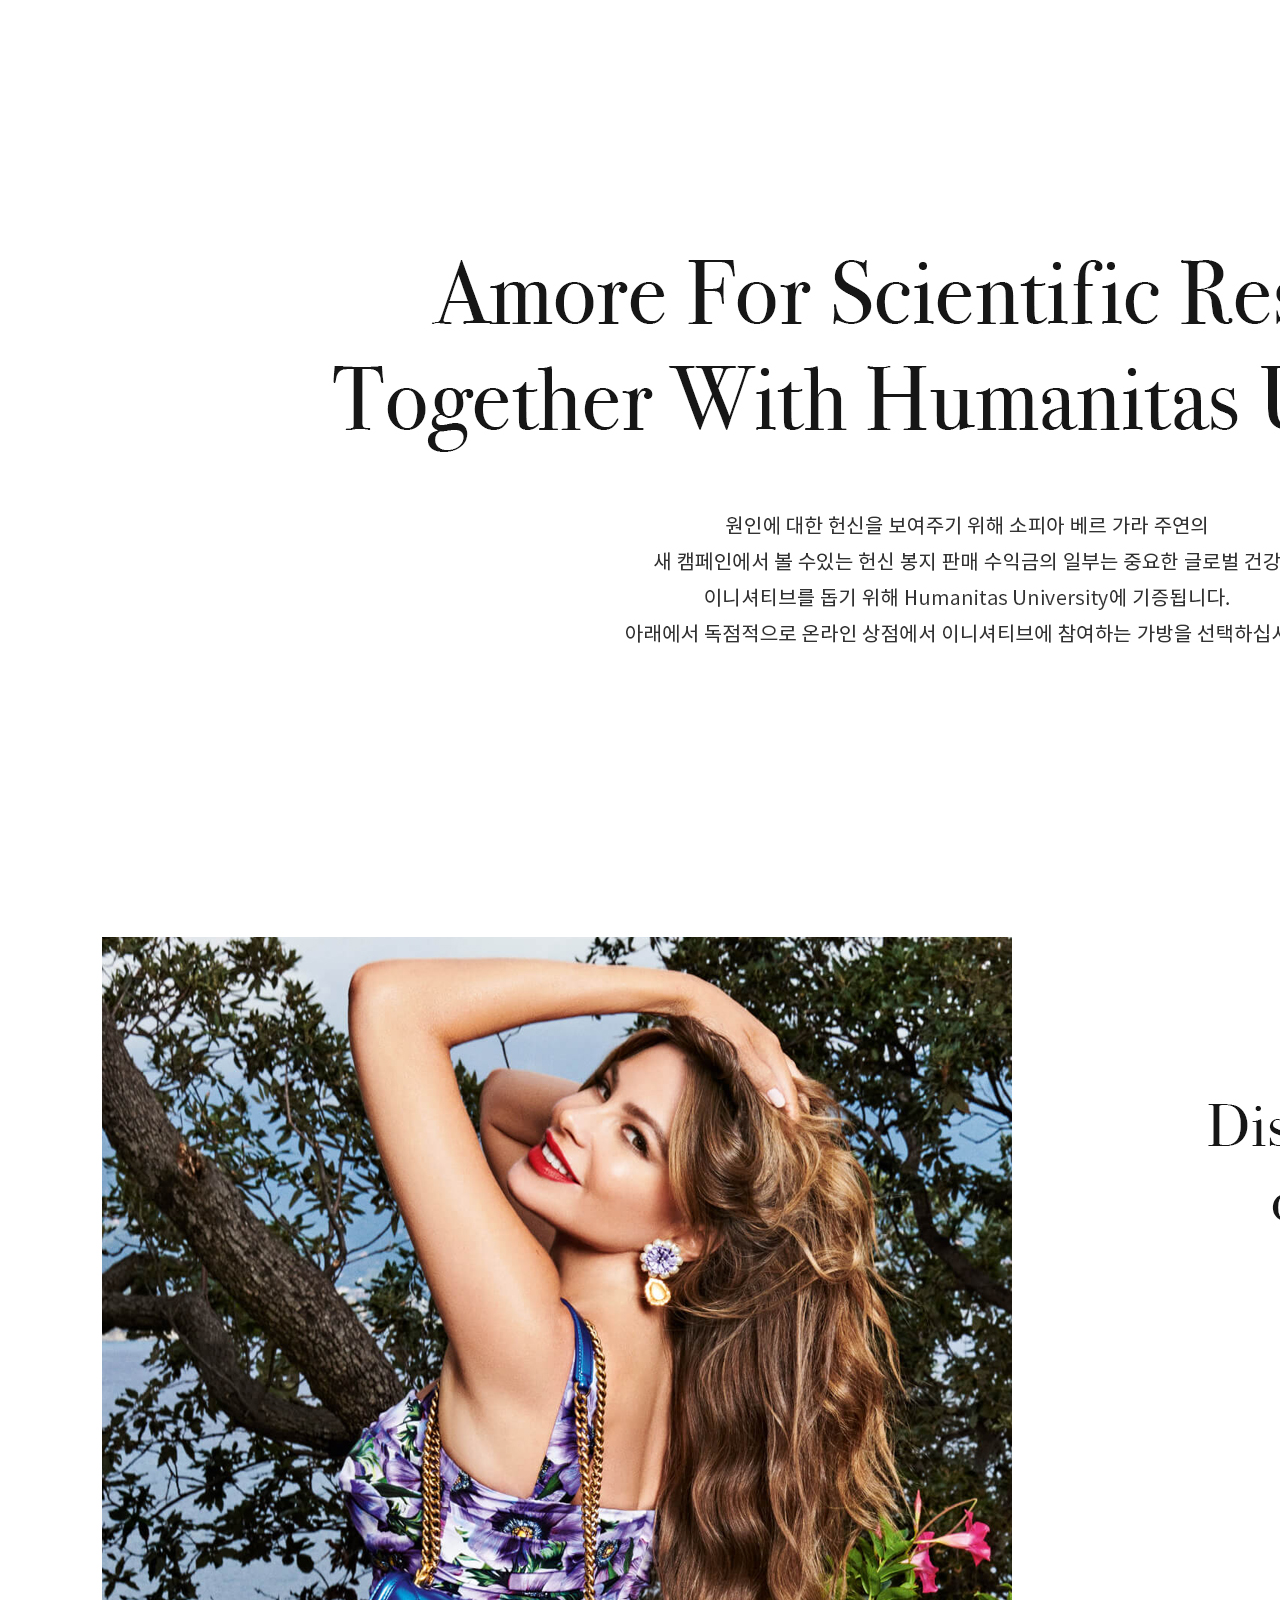
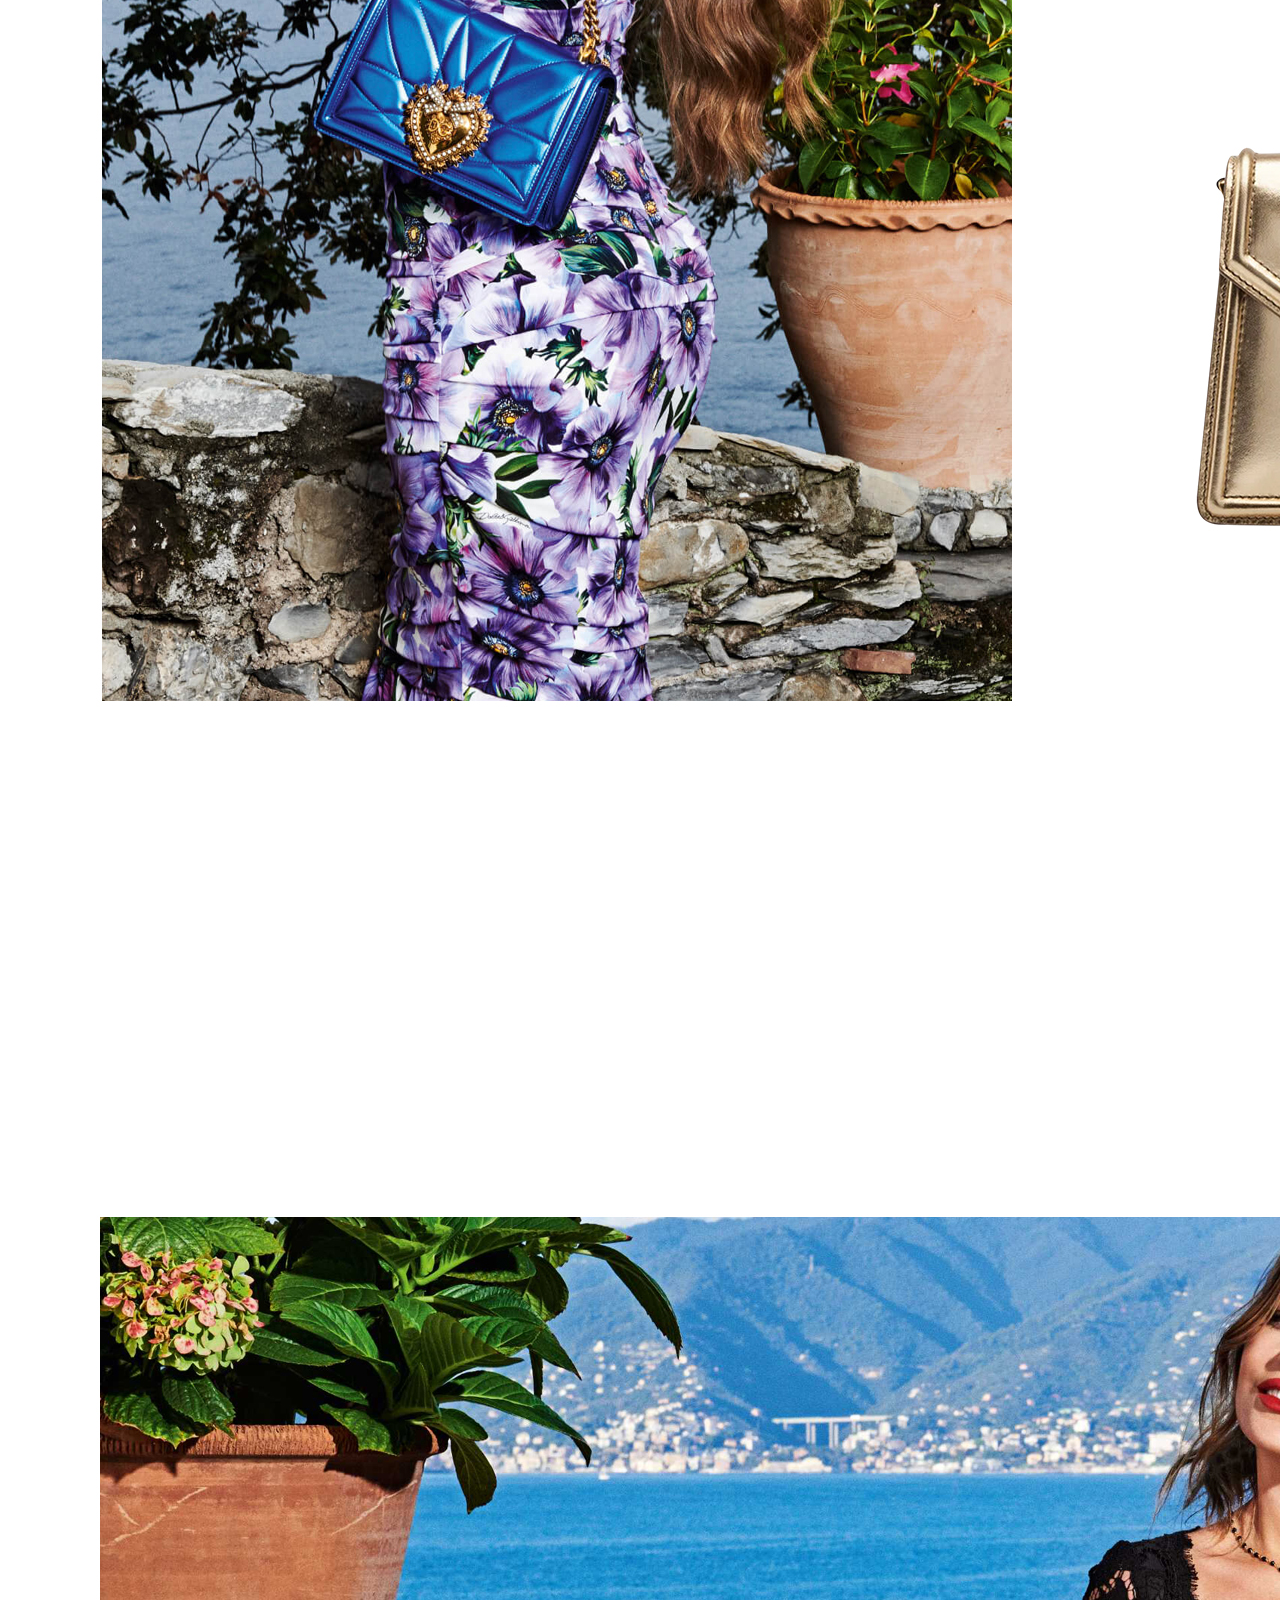
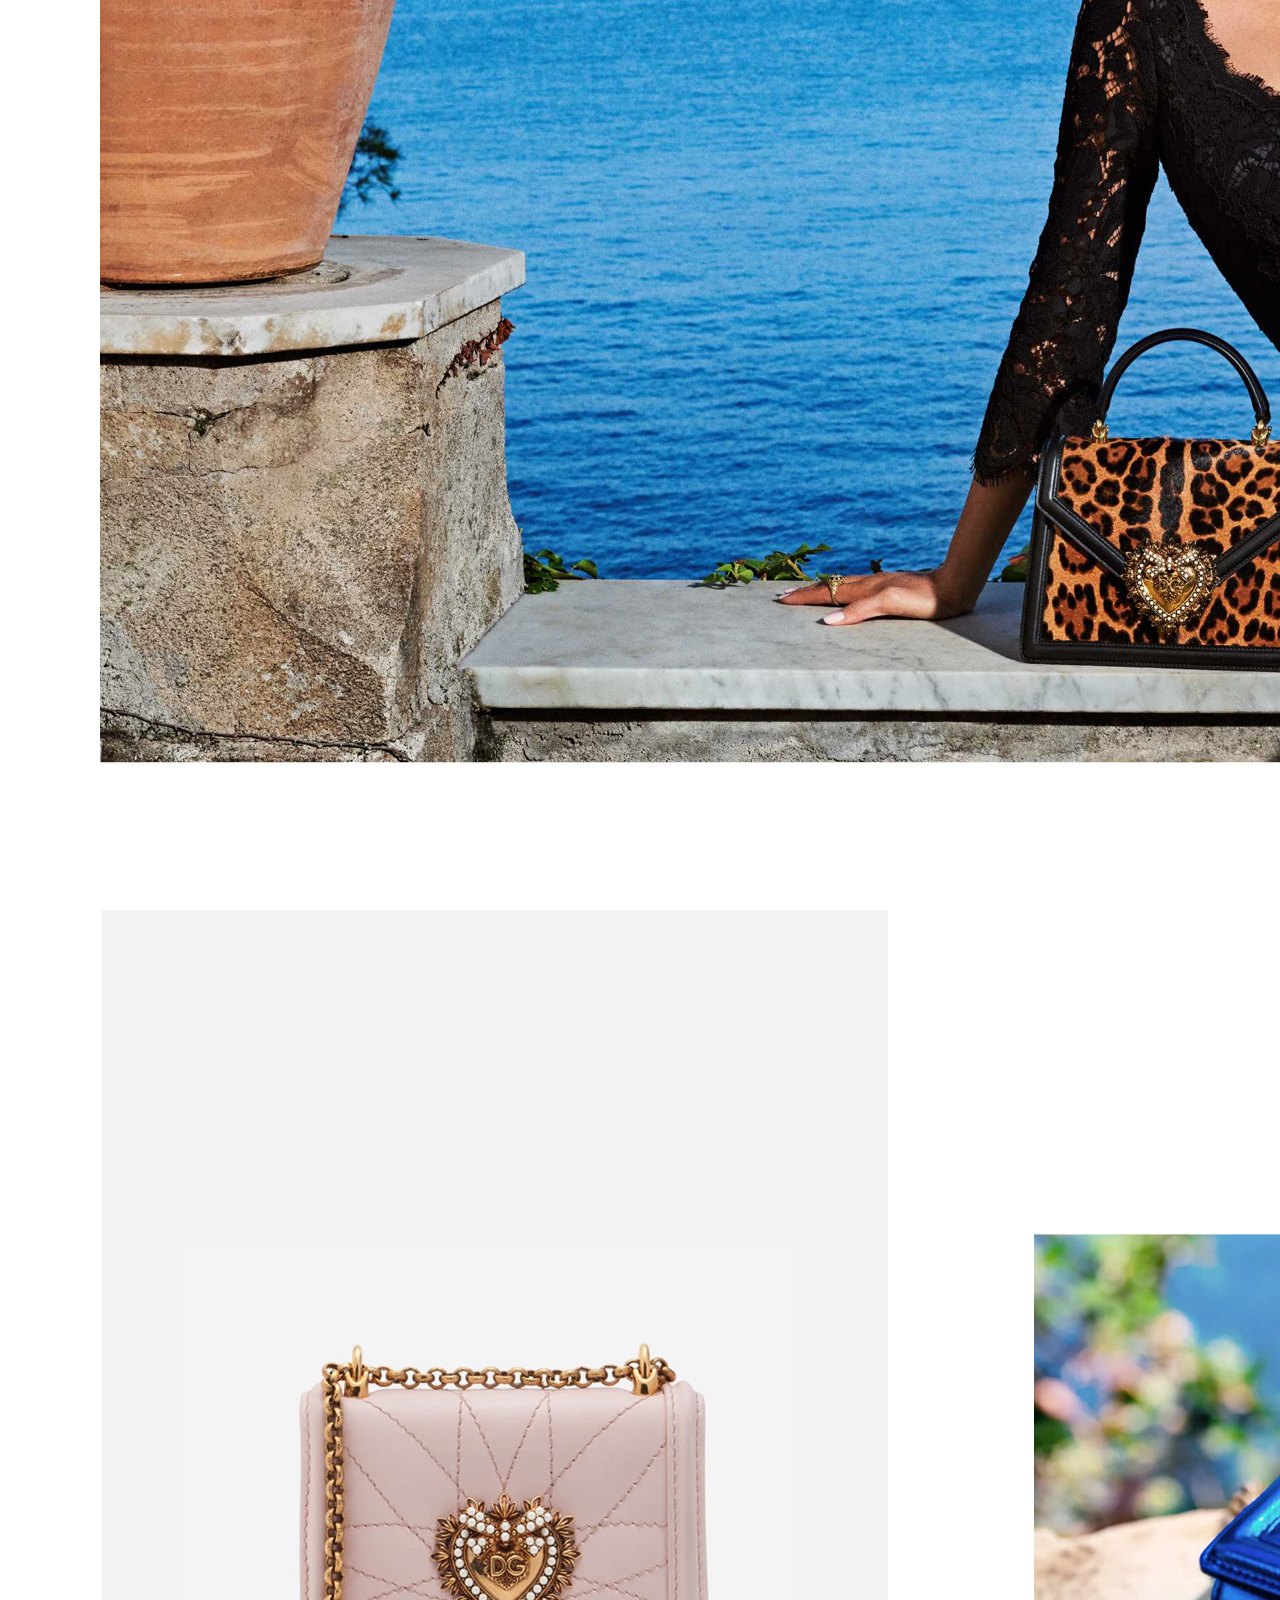
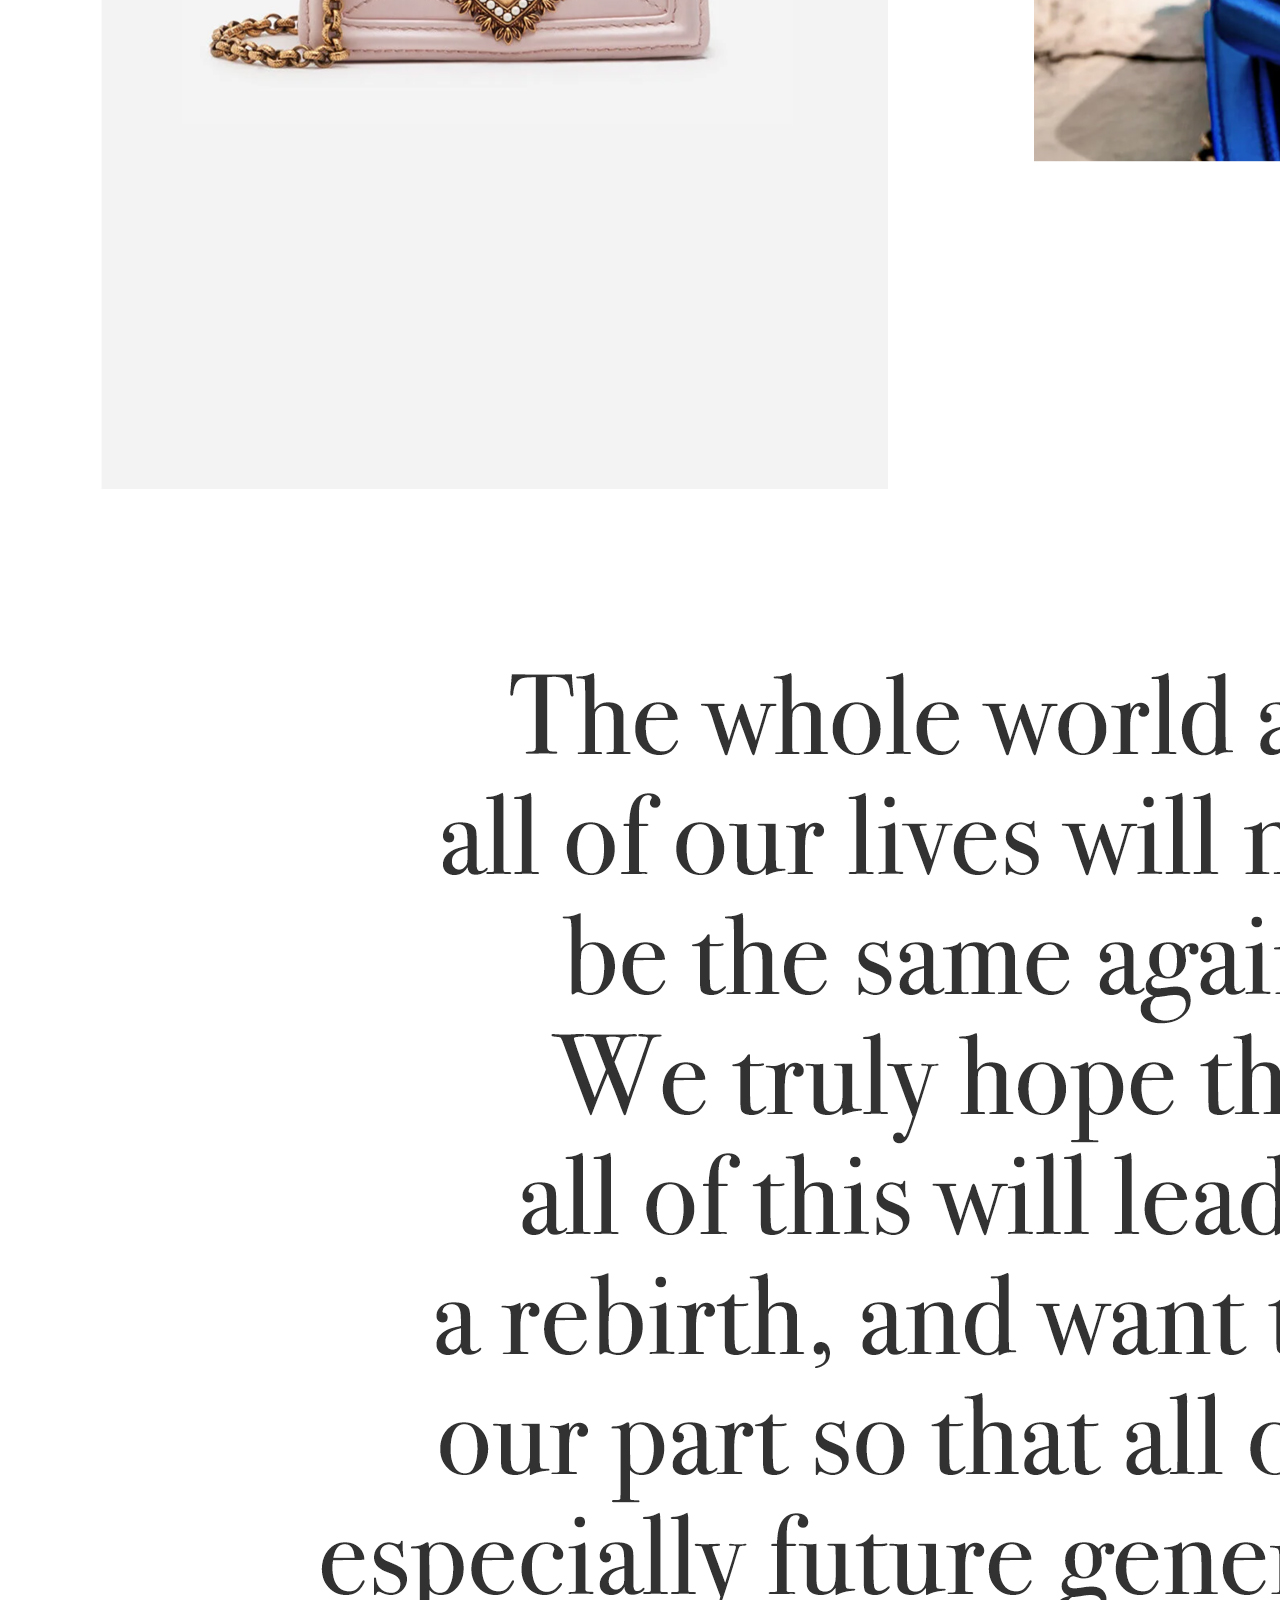
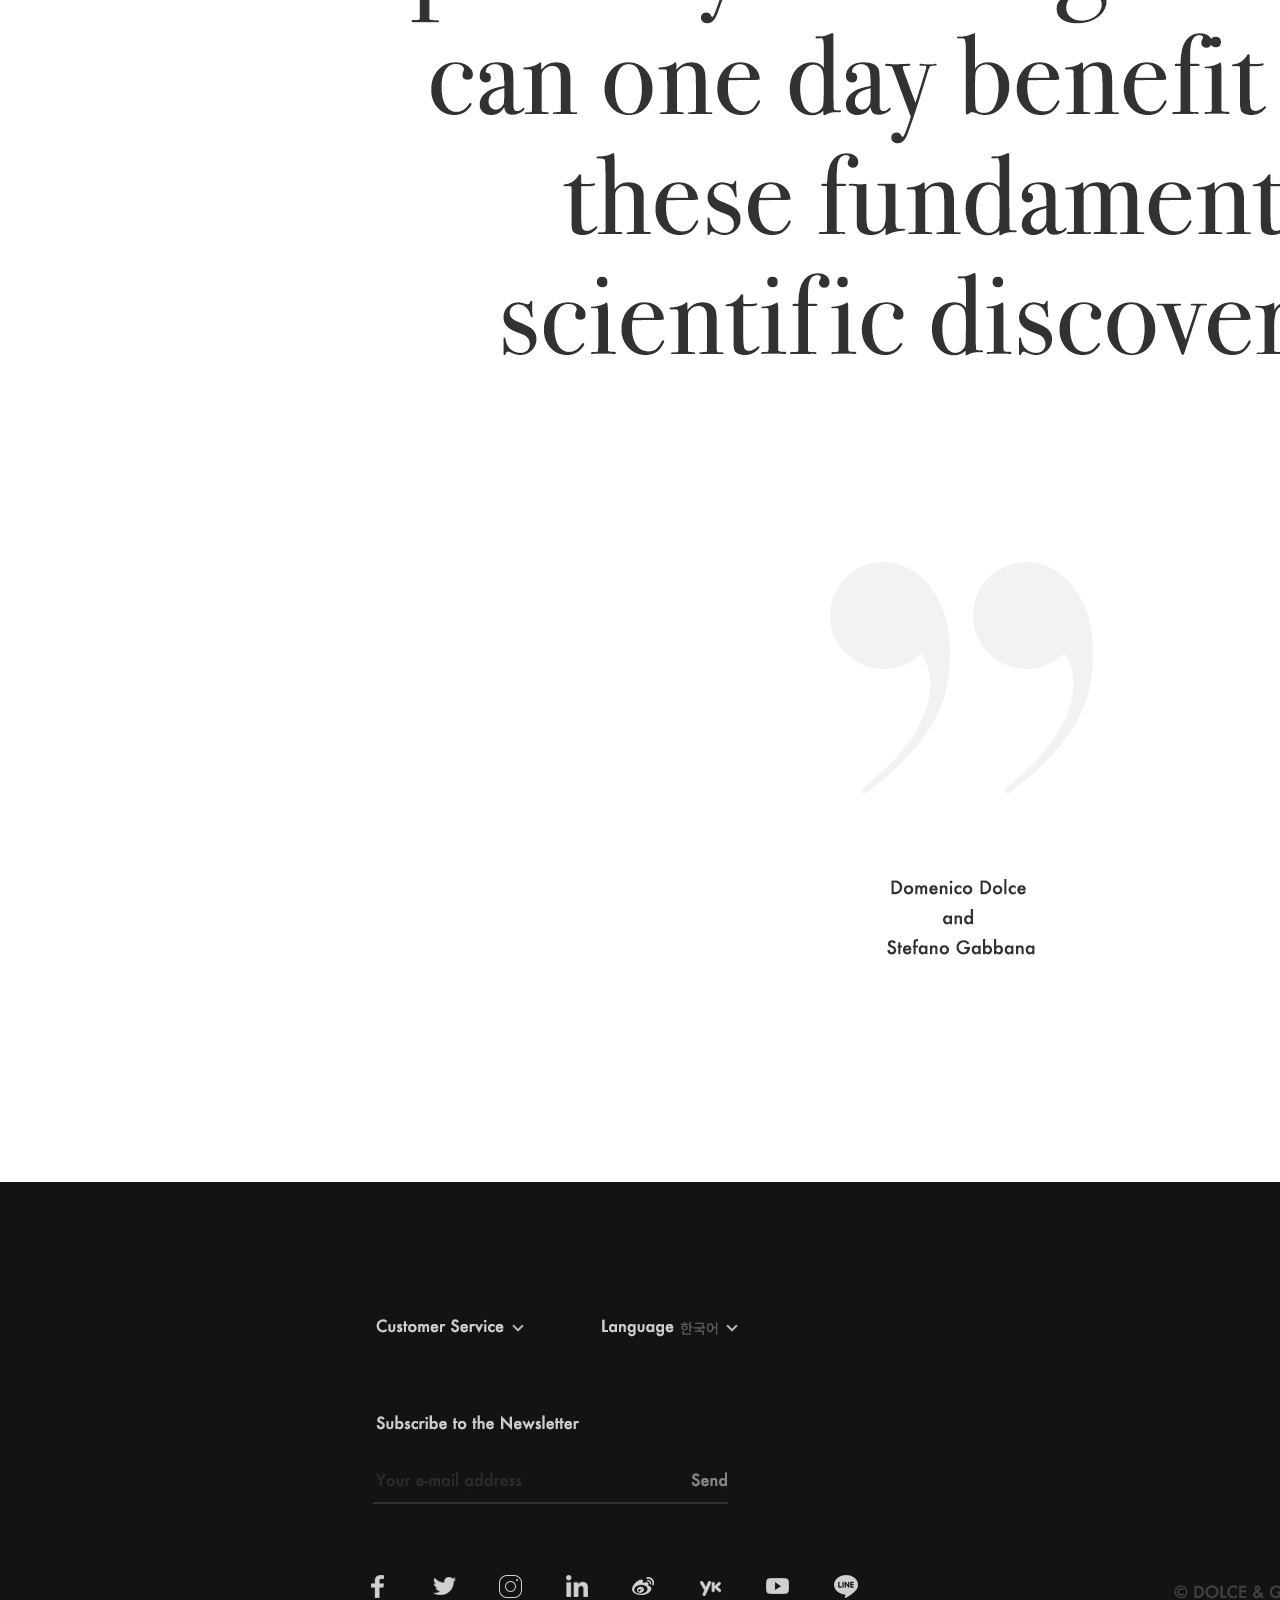
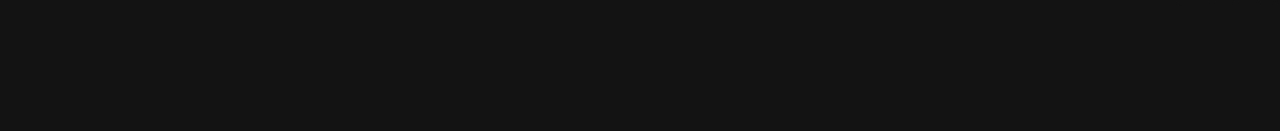
<file: sub_project.html>
<!DOCTYPE html>
<html lang="en">
<head>
    <meta charset="UTF-8">
    <title>project</title>
    <link rel="stylesheet" href="css/reset.css">
    <link rel="stylesheet" href="css/sub_project.css">

    <script src="js/jquery-1.8.1.min.js"></script>
    <script src="js/jquery.easing.1.3.js"></script>
    <script src="js/jquery.slides.js"></script>
    <script src="js/common.js"></script>
</head>
<body>


<section id="product_popup">
    <div class="dim"></div>
    <div class="bg"><img src="images/product/product_bg.jpg" alt="배경"></div>
    <div class="bg_line"><img src="images/product/product_line.png" alt="배경선"></div>
    <div class="button_close"><a href="#" onclick="goBack()"><img src="images/product/product_button_close.png" alt="닫기버튼"></a></div>


    <article id="product_popup_list_wrap">
        <ul id="product_popup_list_01">
            <li class="font_top"><a><img src="images/product/font_top.png" alt="탑"></a></li>
            <li class="font_pants"><a><img src="images/product/font_pants.png" alt="팬츠"></a></li>
            <li class="font_skirt"><a><img src="images/product/font_skirt.png" alt="스커트"></a></li>
            <li class="font_dress"><a><img src="images/product/font_dress.png" alt="드레스"></a></li>
            <li class="font_jacket"><a><img src="images/product/font_jacket.png" alt="자켓"></a></li>
        </ul>

        <ul id="product_popup_list_02">
            <li class="font_bag"><a><img src="images/product/font_bag.png" alt="백"></a></li>
            <li class="font_shoes"><a><img src="images/product/font_shoes.png" alt="신발"></a></li>
            <li class="font_watch"><a><img src="images/product/font_watch.png" alt="시계"></a></li>
            <li class="font_perfume"><a><img src="images/product/font_perfume.png" alt="향수"></a></li>
        </ul>


        <ul id="product_popup_list_03">
            <li class="font_cosmetics"><a><img src="images/product/font_cosmetics.png" alt="화장품"></a></li>
            <li class="font_accessories"><a href="sub_product_details.html"><img src="images/product/font_accessories.png" alt="악세사리"></a></li>
        </ul>
    </article>
</section><!--product_popup end-->



<header id="header">
    <article class="inner">
        <div class="menu_bg"></div>
        <h1><a href="index.html"><img src="images/common/gnb/logo.png" alt="로고"></a></h1>

        <ul class="gnb clearfix">
            <li class="dropdown">
                <a class="effect-underline" href="sub_collection.html">
                    <img class="dropbtn" src="images/common/gnb/font_collection.png" alt="컬랙션">
                </a>
                <div class="dropdown-content">
                    <a>Tropical Rose</a>
                    <a href="sub_collection_details.html">Blooming</a>
                    <a>Christmas</a>
                    <a>DNA</a>
                    <a>Summer Vanitas</a>
                    <a>Christmas</a>
                    <a>King’s Age</a>
                </div>
            </li>

            <li class="dropdown">
                <a class="effect-underline" href="sub_fashionshow.html">
                    <img class="dropbtn" src="images/common/gnb/font_fashion_show.png" alt="패션쇼">
                </a>
                <div class="dropdown-content">
                    <a href="sub_fashionshow_details.html">S/S 20 Women</a>
                    <a>S/S 20 Men</a>
                    <a>F/W 20/21 Women</a>
                    <a>F/W 20/21 Men</a>
                </div>
            </li>

            <li class="dropdown">
                <a class="effect-underline" href="sub_advertising_details.html">
                    <img class="dropbtn" src="images/common/gnb/font_advertising.png" alt="광고캠패인">
                </a>
                <div class="dropdown-content">
                    <a>Women</a>
                    <a href="sub_advertising_details.html">Men</a>
                    <a>Children</a>
                </div>
            </li>

            <li class="dropdown">
                <a class="effect-underline" href="sub_project.html">
                    <img class="dropbtn" src="images/common/gnb/font_project.png" alt="프로젝트">
                </a>
                <div class="dropdown-content">
                    <a href="sub_project.html">Amore for Scientific Research</a>
                    <a>DG for Smeg</a>
                    <a>Donnafugata giving life to Rosa</a>
                    <a>The Silk Road</a>
                </div>
            </li>

            <li><a class="effect-underline" href="sub_news.html"><img src="images/common/gnb/font_news.png" alt="뉴스"></a></li>
        </ul>


        <ul class="gnb_2 clearfix">
            <li><a href="sub_about.html"><img src="images/common/gnb/font_about.png" alt="어바웃"></a></li>
        </ul>

        <ul class="link clearfix">
            <li><a href="#"><img src="images/common/gnb/button_product.png" alt="제품"></a></li>
        </ul>

        <div class="search">
            <a href="search.html"><img src="images/common/gnb/icon_search.png" alt="검색"></a>
        </div>
    </article>

    <div class="arrow"><img src="images/common/arrow.png" alt=""></div>
</header><!--header end-->


<section id="project">
    <div class="image_01"><img src="images/project/project_01.jpg" alt="프로젝트이미지_01"></div>
    <div class="image_02"><img src="images/project/project_02.jpg" alt="프로젝트이미지_02"></div>
    <div class="image_03"><img src="images/project/project_03.jpg" alt="프로젝트이미지_03"></div>
    <div class="image_04"><img src="images/project/project_04.jpg" alt="프로젝트이미지_04"></div>
</section><!--project end-->


<section id="footer">
    <div class="image"><img src="images/common/footer/footer.jpg" alt="푸터"></div>
</section><!--footer end-->



</body>
</html>
</file>
<file: css/search.css>
html, body {
    overflow-x: hidden;
    overflow-y: auto;
}

#product_popup {
    position : fixed;
    left: 0;
    top: 0;
    z-index: 8888;
    display: none;
}

#product_popup > ul {
    position : fixed;
}

#product_popup .button_close {
    position : fixed;
    width: 50px;
    height: 50px;
    top: 25px;
    right: 88px;
}

#product_popup .dim {
    position : fixed;
    width: 1920px;
    height: 980px;
    background: #000000;
    opacity: 60%;
}

#product_popup .bg {
    position : fixed;
    top: 0;
    left: 0;
}

#product_popup .bg_line {
    position : fixed;
    top: -35px;
    left: 0;
}

#product_popup_list_wrap {
    width: 1110px;
    height: 298px;
    position : fixed;
    left: 405px;
    top: 220px;
}

#product_popup_list_01  {
    margin-bottom: 63px;
}

#product_popup_list_01 > li {
    float: left;
    margin-left: 121px;
}

#product_popup_list_01 > li:first-child{
    margin-left: 0;
}

#product_popup_list_02  {
    float: left;
    margin-left: 71px;
    padding-top: 63px;
}

#product_popup_list_02 > li {
    float: left;
    margin-right: 121px;
}

#product_popup_list_02 > li:last-child{
    margin-right: 0;
}

#product_popup_list_03  {
    float: left;
    margin-left: 223px;
    padding-top: 63px;
}

#product_popup_list_03 > li {
    float: left;
    margin-right: 121px;
}

#product_popup_list_03 > li:last-child{
    margin-right: 0;
}
/**product_popup 끝**/





#header {}

/**header z-200**/
#header .inner {
    margin: 0 auto;
    position : fixed;
    top: 0;
    left: 0;
    z-index: 200;
}

#header .menu_bg {
    width: 1920px;
    height: 100px;
    background: #161616;
}

#header .inner h1 {
    width: 260px;
    height: 26px;
    position : fixed;
    top: 37px;
    left: 88px;
}

#header .inner ul {
    position : fixed;
}

#header .inner div {
    position : fixed;
}

#header .inner .link {
    width: 50px;
    height: 50px;
    top: 25px;
    right: 88px;
}

#header .inner .gnb {
    top: 0;
    right: 203px;
}

#header .inner .gnb > li {
    height: 100px;
    float: left;
    margin-right: 89px;
}

#header .inner .gnb > li > a {
    color: #fff;
    position: relative;
}

/*effect-underline*/
a.effect-underline:after {
    content: '';
    position: absolute;
    left: 0;
    display: inline-block;
    height: 1em;
    width: 100%;
    border-bottom: 1px solid;
    margin-top: 83px;
    opacity: 0;
    -webkit-transition: opacity 0.35s, -webkit-transform 0.35s;
    transition: opacity 0.35s, transform 0.35s;
    -webkit-transform: scale(0,1);
    transform: scale(0,1);
    transform-origin: -100%;
}

a.effect-underline:hover:after {
    opacity: 1;
    -webkit-transform: scale(1);
    transform: scale(1);
}

#header .inner .gnb_2 {
    width: 43px;
    height: 26px;
    left: 80px;
    top: 898px;
}

#header .inner .search_x {
    top: 42px;
    left: 408px;
}

.dropdown {
    float: left;
    overflow: hidden;
}

.dropdown .dropbtn {
    border: none;
    outline: none;
    background-color: inherit;
    margin: 0;
}

.dropdown-content {
    display: none;
    position: absolute;
    background-color: #000000;
    opacity: 80%;
    min-width: 200px;
    padding: 20px 30px 38px 38px;
    padding-bottom: 30px;
    box-shadow: 0px 8px 16px 0px rgba(0,0,0,0.2);
    z-index: 1;
}

.dropdown-content a {
    font-family: "Futura";
    color: #ffffff;
    line-height: 50px;
    font-size: 15px;
    font-weight: medium;
    text-decoration: none;
    display: block;
}

.dropdown-content a:hover {color: #bebebe;}

.dropdown:hover .dropdown-content {display: block;}
/*  header end    */


#search {
    width: 1920px;
    height: 980px;

    background: url("../images/search/bg.jpg");
}
</file>
<file: css/sub_about.css>
html, body {
    background: #0a0a0a;
    overflow-x: hidden;
    overflow-y: auto;
}


#product_popup {
    position : fixed;
    left: 0;
    top: 0;
    z-index: 8888;
    display: none;
}

#product_popup > ul {
    position : fixed;
}

#product_popup .button_close {
    position : fixed;
    width: 50px;
    height: 50px;
    top: 25px;
    right: 88px;
}

#product_popup .dim {
    position : fixed;
    width: 1920px;
    height: 980px;
    background: #000000;
    opacity: 60%;
}

#product_popup .bg {
    position : fixed;
    top: 0;
    left: 0;
}

#product_popup .bg_line {
    position : fixed;
    top: -35px;
    left: 0;
}

#product_popup_list_wrap {
    width: 1110px;
    height: 298px;
    position : fixed;
    left: 405px;
    top: 220px;
}

#product_popup_list_01  {
    margin-bottom: 63px;
}

#product_popup_list_01 > li {
    float: left;
    margin-left: 121px;
}

#product_popup_list_01 > li:first-child{
    margin-left: 0;
}

#product_popup_list_02  {
    float: left;
    margin-left: 71px;
    padding-top: 63px;
}

#product_popup_list_02 > li {
    float: left;
    margin-right: 121px;
}

#product_popup_list_02 > li:last-child{
    margin-right: 0;
}

#product_popup_list_03  {
    float: left;
    margin-left: 223px;
    padding-top: 63px;
}

#product_popup_list_03 > li {
    float: left;
    margin-right: 121px;
}

#product_popup_list_03 > li:last-child{
    margin-right: 0;
}
/**product_popup 끝**/





#header {}

/**header z-200**/
#header .inner {
    margin: 0 auto;
    position : fixed;
    top: 0;
    left: 0;
    z-index: 200;
}

#header .menu_bg {
    width: 1920px;
    height: 100px;
    background: #161616;
}

#header .inner h1 {
    width: 260px;
    height: 26px;
    position : fixed;
    top: 37px;
    left: 88px;
}

#header .inner ul {
    position : fixed;
}

#header .inner div {
    position : fixed;
}

#header .inner .link {
    width: 50px;
    height: 50px;
    top: 25px;
    right: 88px;
}

#header .inner .gnb {
    top: 0;
    right: 203px;
}

#header .inner .gnb > li {
    height: 100px;
    float: left;
    margin-right: 89px;
}

#header .inner .gnb > li > a {
    color: #fff;
    position: relative;
}

/*effect-underline*/
a.effect-underline:after {
    content: '';
    position: absolute;
    left: 0;
    display: inline-block;
    height: 1em;
    width: 100%;
    border-bottom: 1px solid;
    margin-top: 83px;
    opacity: 0;
    -webkit-transition: opacity 0.35s, -webkit-transform 0.35s;
    transition: opacity 0.35s, transform 0.35s;
    -webkit-transform: scale(0,1);
    transform: scale(0,1);
    transform-origin: -100%;
}

a.effect-underline:hover:after {
    opacity: 1;
    -webkit-transform: scale(1);
    transform: scale(1);
}

#header .inner .gnb_2 {
    width: 43px;
    height: 26px;
    left: 80px;
    top: 898px;
}

#header .inner .gnb_2_menu {
    top: 841px;
    left: 30px;
}

#header .inner .gnb_2_menu {animation:scaleBounce .9s alternate infinite; border-radius:50em;}
@keyframes scaleBounce{
    from {transform:scale(.8)}
    to {transform:scale(1)}
}

#header .inner .search {
    top: 37px;
    left: 403px;
}

.dropdown {
    float: left;
    overflow: hidden;
}

.dropdown .dropbtn {
    border: none;
    outline: none;
    background-color: inherit;
    margin: 0;
}

.dropdown-content {
    display: none;
    position: absolute;
    background-color: #000000;
    opacity: 80%;
    min-width: 200px;
    padding: 20px 30px 38px 38px;
    padding-bottom: 30px;
    box-shadow: 0px 8px 16px 0px rgba(0,0,0,0.2);
    z-index: 1;
}

.dropdown-content a {
    font-family: "Futura";
    color: #ffffff;
    line-height: 50px;
    font-size: 15px;
    font-weight: medium;
    text-decoration: none;
    display: block;
}

.dropdown-content a:hover {color: #bebebe;}

.dropdown:hover .dropdown-content {display: block;}
/**header 끝**/
/**arrow z-100**/
#header .arrow {
    width: 8px;
    height: 75px;
    position : absolute;
    top: 865px;
    left: 50%;
    margin-left: -4px;
    z-index: 100;
}
/** header 끝 **/


#about {
    height: 5321px;
    position: relative;
}

#about > div {
    position: absolute;
}

#about .background {
    top: 0;
    right: 0;
}

#about .g {
    top: 2769px;
    left: 0;
}

#about .about_description_01 {
    top: 1368px;
    left: 50%;
    margin-left: -347px;
}
#about .about_description_02 {
    top: 3142px;
    left: 50%;
    margin-left: -381.5px;
}

#top {}
#top > div {
    position: absolute;
}
#top .about_title {
    top: 534px;
    left: 164px;
}
#top .top_image {
    top: 226px;
    right: 416px;
}

/*#about .about_images {*/
/*    position: absolute;*/
/*    height: 955px;*/
/*    top: 1889px;*/
/*}*/
#about .about_images {
    position:absolute;
    height: 955px;
    top: 1889px;
    left:0px;
    overflow:hidden;
    white-space: nowrap;
    animation: top 15s linear infinite;
}

@keyframes top {
    0% {
        transform: translate(0, 0);
    }
    100% {
        transform: translate(-50%, 0);
    }
}


#about .about_images .image_01 {}
#about .about_images .image_02 {}

#about .bottom_image {
    top: 3792px;
}

#footer {
    position: absolute;
    top: 4772px;
}
</file>
<file: css/sub_collection.css>
html, body {
    overflow-x: hidden;
    overflow-y: auto;
}

#product_popup {
    position : fixed;
    left: 0;
    top: 0;
    z-index: 8888;
    display: none;
}

#product_popup > ul {
    position : fixed;
}

#product_popup .button_close {
    position : fixed;
    width: 50px;
    height: 50px;
    top: 25px;
    right: 88px;
}

#product_popup .dim {
    position : fixed;
    width: 1920px;
    height: 980px;
    background: #000000;
    opacity: 60%;
}

#product_popup .bg {
    position : fixed;
    top: 0;
    left: 0;
}

#product_popup .bg_line {
    position : fixed;
    top: -35px;
    left: 0;
}

#product_popup_list_wrap {
    width: 1110px;
    height: 298px;
    position : fixed;
    left: 405px;
    top: 220px;
}

#product_popup_list_01  {
    margin-bottom: 63px;
}

#product_popup_list_01 > li {
    float: left;
    margin-left: 121px;
}

#product_popup_list_01 > li:first-child{
    margin-left: 0;
}

#product_popup_list_02  {
    float: left;
    margin-left: 71px;
    padding-top: 63px;
}

#product_popup_list_02 > li {
    float: left;
    margin-right: 121px;
}

#product_popup_list_02 > li:last-child{
    margin-right: 0;
}

#product_popup_list_03  {
    float: left;
    margin-left: 223px;
    padding-top: 63px;
}

#product_popup_list_03 > li {
    float: left;
    margin-right: 121px;
}

#product_popup_list_03 > li:last-child{
    margin-right: 0;
}
/**product_popup 끝**/




#header {}

/**header z-200**/
#header .inner {
    margin: 0 auto;
    position : fixed;
    top: 0;
    left: 0;
    z-index: 200;
}

#header .menu_bg {
    width: 1920px;
    height: 100px;
    background: #ffffff;
}

#header .inner h1 {
    width: 260px;
    height: 26px;
    position : fixed;
    top: 37px;
    left: 88px;
}

#header .inner ul {
    position : fixed;
}

#header .inner div {
    position : fixed;
}

#header .inner .link_w {
    width: 50px;
    height: 50px;
    top: 25px;
    right: 88px;
}

#header .inner .gnb_w {
    top: 0;
    right: 203px;
}

#header .inner .gnb_w > li {
    height: 100px;
    float: left;
    margin-right: 89px;
}

#header .inner .gnb_w > li > a {
    color: #161616;
    position: relative;
}

/*effect-underline*/
a.effect-underline:after {
    content: '';
    position: absolute;
    left: 0;
    display: inline-block;
    height: 1em;
    width: 100%;
    border-bottom: 1px solid;
    margin-top: 83px;
    opacity: 0;
    -webkit-transition: opacity 0.35s, -webkit-transform 0.35s;
    transition: opacity 0.35s, transform 0.35s;
    -webkit-transform: scale(0,1);
    transform: scale(0,1);
    transform-origin: -100%;
}

a.effect-underline:hover:after {
    opacity: 1;
    -webkit-transform: scale(1);
    transform: scale(1);
}

#header .inner .gnb_2_w {
    width: 43px;
    height: 26px;
    left: 80px;
    top: 898px;
}

#header .inner .search_w {
    top: 37px;
    left: 403px;
}

.dropdown {
    float: left;
    overflow: hidden;
}

.dropdown .dropbtn {
    border: none;
    outline: none;
    background-color: inherit;
    margin: 0;
}

.dropdown-content {
    display: none;
    position: absolute;
    background-color: #ffffff;
    opacity: 90%;
    min-width: 200px;
    padding: 20px 30px 38px 38px;
    padding-bottom: 30px;
    box-shadow: 0px 8px 16px 0px rgba(0,0,0,0.2);
    z-index: 1;
}

.dropdown-content a {
    font-family: "Futura";
    color: #161616;
    line-height: 50px;
    font-size: 15px;
    font-weight: medium;
    text-decoration: none;
    display: block;
}

.dropdown-content a:hover {color: #bebebe;}

.dropdown:hover .dropdown-content {display: block;}

/*  header end    */



#collection {
    position: relative;
    height: 2200px;
}

#collection_menu_hover > div{
    width: 1401px;
    height: 980px;
    position: absolute;
    top: 50%;
    margin-top: -490px;
    right: 94px;
    transform: translateY(150px);
    opacity: 0;
    transition: all .8s;
    /*display: none;*/
}

#collection_menu_hover > div.on{
    width: 1401px;
    height: 980px;
    position: fixed;
    top: 50%;
    margin-top: -490px;
    right: 94px;
    opacity: 1;
    transform: translateY(0);
    /*display: none;*/
}

#collection_menu .tropical_rose:hover{
    display: block;
    color: aquamarine;
}

#collection_menu {
    position: relative;
    top: 246px;
}

#collection_menu > div > a{
    width: 1920px;
    float: left;
    text-align: center;
    font-family: "Bodoni 72";
    font-size: 224px;
    color: #161616;
}

#collection_menu > div > a.on{
    width: 1920px;
    float: left;
    text-align: center;
    font-family: "Bodoni 72";
    font-size: 224px;
    color: #e5e5e5;
}

#collection_menu .tropical_rose {
    margin-bottom:36px;
}
#collection_menu .blooming {
    margin-bottom: 26px;
}
#collection_menu .christmas {
    margin-bottom: 30px;
}
#collection_menu .dna {
    margin-bottom: 26px;
}
#collection_menu .summer_vanitas {
    margin-bottom: 46px;
}
#collection_menu .king_age {
    margin-bottom: 51px;
}
#collection_menu .children {
    padding-bottom: 240px;
}
/*  collection end    */
</file>
<file: css/sub_collection_details.css>
html, body {
    overflow-x: hidden;
    overflow-y: auto;
}

#product_popup {
    position : fixed;
    left: 0;
    top: 0;
    z-index: 8888;
    display: none;
}

#product_popup > ul {
    position : fixed;
}

#product_popup .button_close {
    position : fixed;
    width: 50px;
    height: 50px;
    top: 25px;
    right: 88px;
}

#product_popup .dim {
    position : fixed;
    width: 1920px;
    height: 980px;
    background: #000000;
    opacity: 60%;
}

#product_popup .bg {
    position : fixed;
    top: 0;
    left: 0;
}

#product_popup .bg_line {
    position : fixed;
    top: -35px;
    left: 0;
}

#product_popup_list_wrap {
    width: 1110px;
    height: 298px;
    position : fixed;
    left: 405px;
    top: 220px;
}

#product_popup_list_01  {
    margin-bottom: 63px;
}

#product_popup_list_01 > li {
    float: left;
    margin-left: 121px;
}

#product_popup_list_01 > li:first-child{
    margin-left: 0;
}

#product_popup_list_02  {
    float: left;
    margin-left: 71px;
    padding-top: 63px;
}

#product_popup_list_02 > li {
    float: left;
    margin-right: 121px;
}

#product_popup_list_02 > li:last-child{
    margin-right: 0;
}

#product_popup_list_03  {
    float: left;
    margin-left: 223px;
    padding-top: 63px;
}

#product_popup_list_03 > li {
    float: left;
    margin-right: 121px;
}

#product_popup_list_03 > li:last-child{
    margin-right: 0;
}
/**product_popup 끝**/



#header {}

/**header z-200**/
#header .inner {
    margin: 0 auto;
    position : fixed;
    top: 0;
    left: 0;
    z-index: 200;
}

#header .menu_bg {
    width: 1920px;
    height: 100px;
    background: #ffffff;
}

#header .inner h1 {
    width: 260px;
    height: 26px;
    position : fixed;
    top: 37px;
    left: 88px;
}

#header .inner ul {
    position : fixed;
}

#header .inner div {
    position : fixed;
}

#header .inner .link_w {
    width: 50px;
    height: 50px;
    top: 25px;
    right: 88px;
}

#header .inner .gnb_w {
    top: 0;
    right: 203px;
}

#header .inner .gnb_w > li {
    height: 100px;
    float: left;
    margin-right: 89px;
}

#header .inner .gnb_w > li > a {
    color: #161616;
    position: relative;
}

/*effect-underline*/
a.effect-underline:after {
    content: '';
    position: absolute;
    left: 0;
    display: inline-block;
    height: 1em;
    width: 100%;
    border-bottom: 1px solid;
    margin-top: 83px;
    opacity: 0;
    -webkit-transition: opacity 0.35s, -webkit-transform 0.35s;
    transition: opacity 0.35s, transform 0.35s;
    -webkit-transform: scale(0,1);
    transform: scale(0,1);
    transform-origin: -100%;
}

a.effect-underline:hover:after {
    opacity: 1;
    -webkit-transform: scale(1);
    transform: scale(1);
}

#header .inner .gnb_2_w {
    width: 43px;
    height: 26px;
    left: 80px;
    top: 898px;
}

#header .inner .search_w {
    top: 37px;
    left: 403px;
}

#header .arrow_w {
    width: 8px;
    height: 75px;
    position : absolute;
    top: 865px;
    left: 50%;
    margin-left: -4px;
    z-index: 200;
}

.dropdown {
    float: left;
    overflow: hidden;
}

.dropdown .dropbtn {
    border: none;
    outline: none;
    background-color: inherit;
    margin: 0;
}

.dropdown-content {
    display: none;
    position: absolute;
    background-color: #ffffff;
    opacity: 90%;
    min-width: 200px;
    padding: 20px 30px 38px 38px;
    padding-bottom: 30px;
    box-shadow: 0px 8px 16px 0px rgba(0,0,0,0.2);
    z-index: 1;
}

.dropdown-content a {
    font-family: "Futura";
    color: #161616;
    line-height: 50px;
    font-size: 15px;
    font-weight: medium;
    text-decoration: none;
    display: block;
}

.dropdown-content a:hover {color: #bebebe;}

.dropdown:hover .dropdown-content {display: block;}

/*  header end    */


/*  collection_details 시작    */
#collection_details {
    height: 14092px;
    position: relative;
}

#top {}

#top > div {
    position: absolute;
    left: 50%;
}

#top .image_01 {
    top: 556px;
    margin-left: -854px;
}

#top .title_01 {
    top: 301px;
    margin-left: -199.5px;
}

#top .title_02 {
    top: 415px;
    margin-left: -579px;
}


#center {}

#center > div {
    position: absolute;
}

#center .image_02 {
    top: 2789px;
    left: 107px;
}
#center .image_03 {
    top: 4330px;
}

/*#bottom {*/
/*    display: inline-block;*/
/*    position: relative;*/
/*    top: 5763px;*/
/*    height: 100vh;*/
/*    overflow-x: hidden;*/
/*    overflow-y: scroll;*/
/*}*/

/*@supports (position: sticky) or (position: -webkit-sticky) {*/
/*    #bottom .blooming_font {*/
/*        top: 0px;*/
/*        position: -webkit-sticky;*/
/*        position: sticky;*/
/*    }*/
/*}*/

#bottom {
    position: relative;
    top: 5763px;
}

#bottom .blooming_font {
    top: 50%;
    transform: translateY(50%);
}

#bottom .blooming_font.on {
    top: 50%;
    transform: translateY(-50%);
    position: fixed;
}

#bottom .img {
    width: 1708px;
    position: absolute;
    top: 0;
    left: 50%;
    margin-left: -854px;
}
#bottom .img > li {
    float: left;
    margin-right: 90px;
}

#bottom .img > li:nth-child(2) {
    margin-right: 0;
}

#bottom .img > li:nth-child(4) {
    margin-right: 0;
}

#bottom .img > li:nth-child(6) {
    margin-right: 0;
}

#bottom .img .image_04 {}
#bottom .img .image_05 {
    position: absolute;
    top: 817px;
    right: 0;
}
#bottom .img .image_06 {
    position: absolute;
    top: 1817px;
}
#bottom .img .image_07 {
    position: absolute;
    top: 2634px;
    right: 0;
}

#bottom .img .image_08 {
    position: absolute;
    top: 3634px;
}

#bottom .img .image_09 {
    position: absolute;
    top: 4451px;
    right: 0;
}
#bottom .img .image_10 {
    position: absolute;
    top: 5451px;
}

#next {
    position: absolute;
    top: 12664px;
    left: 98px;
}
/*collection_details 끝***/



#footer{
    position: absolute;
    height: 549px;
    top: 13543px;
}
</file>
<file: css/sub_fashionshow.css>
html, body {
    overflow-x: hidden;
    overflow-y: auto;
}

#product_popup {
    position : fixed;
    left: 0;
    top: 0;
    z-index: 8888;
    display: none;
}

#product_popup > ul {
    position : fixed;
}

#product_popup .button_close {
    position : fixed;
    width: 50px;
    height: 50px;
    top: 25px;
    right: 88px;
}

#product_popup .dim {
    position : fixed;
    width: 1920px;
    height: 980px;
    background: #000000;
    opacity: 60%;
}

#product_popup .bg {
    position : fixed;
    top: 0;
    left: 0;
}

#product_popup .bg_line {
    position : fixed;
    top: -35px;
    left: 0;
}

#product_popup_list_wrap {
    width: 1110px;
    height: 298px;
    position : fixed;
    left: 405px;
    top: 220px;
}

#product_popup_list_01  {
    margin-bottom: 63px;
}

#product_popup_list_01 > li {
    float: left;
    margin-left: 121px;
}

#product_popup_list_01 > li:first-child{
    margin-left: 0;
}

#product_popup_list_02  {
    float: left;
    margin-left: 71px;
    padding-top: 63px;
}

#product_popup_list_02 > li {
    float: left;
    margin-right: 121px;
}

#product_popup_list_02 > li:last-child{
    margin-right: 0;
}

#product_popup_list_03  {
    float: left;
    margin-left: 223px;
    padding-top: 63px;
}

#product_popup_list_03 > li {
    float: left;
    margin-right: 121px;
}

#product_popup_list_03 > li:last-child{
    margin-right: 0;
}
/**product_popup 끝**/





#header {}

/**header z-200**/
#header .inner {
    margin: 0 auto;
    position : fixed;
    top: 0;
    left: 0;
    z-index: 200;
}

#header .menu_bg {
    width: 1920px;
    height: 100px;
    background: #ffffff;
}

#header .inner h1 {
    width: 260px;
    height: 26px;
    position : fixed;
    top: 37px;
    left: 88px;
}

#header .inner ul {
    position : fixed;
}

#header .inner div {
    position : fixed;
}

#header .inner .link_w {
    width: 50px;
    height: 50px;
    top: 25px;
    right: 88px;
}

#header .inner .gnb_w {
    top: 0;
    right: 203px;
}

#header .inner .gnb_w > li {
    height: 100px;
    float: left;
    margin-right: 89px;
}

#header .inner .gnb_w > li > a {
    color: #161616;
    position: relative;
}

/*effect-underline*/
a.effect-underline:after {
    content: '';
    position: absolute;
    left: 0;
    display: inline-block;
    height: 1em;
    width: 100%;
    border-bottom: 1px solid;
    margin-top: 83px;
    opacity: 0;
    -webkit-transition: opacity 0.35s, -webkit-transform 0.35s;
    transition: opacity 0.35s, transform 0.35s;
    -webkit-transform: scale(0,1);
    transform: scale(0,1);
    transform-origin: -100%;
}

a.effect-underline:hover:after {
    opacity: 1;
    -webkit-transform: scale(1);
    transform: scale(1);
}

#header .inner .gnb_2_w {
    width: 43px;
    height: 26px;
    left: 80px;
    top: 898px;
}

#header .inner .search_w {
    top: 37px;
    left: 403px;
}

.dropdown {
    float: left;
    overflow: hidden;
}

.dropdown .dropbtn {
    border: none;
    outline: none;
    background-color: inherit;
    margin: 0;
}

.dropdown-content {
    display: none;
    position: absolute;
    background-color: #ffffff;
    opacity: 90%;
    min-width: 200px;
    padding: 20px 30px 38px 38px;
    padding-bottom: 30px;
    box-shadow: 0px 8px 16px 0px rgba(0,0,0,0.2);
    z-index: 1;
}

.dropdown-content a {
    font-family: "Futura";
    color: #161616;
    line-height: 50px;
    font-size: 15px;
    font-weight: medium;
    text-decoration: none;
    display: block;
}

.dropdown-content a:hover {color: #bebebe;}

.dropdown:hover .dropdown-content {display: block;}

/*  header end    */



#fashionshow {
    height: 6179px;
}

#fashionshow .title {
    position: absolute;
    top: 407px;
    left: 158px;
}

#fashionshow .background {
    background: #f2f2f2;
    width: 1920px;
    height: 2551px;
    position: absolute;
    top: 3070px;
}

#fashionshow_content {
    position: relative;
}

#fashionshow_content > div {
    position: absolute;
}

#fashionshow_content .wfw_f_image {
    top: 3384px;
    right: 160px;
}

#fashionshow_content .mfw_w_image {
    top: 4576px;
    left: 320px;
}

#fashionshow_content .wss_s_image {
    top: 811px;
    right: 350px;
}

#fashionshow_content .mss_s_image {
    top: 2131px;
    left: 235px;
}



#fashionshow_content_02 {
    position: relative;
}

#fashionshow_content_02 > div {
    position: absolute;
}

#fashionshow_content_02 .wfw_f {
    top: 3245px;
    right: 68px;
}
#fashionshow_content_02 .mfw_w {
    top: 4466px;
    left: 0;
}
#fashionshow_content_02 .wss_s {
    top: 740px;
    right: 105px;
}
#fashionshow_content_02 .mss_s {
    top: 1991px;
    right: 1436px;
}
/*  fashionshow end   */

#fashionshow_content_name {
    position: relative;
}

#fashionshow_content_name > div {
    position: absolute;
}

#fashionshow_content_name .wfw_name {
    top: 4076px;
    right: 489px;
}
#fashionshow_content_name .mfw_name {
    top: 5327px;
    left: 320px;
}
#fashionshow_content_name .wss_name {
    top: 1799px;
    right: 425px;
}
#fashionshow_content_name .mss_name {
    top: 2822px;
    left: 235px;
}









/*#fashionshow .background {*/
/*    background: #f2f2f2;*/
/*    width: 1920px;*/
/*    height: 2589px;*/
/*    position: absolute;*/
/*    top: 2939px;*/
/*}*/

/*#fashionshow_content {*/
/*    position: relative;*/
/*}*/

/*#fashionshow_content > div {*/
/*    position: absolute;*/
/*}*/

/*#fashionshow_content .wfw_f_image {*/
/*    top: 854px;*/
/*    right: 160px;*/
/*}*/

/*#fashionshow_content .mfw_w_image {*/
/*    top: 1921px;*/
/*    left: 320px;*/
/*}*/

/*#fashionshow_content .wss_s_image {*/
/*    top: 3110px;*/
/*    right: 480px;*/
/*}*/

/*#fashionshow_content .mss_s_image {*/
/*    top: 4534px;*/
/*    left: 160px;*/
/*}*/



/*#fashionshow_content_02 {*/
/*    position: relative;*/
/*}*/

/*#fashionshow_content_02 > div {*/
/*    position: absolute;*/
/*}*/

/*#fashionshow_content_02 .wfw_f {*/
/*    top: 715px;*/
/*    right: 68px;*/
/*}*/
/*#fashionshow_content_02 .mfw_w {*/
/*    top: 1811px;*/
/*    left: 0;*/
/*}*/
/*#fashionshow_content_02 .wss_s {*/
/*    top: 3110px;*/
/*    right: 194px;*/
/*}*/
/*#fashionshow_content_02 .mss_s {*/
/*    top: 4627px;*/
/*    right: 340px;*/
/*}*/
/*!*  fashionshow end   *!*/

/*#fashionshow_content_name {*/
/*    position: relative;*/
/*}*/

/*#fashionshow_content_name > div {*/
/*    position: absolute;*/
/*}*/

/*#fashionshow_content_name .wfw_name {*/
/*    top: 1544px;*/
/*    right: 489px;*/
/*}*/
/*#fashionshow_content_name .mfw_name {*/
/*    top: 2672px;*/
/*    left: 320px;*/
/*}*/
/*#fashionshow_content_name .wss_name {*/
/*    top: 4098px;*/
/*    right: 555px;*/
/*}*/
/*#fashionshow_content_name .mss_name {*/
/*    top: 5225px;*/
/*    left: 159px;*/
/*}*/


#footer{
    position: absolute;
    height: 549px;
    top: 5630px;
}
</file>
<file: css/sub_news.css>
html, body {
    overflow-x: hidden;
    overflow-y: auto;
}

#product_popup {
    position : fixed;
    left: 0;
    top: 0;
    z-index: 8888;
    display: none;
}

#product_popup > ul {
    position : fixed;
}

#product_popup .button_close {
    position : fixed;
    width: 50px;
    height: 50px;
    top: 25px;
    right: 88px;
}

#product_popup .dim {
    position : fixed;
    width: 1920px;
    height: 980px;
    background: #000000;
    opacity: 60%;
}

#product_popup .bg {
    position : fixed;
    top: 0;
    left: 0;
}

#product_popup .bg_line {
    position : fixed;
    top: -35px;
    left: 0;
}

#product_popup_list_wrap {
    width: 1110px;
    height: 298px;
    position : fixed;
    left: 405px;
    top: 220px;
}

#product_popup_list_01  {
    margin-bottom: 63px;
}

#product_popup_list_01 > li {
    float: left;
    margin-left: 121px;
}

#product_popup_list_01 > li:first-child{
    margin-left: 0;
}

#product_popup_list_02  {
    float: left;
    margin-left: 71px;
    padding-top: 63px;
}

#product_popup_list_02 > li {
    float: left;
    margin-right: 121px;
}

#product_popup_list_02 > li:last-child{
    margin-right: 0;
}

#product_popup_list_03  {
    float: left;
    margin-left: 223px;
    padding-top: 63px;
}

#product_popup_list_03 > li {
    float: left;
    margin-right: 121px;
}

#product_popup_list_03 > li:last-child{
    margin-right: 0;
}
/**product_popup 끝**/




#header {}

/**header z-200**/
#header .inner {
    margin: 0 auto;
    position : fixed;
    top: 0;
    left: 0;
    z-index: 200;
}

#header .menu_bg {
    width: 1920px;
    height: 100px;
    background: #ffffff;
}

#header .inner h1 {
    width: 260px;
    height: 26px;
    position : fixed;
    top: 37px;
    left: 88px;
}

#header .inner ul {
    position : fixed;
}

#header .inner div {
    position : fixed;
}

#header .inner .link_w {
    width: 50px;
    height: 50px;
    top: 25px;
    right: 88px;
}

#header .inner .gnb_w {
    top: 0;
    right: 203px;
}

#header .inner .gnb_w > li {
    height: 100px;
    float: left;
    margin-right: 89px;
}

#header .inner .gnb_w > li > a {
    color: #161616;
    position: relative;
}

/*effect-underline*/
a.effect-underline:after {
    content: '';
    position: absolute;
    left: 0;
    display: inline-block;
    height: 1em;
    width: 100%;
    border-bottom: 1px solid;
    margin-top: 83px;
    opacity: 0;
    -webkit-transition: opacity 0.35s, -webkit-transform 0.35s;
    transition: opacity 0.35s, transform 0.35s;
    -webkit-transform: scale(0,1);
    transform: scale(0,1);
    transform-origin: -100%;
}

a.effect-underline:hover:after {
    opacity: 1;
    -webkit-transform: scale(1);
    transform: scale(1);
}

#header .inner .gnb_2_w {
    width: 43px;
    height: 26px;
    left: 80px;
    top: 898px;
}

#header .inner .search_w {
    top: 37px;
    left: 403px;
}

.dropdown {
    float: left;
    overflow: hidden;
}

.dropdown .dropbtn {
    border: none;
    outline: none;
    background-color: inherit;
    margin: 0;
}

.dropdown-content {
    display: none;
    position: absolute;
    background-color: #ffffff;
    opacity: 90%;
    min-width: 200px;
    padding: 20px 30px 38px 38px;
    padding-bottom: 30px;
    box-shadow: 0px 8px 16px 0px rgba(0,0,0,0.2);
    z-index: 1;
}

.dropdown-content a {
    font-family: "Futura";
    color: #161616;
    line-height: 50px;
    font-size: 15px;
    font-weight: medium;
    text-decoration: none;
    display: block;
}

.dropdown-content a:hover {color: #bebebe;}

.dropdown:hover .dropdown-content {display: block;}

/*  header end    */

#news {
    height: 3585px;
}
#news .title {
    width: 1920px;
    float: left;
    text-align: center;
    font-family: "Bodoni 72";
    font-size: 224px;
    padding-top: 200px;
    color: #161616;
}



#news_content {
    position: relative;
}

#news_content > div {
    position: absolute;
}

#news_content .image {
    top: 639px;
    left: 50%;
    margin-left: -600px;
}
#news_content .more {
    top: 2839px;
    left: 50%;
    margin-left: -36.5px;
}



#footer {
    position: absolute;
    top: 3036px;
}
</file>
<file: css/sub_product_details.css>
html, body {
    overflow-x: hidden;
    overflow-y: auto;
}

#product_popup {
    position : fixed;
    left: 0;
    top: 0;
    z-index: 8888;
    display: none;
}

#product_popup > ul {
    position : fixed;
}

#product_popup .button_close {
    position : fixed;
    width: 50px;
    height: 50px;
    top: 25px;
    right: 88px;
}

#product_popup .dim {
    position : fixed;
    width: 1920px;
    height: 980px;
    background: #000000;
    opacity: 60%;
}

#product_popup .bg {
    position : fixed;
    top: 0;
    left: 0;
}

#product_popup .bg_line {
    position : fixed;
    top: -35px;
    left: 0;
}

#product_popup_list_wrap {
    width: 1110px;
    height: 298px;
    position : fixed;
    left: 405px;
    top: 220px;
}

#product_popup_list_01  {
    margin-bottom: 63px;
}

#product_popup_list_01 > li {
    float: left;
    margin-left: 121px;
}

#product_popup_list_01 > li:first-child{
    margin-left: 0;
}

#product_popup_list_02  {
    float: left;
    margin-left: 71px;
    padding-top: 63px;
}

#product_popup_list_02 > li {
    float: left;
    margin-right: 121px;
}

#product_popup_list_02 > li:last-child{
    margin-right: 0;
}

#product_popup_list_03  {
    float: left;
    margin-left: 223px;
    padding-top: 63px;
}

#product_popup_list_03 > li {
    float: left;
    margin-right: 121px;
}

#product_popup_list_03 > li:last-child{
    margin-right: 0;
}
/**product_popup 끝**/




#header {}

/**header z-200**/
#header .inner {
    margin: 0 auto;
    position : fixed;
    top: 0;
    left: 0;
    z-index: 200;
}

#header .menu_bg {
    width: 1920px;
    height: 100px;
    background: #ffffff;
}

#header .inner h1 {
    width: 260px;
    height: 26px;
    position : fixed;
    top: 37px;
    left: 88px;
}

#header .inner ul {
    position : fixed;
}

#header .inner div {
    position : fixed;
}

#header .inner .link_w {
    width: 50px;
    height: 50px;
    top: 25px;
    right: 88px;
}

#header .inner .gnb_w {
    top: 0;
    right: 203px;
}

#header .inner .gnb_w > li {
    height: 100px;
    float: left;
    margin-right: 89px;
}

#header .inner .gnb_w > li > a {
    color: #161616;
    position: relative;
}

/*effect-underline*/
a.effect-underline:after {
    content: '';
    position: absolute;
    left: 0;
    display: inline-block;
    height: 1em;
    width: 100%;
    border-bottom: 1px solid;
    margin-top: 83px;
    opacity: 0;
    -webkit-transition: opacity 0.35s, -webkit-transform 0.35s;
    transition: opacity 0.35s, transform 0.35s;
    -webkit-transform: scale(0,1);
    transform: scale(0,1);
    transform-origin: -100%;
}

a.effect-underline:hover:after {
    opacity: 1;
    -webkit-transform: scale(1);
    transform: scale(1);
}

#header .inner .gnb_2_w {
    width: 43px;
    height: 26px;
    left: 80px;
    top: 898px;
}

#header .inner .search_w {
    top: 37px;
    left: 403px;
}

.dropdown {
    float: left;
    overflow: hidden;
}

.dropdown .dropbtn {
    border: none;
    outline: none;
    background-color: inherit;
    margin: 0;
}

.dropdown-content {
    display: none;
    position: absolute;
    background-color: #ffffff;
    opacity: 90%;
    min-width: 200px;
    padding: 20px 30px 38px 38px;
    padding-bottom: 30px;
    box-shadow: 0px 8px 16px 0px rgba(0,0,0,0.2);
    z-index: 1;
}

.dropdown-content a {
    font-family: "Futura";
    color: #161616;
    line-height: 50px;
    font-size: 15px;
    font-weight: medium;
    text-decoration: none;
    display: block;
}

.dropdown-content a:hover {color: #bebebe;}

.dropdown:hover .dropdown-content {display: block;}

/*  header end    */




#product_details_accessories {
    height: 4430px;
}


#product_details_accessories .top_image {
    position: relative;
    top: 100px;
    left: 50%;
    margin-left: -922px;
}

#accessories_image_wrap {
    width: 1441px;
    height: 509px;
    margin: 0 auto;
}

#accessories_list_01 {
    position: absolute;
    top: 694px;
}

#accessories_list_01 > li {
    float: left;
    margin-left: 19px;
}

#accessories_list_01 > li:last-child{
    margin-right: 0;
}

#accessories_font_wrap .font_01 {
    position: absolute;
    width: 1441px;
    top: 1256px;
    left: 250px;

}



#accessories_list_02 {
    position: absolute;
    top: 1440px;
}

#accessories_list_02 > li {
    float: left;
    margin-left: 19px;
}

#accessories_list_02 > li:last-child{
    margin-right: 0;
}

#accessories_font_wrap .font_02 {
    position: absolute;
    top: 2002px;
    left: 250px;
}



#accessories_list_03 {
    position: absolute;
    top: 2186px;
}

#accessories_list_03 > li {
    float: left;
    margin-left: 19px;
}

#accessories_list_03 > li:last-child{
    margin-right: 0;
}

#accessories_font_wrap .font_03 {
    position: absolute;
    top: 2748px;
    left: 250px;
}


#accessories_list_04 {
    position: absolute;
    top: 2932px;
}

#accessories_list_04 > li {
    float: left;
    margin-left: 19px;
}

#accessories_list_04 > li:last-child{
    margin-right: 0;
}

#accessories_font_wrap .font_04 {
    position: absolute;
    top: 3484px;
    left: 250px;
}

#product_details_accessories .more {
    position: absolute;
    top: 3684px;
    left: 913px;
}




#footer{
    position: absolute;
    height: 549px;
    top: 3881px;
}
</file>
<file: css/sub_project.css>
html, body {
    overflow-x: hidden;
    overflow-y: auto;
}

#product_popup {
    position : fixed;
    left: 0;
    top: 0;
    z-index: 8888;
    display: none;
}

#product_popup > ul {
    position : fixed;
}

#product_popup .button_close {
    position : fixed;
    width: 50px;
    height: 50px;
    top: 25px;
    right: 88px;
}

#product_popup .dim {
    position : fixed;
    width: 1920px;
    height: 980px;
    background: #000000;
    opacity: 60%;
}

#product_popup .bg {
    position : fixed;
    top: 0;
    left: 0;
}

#product_popup .bg_line {
    position : fixed;
    top: -35px;
    left: 0;
}

#product_popup_list_wrap {
    width: 1110px;
    height: 298px;
    position : fixed;
    left: 405px;
    top: 220px;
}

#product_popup_list_01  {
    margin-bottom: 63px;
}

#product_popup_list_01 > li {
    float: left;
    margin-left: 121px;
}

#product_popup_list_01 > li:first-child{
    margin-left: 0;
}

#product_popup_list_02  {
    float: left;
    margin-left: 71px;
    padding-top: 63px;
}

#product_popup_list_02 > li {
    float: left;
    margin-right: 121px;
}

#product_popup_list_02 > li:last-child{
    margin-right: 0;
}

#product_popup_list_03  {
    float: left;
    margin-left: 223px;
    padding-top: 63px;
}

#product_popup_list_03 > li {
    float: left;
    margin-right: 121px;
}

#product_popup_list_03 > li:last-child{
    margin-right: 0;
}
/**product_popup 끝**/



#header {}

/**header z-200**/
#header .inner {
    margin: 0 auto;
    position : fixed;
    top: 0;
    left: 0;
    z-index: 200;
}

#header .menu_bg {
    width: 1920px;
    height: 100px;
    background: #161616;
}

#header .inner h1 {
    width: 260px;
    height: 26px;
    position : fixed;
    top: 37px;
    left: 88px;
}

#header .inner ul {
    position : fixed;
}

#header .inner div {
    position : fixed;
}

#header .inner .link {
    width: 50px;
    height: 50px;
    top: 25px;
    right: 88px;
}

#header .inner .gnb {
    top: 0;
    right: 203px;
}

#header .inner .gnb > li {
    height: 100px;
    float: left;
    margin-right: 89px;
}

#header .inner .gnb > li > a {
    color: #fff;
    position: relative;
}

/*effect-underline*/
a.effect-underline:after {
    content: '';
    position: absolute;
    left: 0;
    display: inline-block;
    height: 1em;
    width: 100%;
    border-bottom: 1px solid;
    margin-top: 83px;
    opacity: 0;
    -webkit-transition: opacity 0.35s, -webkit-transform 0.35s;
    transition: opacity 0.35s, transform 0.35s;
    -webkit-transform: scale(0,1);
    transform: scale(0,1);
    transform-origin: -100%;
}

a.effect-underline:hover:after {
    opacity: 1;
    -webkit-transform: scale(1);
    transform: scale(1);
}

#header .inner .gnb_2 {
    width: 43px;
    height: 26px;
    left: 80px;
    top: 898px;
}

#header .inner .search {
    top: 37px;
    left: 403px;
}

#header .arrow {
    width: 8px;
    height: 75px;
    position : absolute;
    top: 865px;
    left: 50%;
    margin-left: -4px;
}


.dropdown {
    float: left;
    overflow: hidden;
}

.dropdown .dropbtn {
    border: none;
    outline: none;
    background-color: inherit;
    margin: 0;
}

.dropdown-content {
    display: none;
    position: absolute;
    background-color: #000000;
    opacity: 80%;
    min-width: 200px;
    padding: 20px 30px 38px 38px;
    padding-bottom: 30px;
    box-shadow: 0px 8px 16px 0px rgba(0,0,0,0.2);
    z-index: 1;
}

.dropdown-content a {
    font-family: "Futura";
    color: #ffffff;
    line-height: 50px;
    font-size: 15px;
    font-weight: medium;
    text-decoration: none;
    display: block;
}

.dropdown-content a:hover {color: #bebebe;}

.dropdown:hover .dropdown-content {display: block;}
/**header 끝**/


#project {
    height: 9731px;
    position: relative;
}
#project > div {
    position: absolute;
}
#project .image_01 {
    top: 0;
}
#project .image_02 {
    top: 1563px;
}
#project .image_03 {
    top: 4150px;
}
#project .image_04 {
    top: 6960px;
}
/*  project end   */




#footer{
    position: absolute;
    height: 549px;
    top: 9182px;
}
</file>
